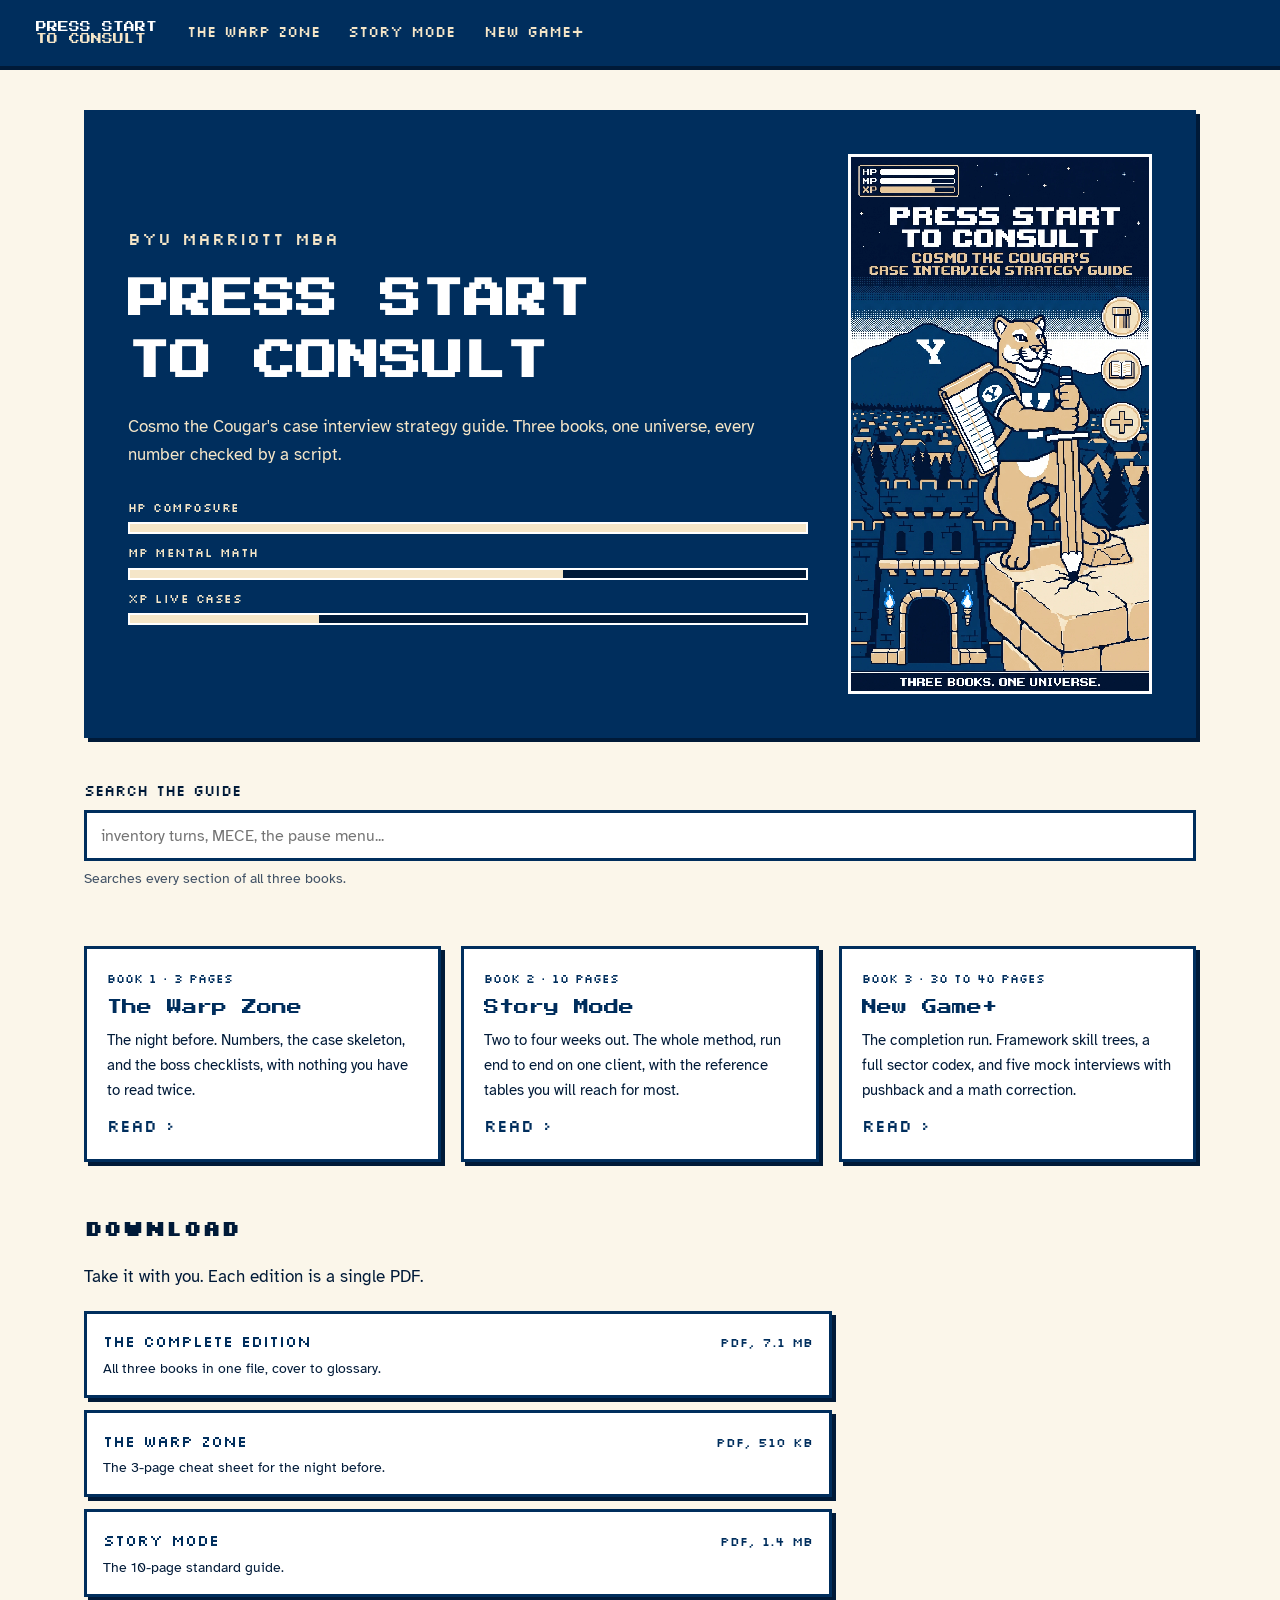
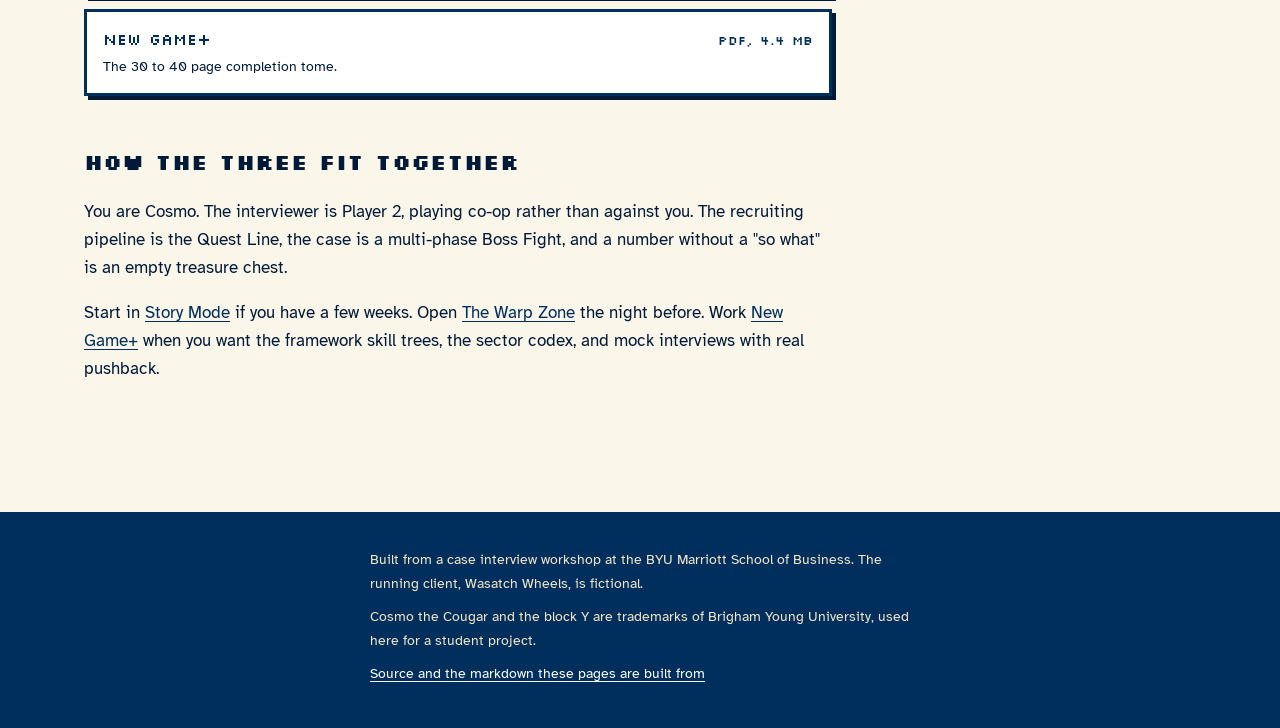
<file: docs/index.html>
<!DOCTYPE html>
<html lang="en">
<head>
<meta charset="utf-8">
<meta name="viewport" content="width=device-width, initial-scale=1">
<title>Press Start to Consult</title>
<meta name="description" content="A case interview strategy guide for BYU Marriott MBA students, written as a 16-bit retro game guide.">
<meta name="color-scheme" content="light">
<link rel="preconnect" href="https://fonts.googleapis.com">
<link rel="preconnect" href="https://fonts.gstatic.com" crossorigin>
<link rel="stylesheet" href="https://fonts.googleapis.com/css2?family=Press+Start+2P&family=Silkscreen:wght@400;700&family=Atkinson+Hyperlegible:ital,wght@0,400;0,700;1,400&display=swap">
<link rel="stylesheet" href="assets/site.css?v=297ae7fdb3">
<link rel="icon" href="assets/favicon.svg?v=1849ee4762" type="image/svg+xml">
</head>
<body>
<a class="skip" href="#main">Skip to content</a>
<header class="topbar">
<nav class="topbar__inner" aria-label="Books">
<a class="brand" href="index.html"><span class="brand__press">PRESS START</span><span class="brand__to">TO CONSULT</span></a>
<button class="books-toggle" aria-expanded="false" aria-controls="books-menu">
<span class="books-toggle__bars" aria-hidden="true"><i></i><i></i><i></i></span>
<span class="books-toggle__text">Books</span>
</button>
<ul class="topbar__links" id="books-menu">
<li><a href="warp-zone.html">The Warp Zone</a></li>
<li><a href="story-mode.html">Story Mode</a></li>
<li><a href="new-game-plus.html">New Game+</a></li>
</ul>
</nav>
</header>
<main id="main" class="home" tabindex="-1" data-search="assets/search-index.json?v=98ea5bb003">
<section class="hero">
<div class="hero__text">
<p class="hero__kicker">BYU Marriott MBA</p>
<h1 class="hero__title">PRESS START<br>TO CONSULT</h1>
<p class="hero__sub">Cosmo the Cougar's case interview strategy guide. Three books, one universe, every number checked by a script.</p>
<div class="hero__hud" aria-hidden="true">
<span class="bar"><b>HP composure</b><span class="bar__track"><i style="width:100%"></i></span></span>
<span class="bar"><b>MP mental math</b><span class="bar__track"><i style="width:64%"></i></span></span>
<span class="bar"><b>XP live cases</b><span class="bar__track"><i style="width:28%"></i></span></span>
</div>
</div>
<figure class="hero__cover"><picture><source type="image/webp" srcset="assets/art/Cosmo_BoxArt_Cover_01.webp"><img src="assets/art/Cosmo_BoxArt_Cover_01.jpg" alt="Box cover: Cosmo with a pencil-sword at the Tanner Building, Y Mountain behind, titled Press Start to Consult" width="1536" height="2752" loading="eager" fetchpriority="high" decoding="sync"></picture></figure>
</section>
<div class="search">
<label class="search__label" for="q">Search the guide</label>
<input id="q" type="search" class="search__input" placeholder="inventory turns, MECE, the pause menu..." autocomplete="off" aria-describedby="search-help">
<p id="search-help" class="search__help">Searches every section of all three books.</p>
<ul id="results" class="results" aria-live="polite"></ul>
</div>
<section class="cards" aria-label="The three books">
<a class="card" href="warp-zone.html">
<span class="card__tag">Book 1 &middot; 3 pages</span>
<span class="card__title">The Warp Zone</span>
<span class="card__blurb">The night before. Numbers, the case skeleton, and the boss checklists, with nothing you have to read twice.</span>
<span class="card__go">Read<span aria-hidden="true"> &rsaquo;</span></span>
</a>
<a class="card" href="story-mode.html">
<span class="card__tag">Book 2 &middot; 10 pages</span>
<span class="card__title">Story Mode</span>
<span class="card__blurb">Two to four weeks out. The whole method, run end to end on one client, with the reference tables you will reach for most.</span>
<span class="card__go">Read<span aria-hidden="true"> &rsaquo;</span></span>
</a>
<a class="card" href="new-game-plus.html">
<span class="card__tag">Book 3 &middot; 30 to 40 pages</span>
<span class="card__title">New Game+</span>
<span class="card__blurb">The completion run. Framework skill trees, a full sector codex, and five mock interviews with pushback and a math correction.</span>
<span class="card__go">Read<span aria-hidden="true"> &rsaquo;</span></span>
</a>
</section>
<section class="downloads" aria-labelledby="dl-h">
<h2 id="dl-h">Download</h2>
<p>Take it with you. Each edition is a single PDF.</p>
<ul class="dl-list">
<li class="dl"><a class="dl__link" href="downloads/press-start-to-consult-complete.pdf" download><span class="dl__name">The Complete Edition</span><span class="dl__note">All three books in one file, cover to glossary.</span><span class="dl__meta">PDF, 7.1 MB</span></a></li>
<li class="dl"><a class="dl__link" href="downloads/press-start-to-consult-warp-zone.pdf" download><span class="dl__name">The Warp Zone</span><span class="dl__note">The 3-page cheat sheet for the night before.</span><span class="dl__meta">PDF, 510 KB</span></a></li>
<li class="dl"><a class="dl__link" href="downloads/press-start-to-consult-story-mode.pdf" download><span class="dl__name">Story Mode</span><span class="dl__note">The 10-page standard guide.</span><span class="dl__meta">PDF, 1.4 MB</span></a></li>
<li class="dl"><a class="dl__link" href="downloads/press-start-to-consult-new-game-plus.pdf" download><span class="dl__name">New Game+</span><span class="dl__note">The 30 to 40 page completion tome.</span><span class="dl__meta">PDF, 4.4 MB</span></a></li>
</ul>
</section>
<section class="how">
<h2>How the three fit together</h2>
<p>You are Cosmo. The interviewer is Player 2, playing co-op rather than against you. The recruiting pipeline is the Quest Line, the case is a multi-phase Boss Fight, and a number without a "so what" is an empty treasure chest.</p>
<p>Start in <a href="story-mode.html">Story Mode</a> if you have a few weeks. Open <a href="warp-zone.html">The Warp Zone</a> the night before. Work <a href="new-game-plus.html">New Game+</a> when you want the framework skill trees, the sector codex, and mock interviews with real pushback.</p>
</section>
</main>
<footer class="foot">
<p>Built from a case interview workshop at the BYU Marriott School of Business. The running client, Wasatch Wheels, is fictional.</p>
<p>Cosmo the Cougar and the block Y are trademarks of Brigham Young University, used here for a student project.</p>
<p><a href="https://github.com/FlamingPanda101/Press-Start-to-Consult">Source and the markdown these pages are built from</a></p>
</footer>
<script src="assets/site.js?v=cc9ef391ba" defer></script>
</body>
</html>
</file>
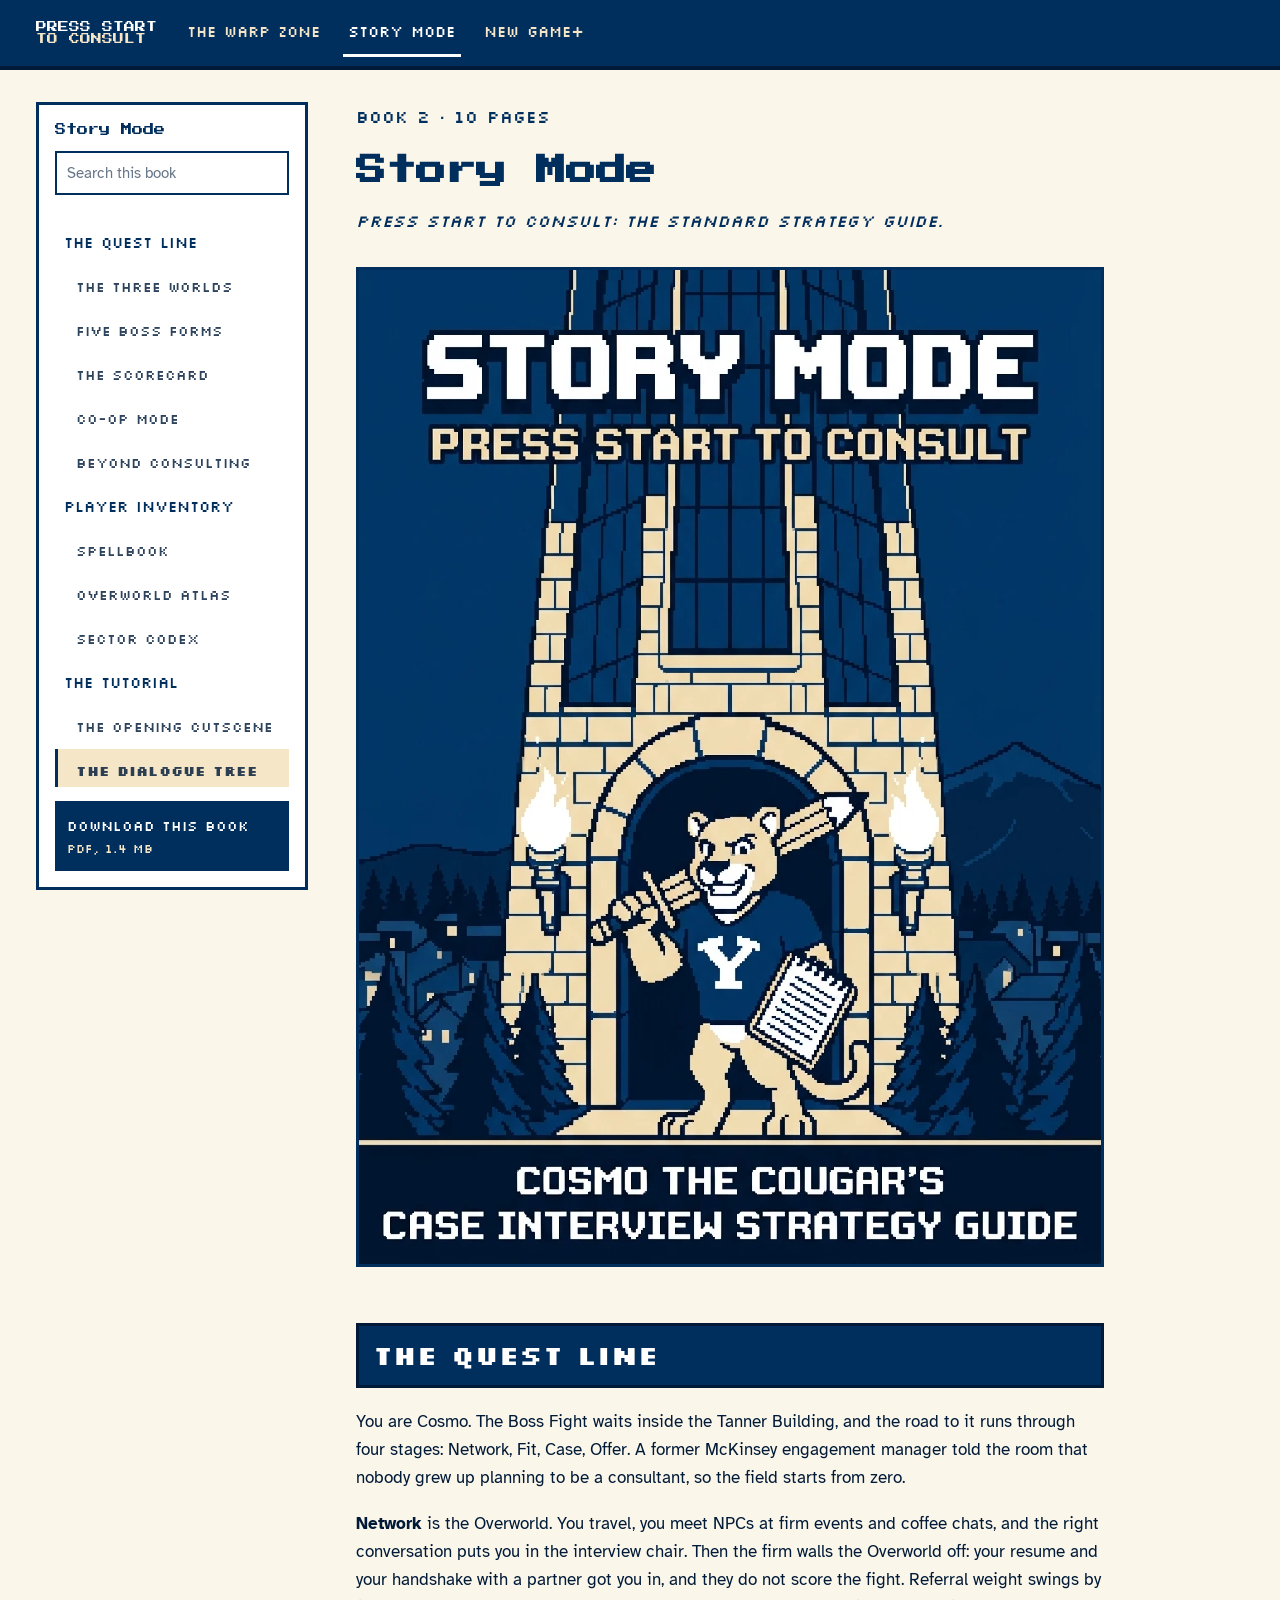
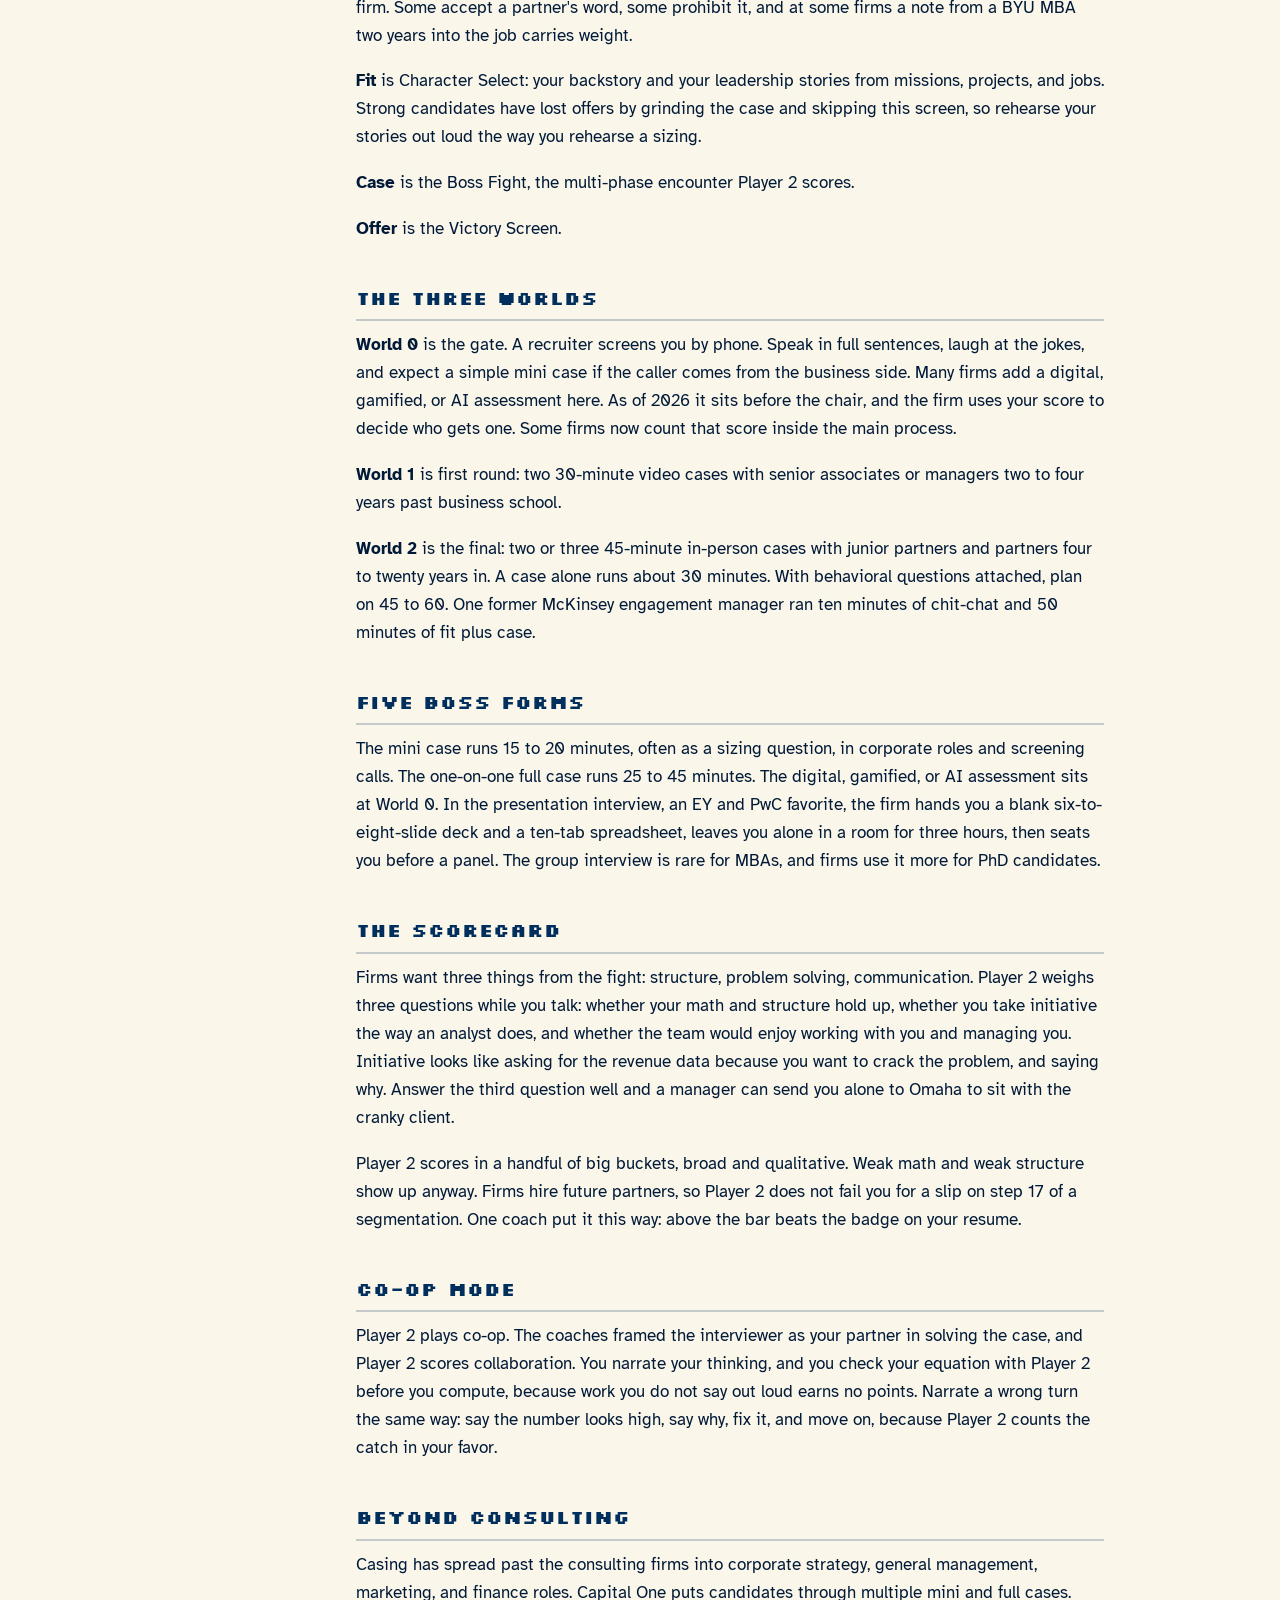
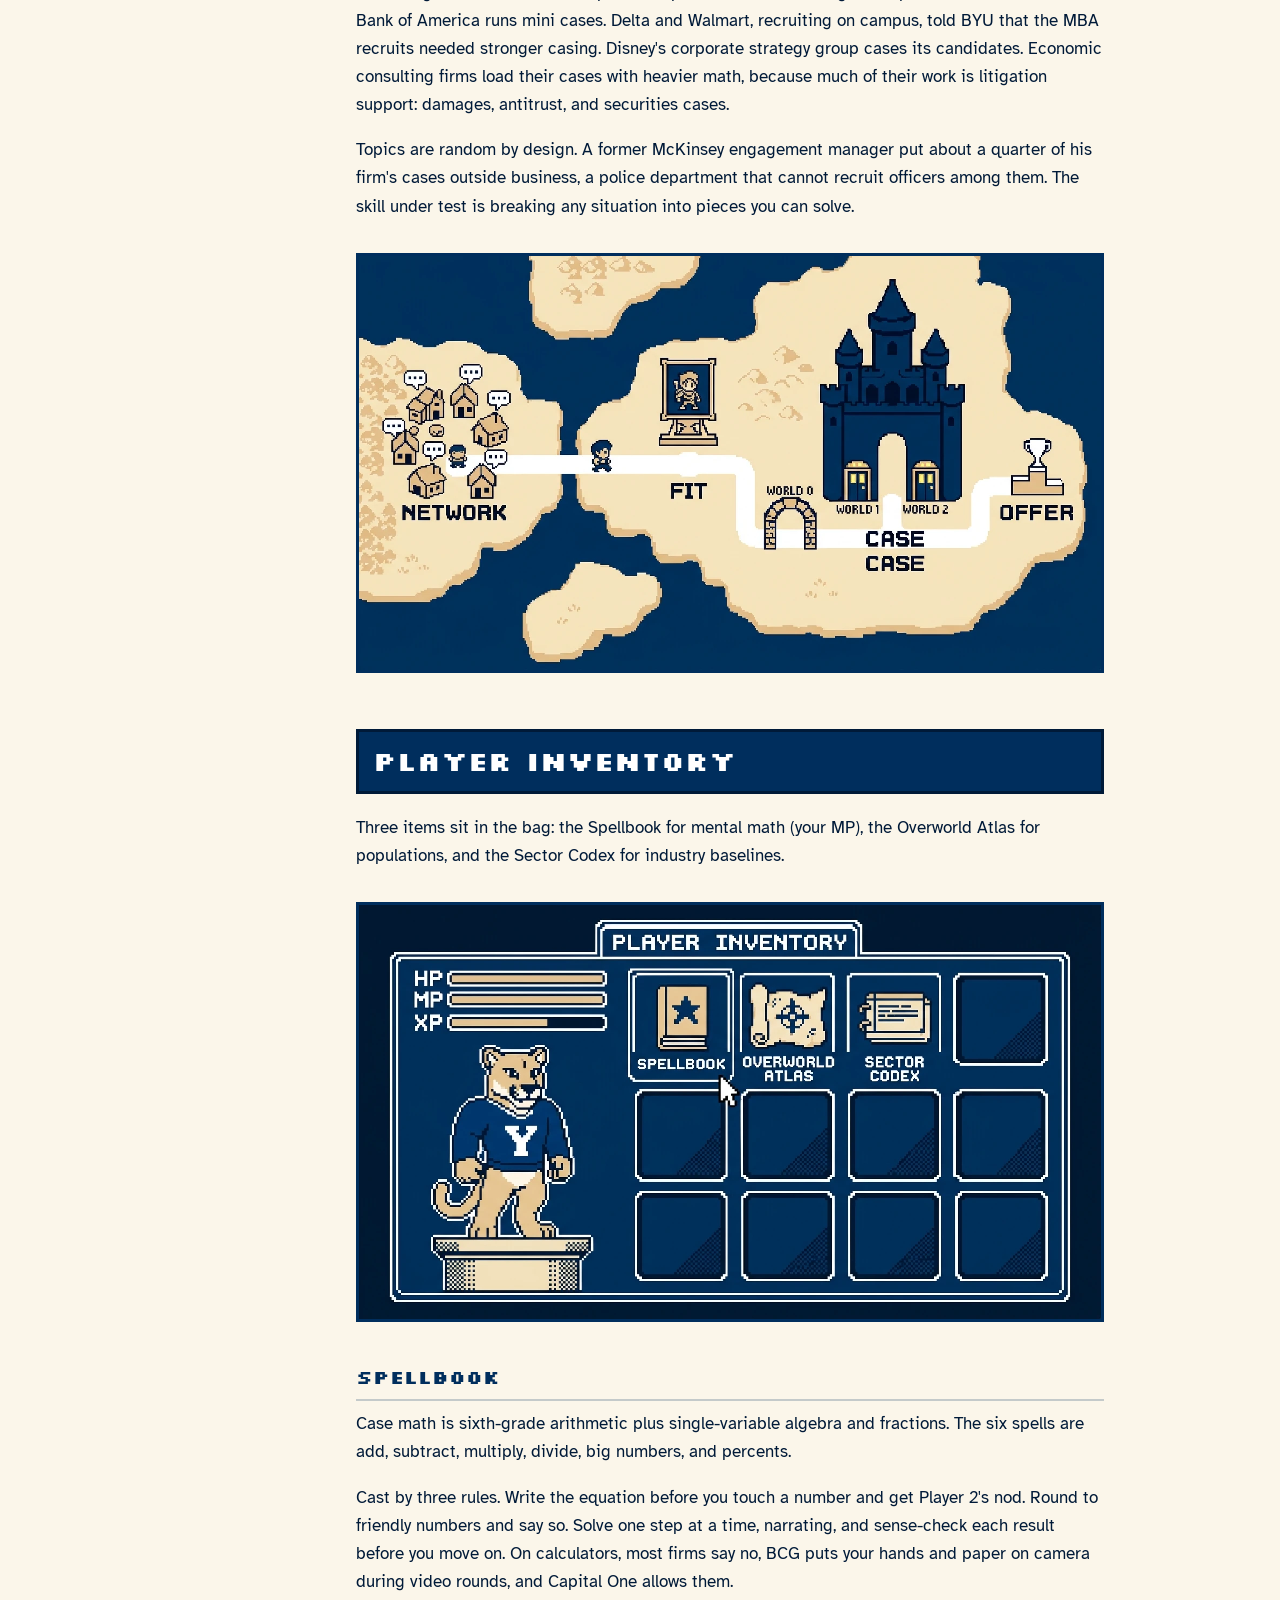
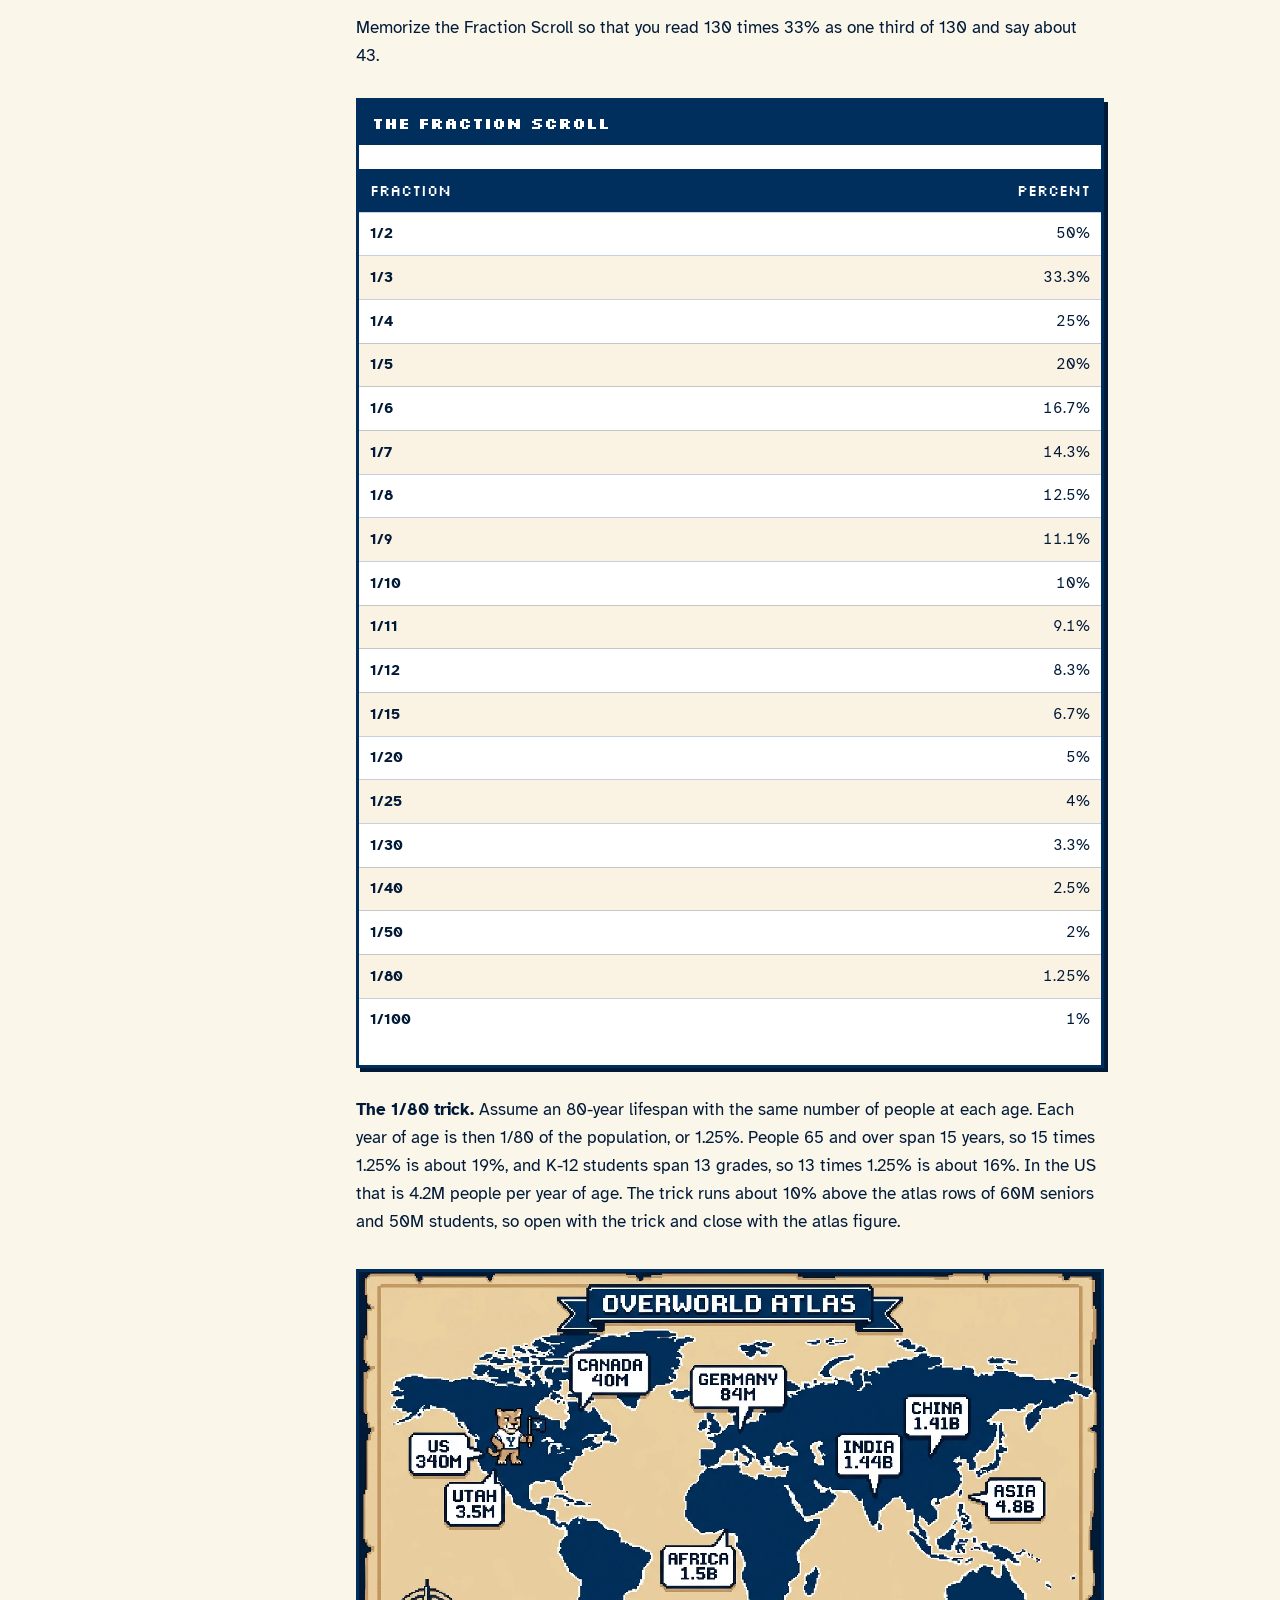
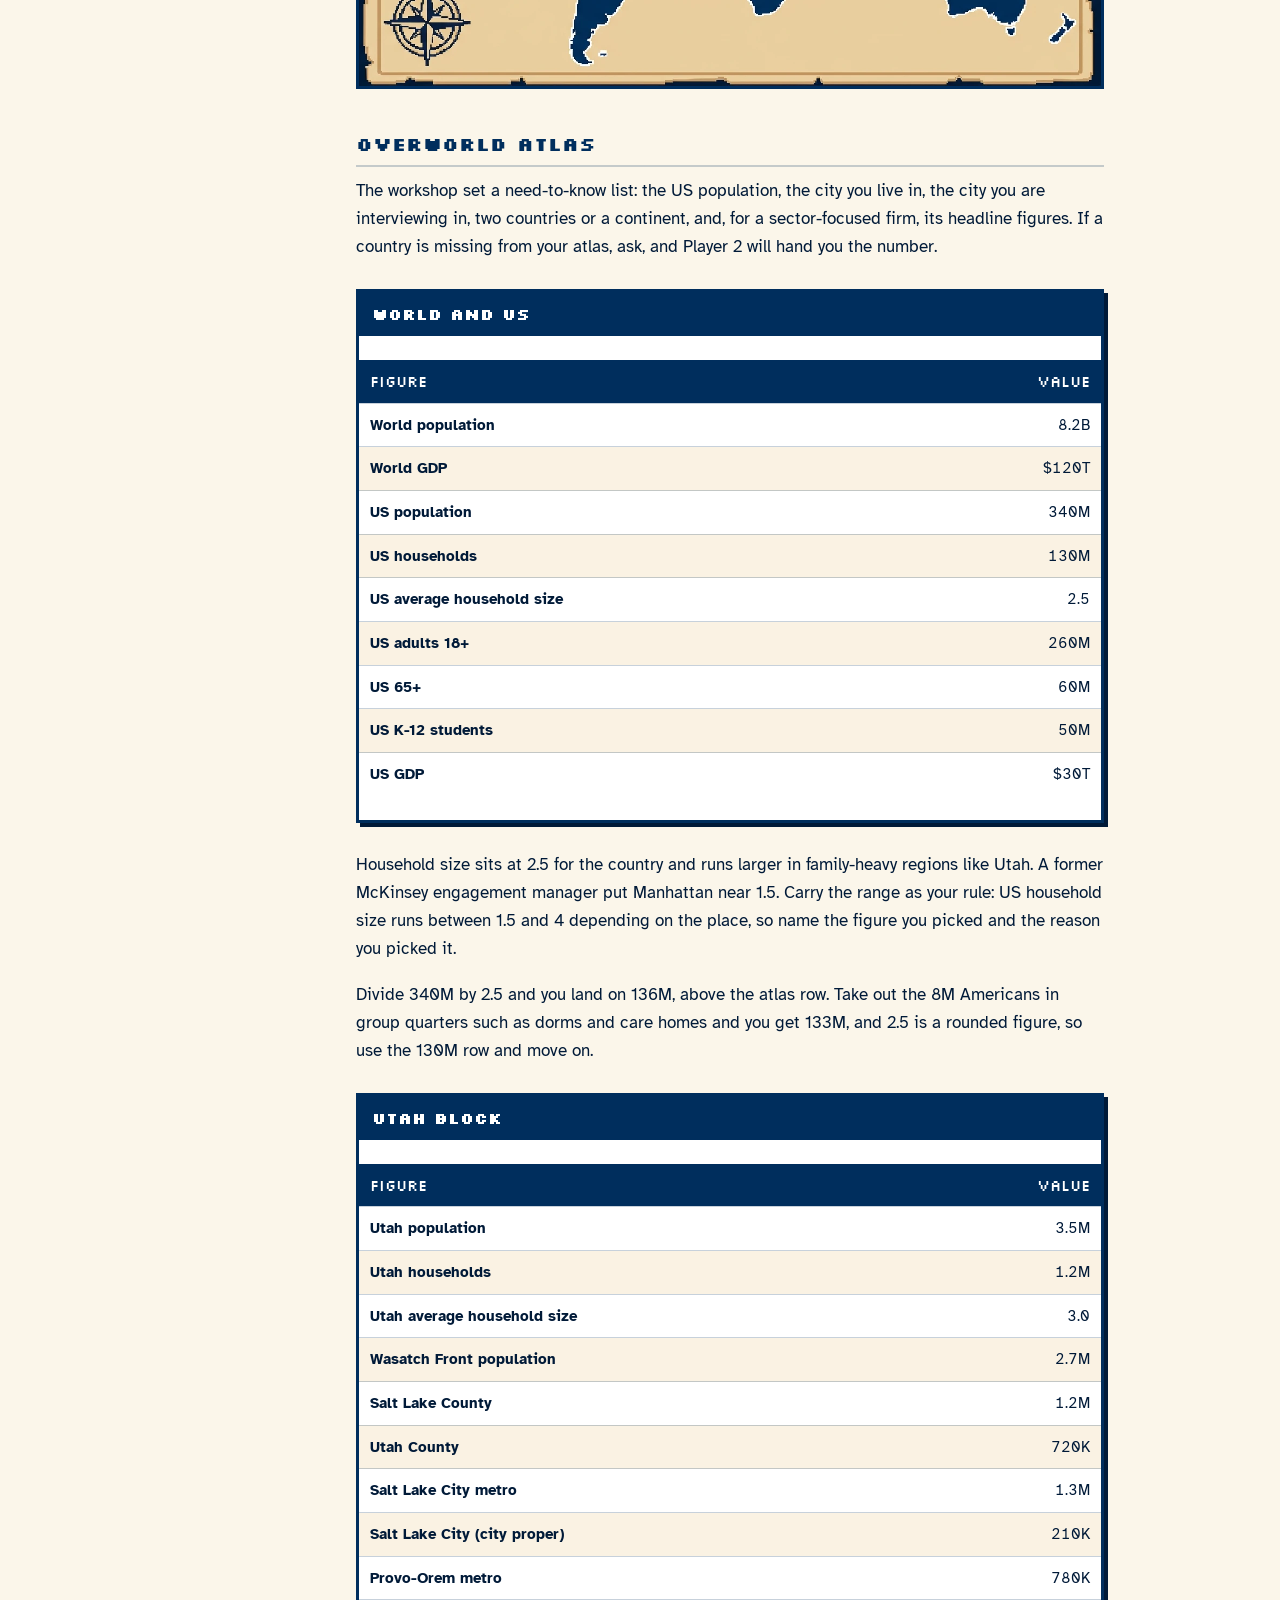
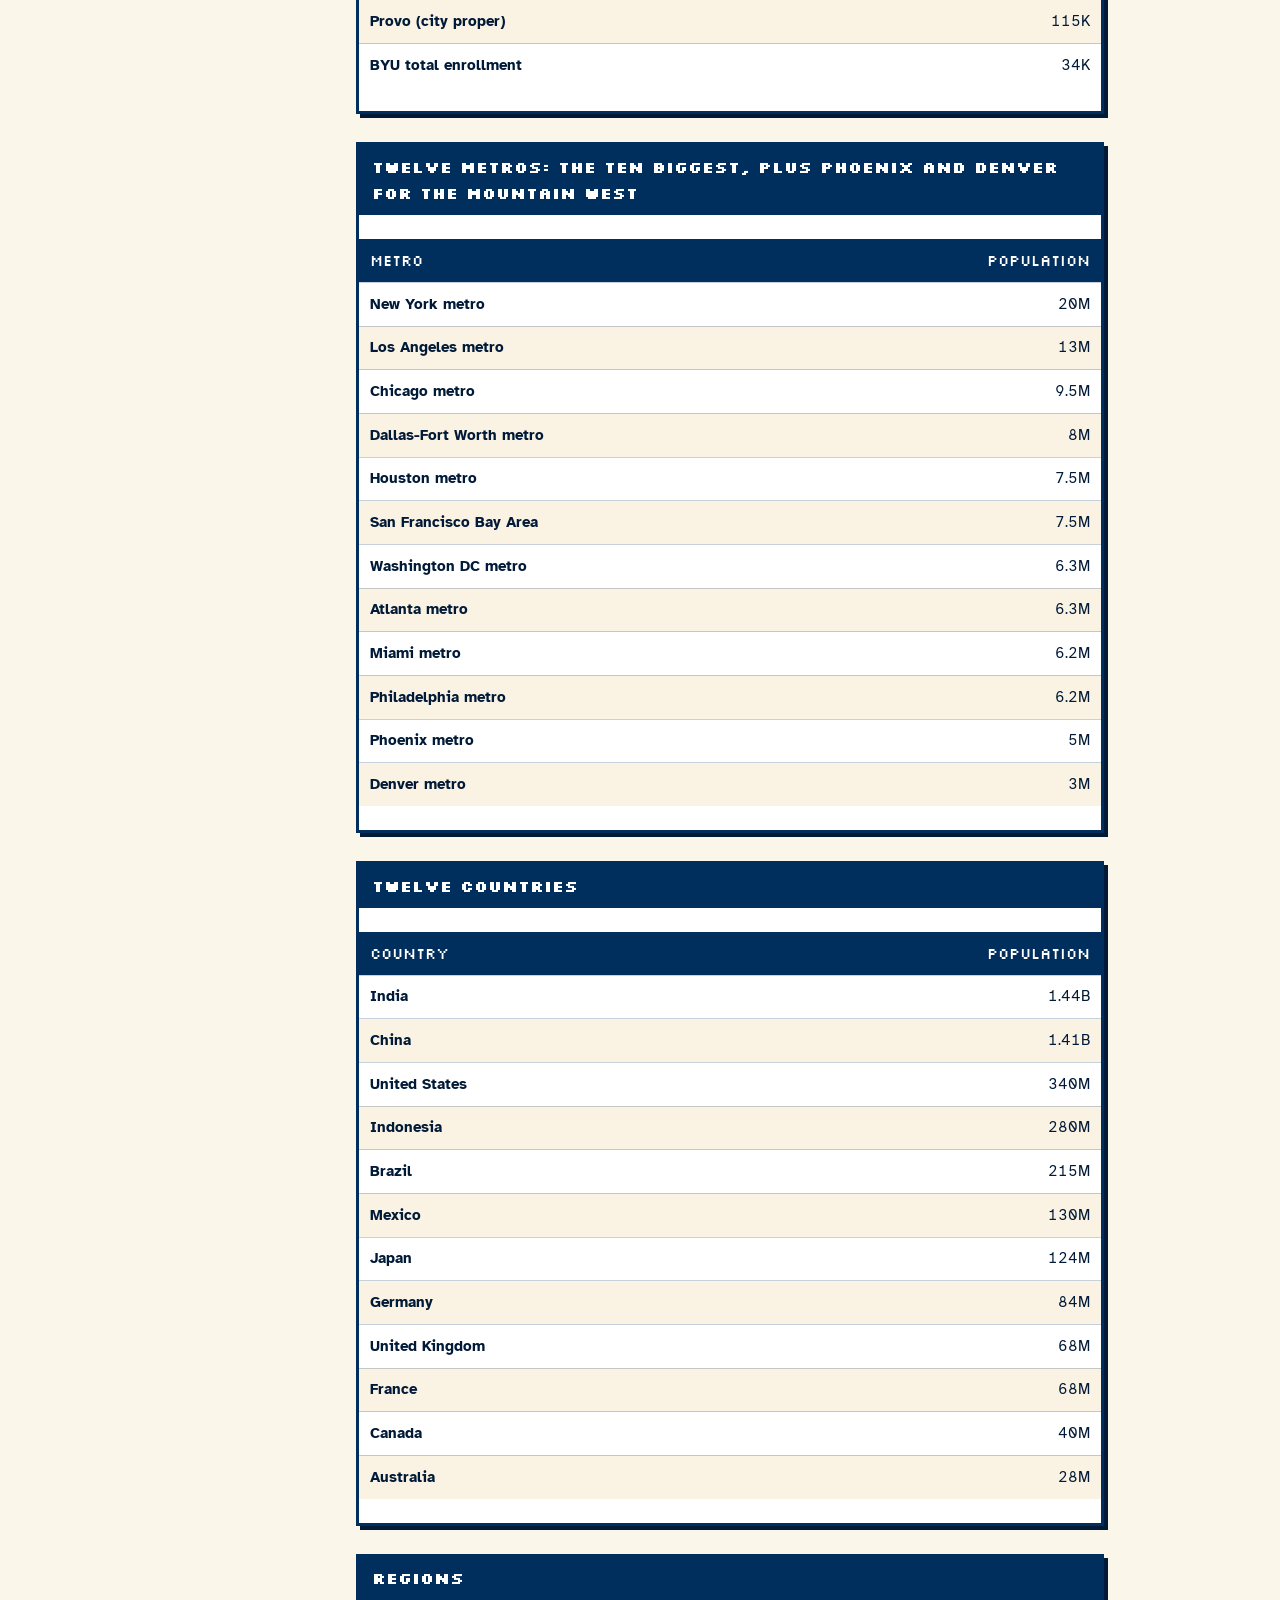
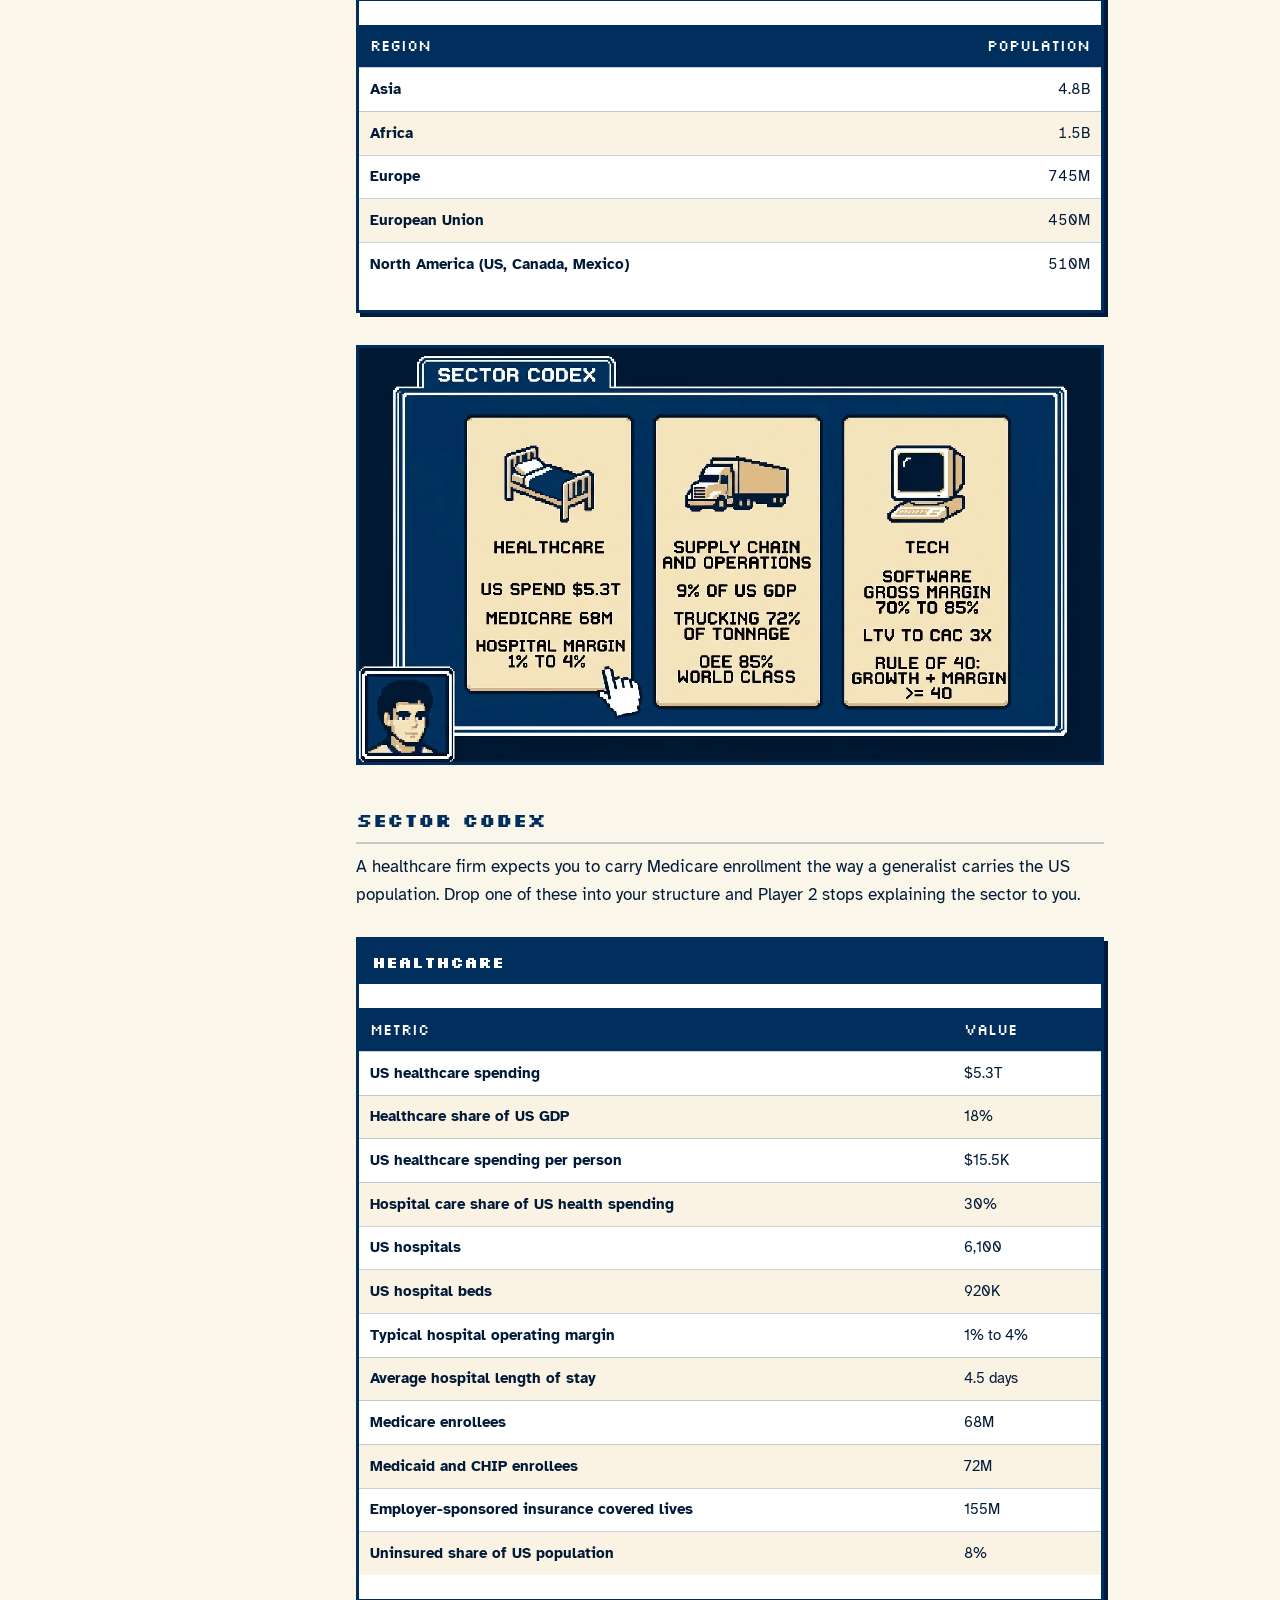
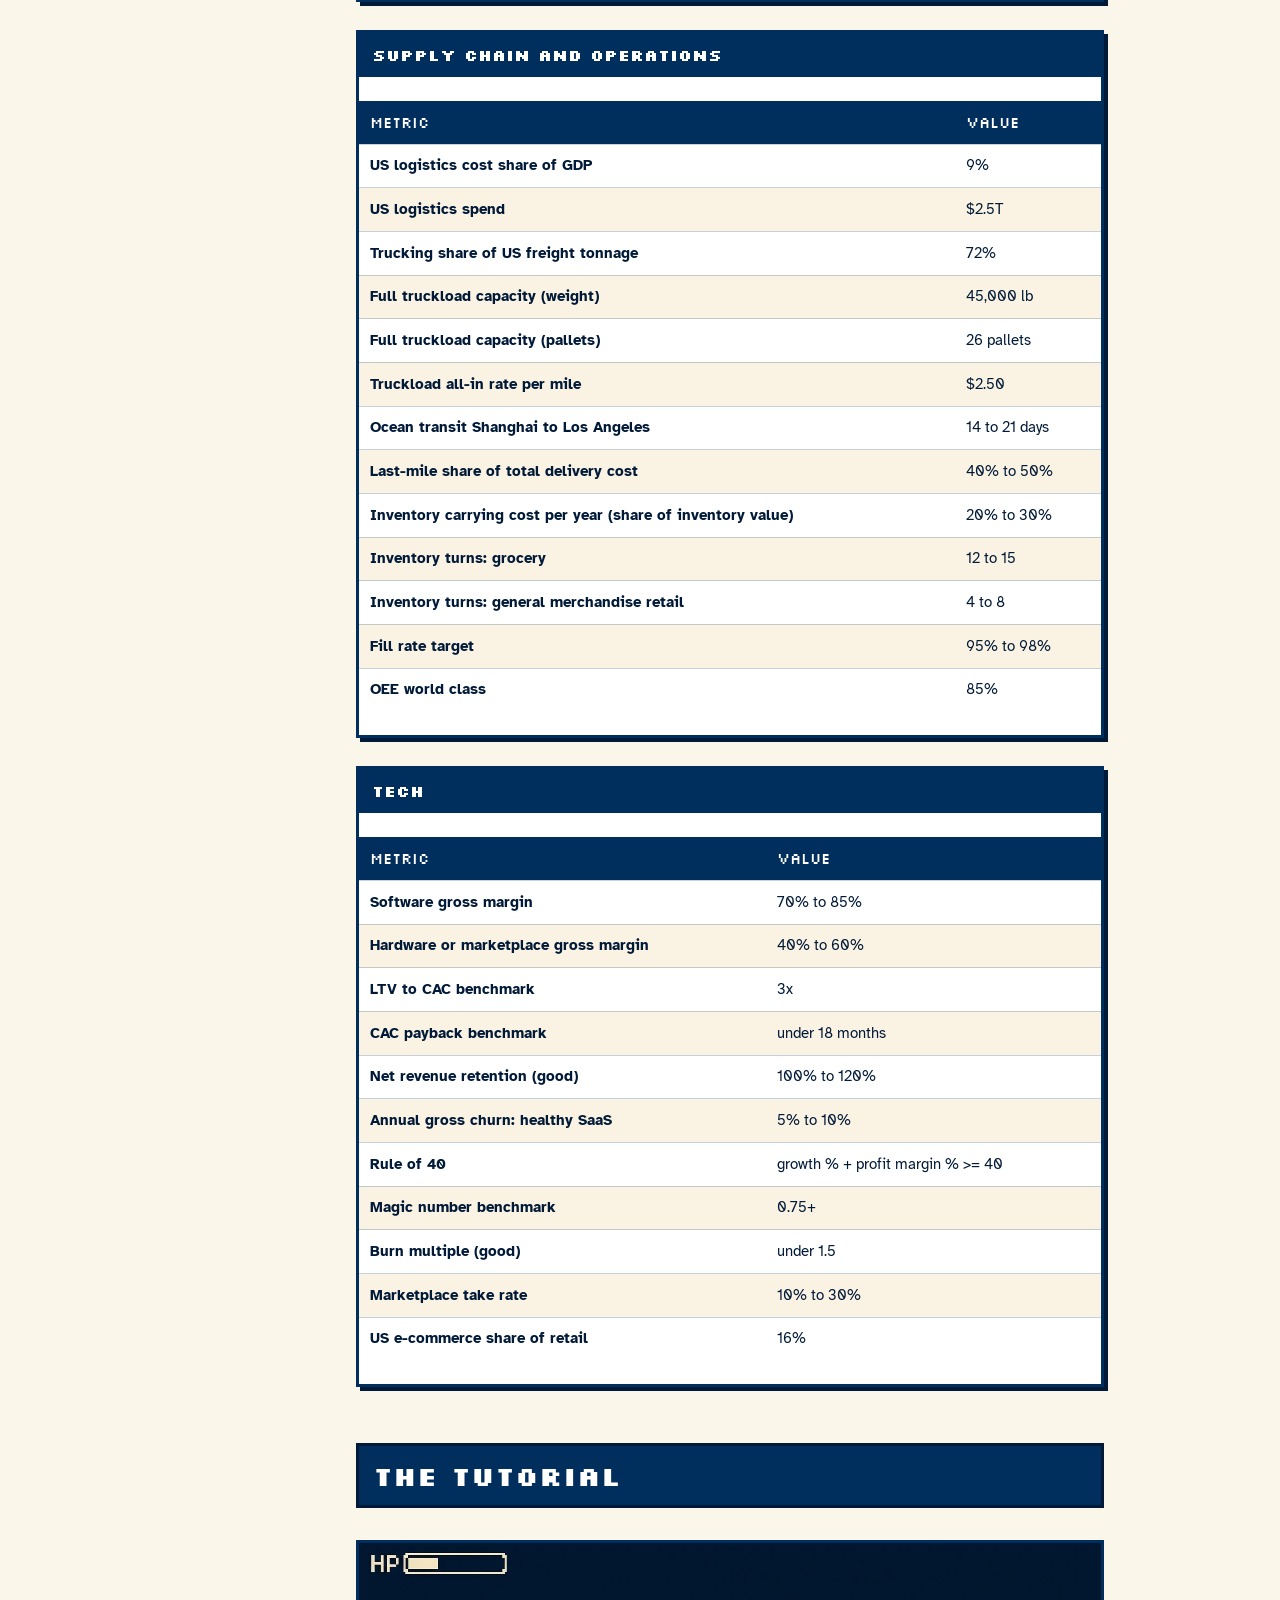
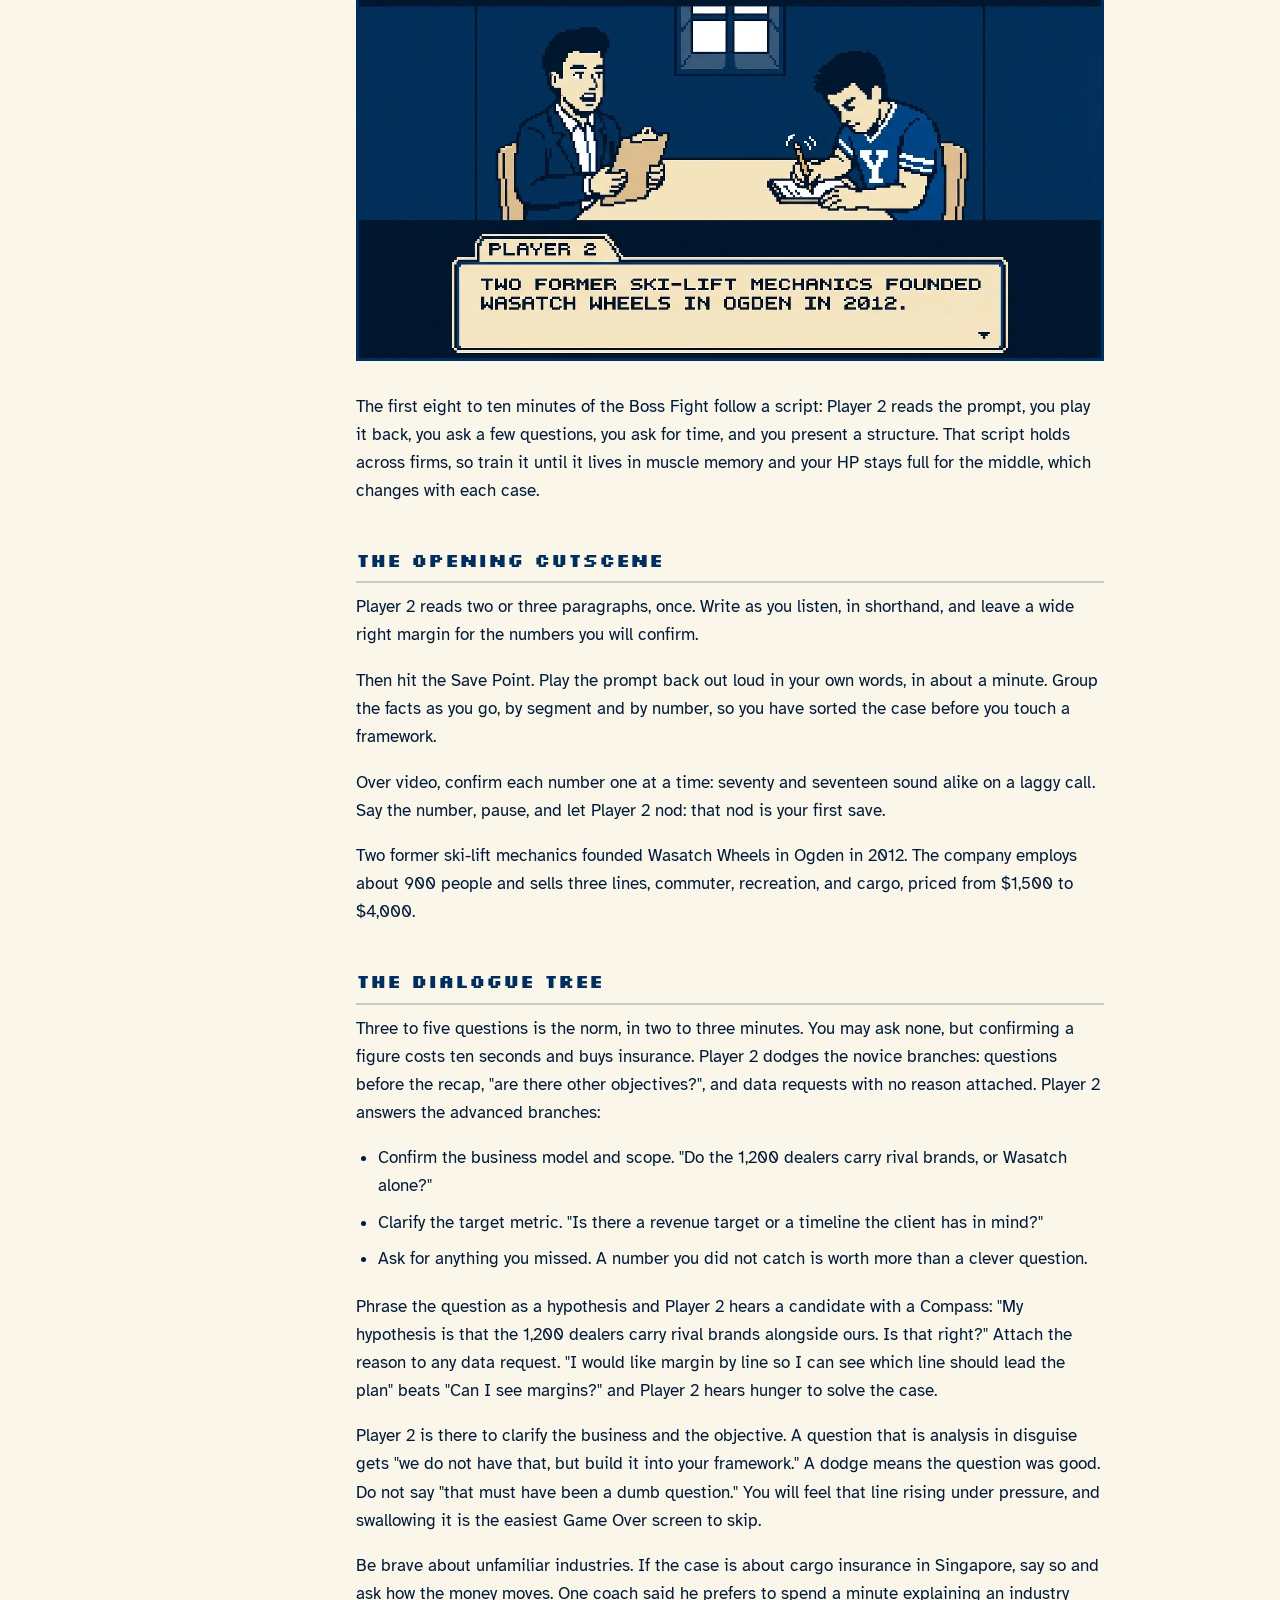
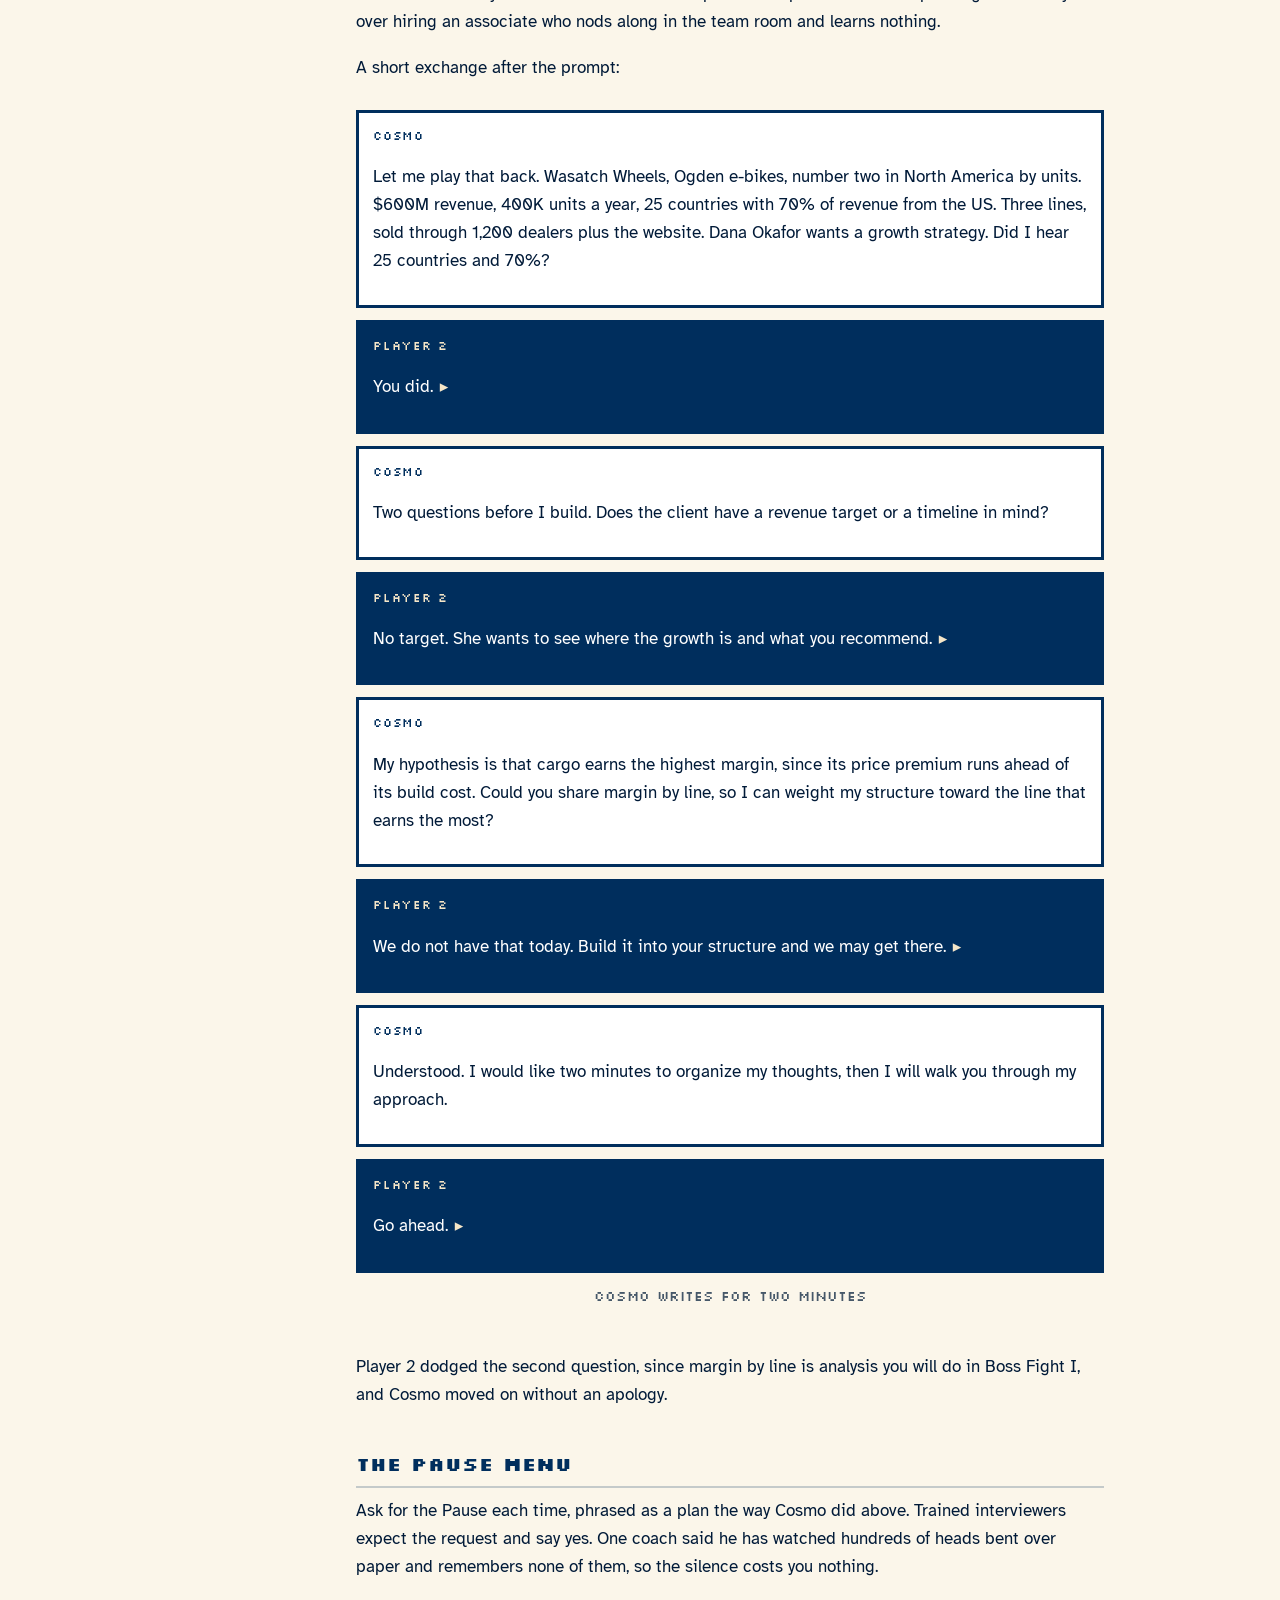
<file: docs/story-mode.html>
<!DOCTYPE html>
<html lang="en">
<head>
<meta charset="utf-8">
<meta name="viewport" content="width=device-width, initial-scale=1">
<title>Story Mode | Press Start to Consult</title>
<meta name="description" content="Two to four weeks out. The whole method, run end to end on one client, with the reference tables you will reach for most.">
<meta name="color-scheme" content="light">
<link rel="preconnect" href="https://fonts.googleapis.com">
<link rel="preconnect" href="https://fonts.gstatic.com" crossorigin>
<link rel="stylesheet" href="https://fonts.googleapis.com/css2?family=Press+Start+2P&family=Silkscreen:wght@400;700&family=Atkinson+Hyperlegible:ital,wght@0,400;0,700;1,400&display=swap">
<link rel="stylesheet" href="assets/site.css?v=297ae7fdb3">
<link rel="icon" href="assets/favicon.svg?v=1849ee4762" type="image/svg+xml">
</head>
<body>
<a class="skip" href="#main">Skip to content</a>
<header class="topbar">
<nav class="topbar__inner" aria-label="Books">
<a class="brand" href="index.html"><span class="brand__press">PRESS START</span><span class="brand__to">TO CONSULT</span></a>
<button class="books-toggle" aria-expanded="false" aria-controls="books-menu">
<span class="books-toggle__bars" aria-hidden="true"><i></i><i></i><i></i></span>
<span class="books-toggle__text">Books</span>
</button>
<ul class="topbar__links" id="books-menu">
<li><a href="warp-zone.html">The Warp Zone</a></li>
<li><a href="story-mode.html" aria-current="page">Story Mode</a></li>
<li><a href="new-game-plus.html">New Game+</a></li>
</ul>
</nav>
</header>
<div class="shell">
<button class="toc-toggle" aria-expanded="false" aria-controls="toc">Contents</button>
<nav class="toc" id="toc" aria-label="Sections in this book" data-book="Story Mode" data-search="assets/search-index.json?v=98ea5bb003">
<p class="toc__head">Story Mode</p>
<div class="toc__search">
<label class="toc__search-label" for="bq">Search Story Mode</label>
<input id="bq" type="search" class="toc__search-input" placeholder="Search this book" autocomplete="off" aria-describedby="bq-status">
<p id="bq-status" class="toc__search-status" role="status" aria-live="polite"></p>
</div>
<ol class="toc__list">
<li class="toc__l2"><a href="#the-quest-line">The Quest Line</a></li>
<li class="toc__l3"><a href="#the-three-worlds">The three worlds</a></li>
<li class="toc__l3"><a href="#five-boss-forms">Five boss forms</a></li>
<li class="toc__l3"><a href="#the-scorecard">The scorecard</a></li>
<li class="toc__l3"><a href="#co-op-mode">Co-op mode</a></li>
<li class="toc__l3"><a href="#beyond-consulting">Beyond consulting</a></li>
<li class="toc__l2"><a href="#player-inventory">Player Inventory</a></li>
<li class="toc__l3"><a href="#spellbook">Spellbook</a></li>
<li class="toc__l3"><a href="#overworld-atlas">Overworld Atlas</a></li>
<li class="toc__l3"><a href="#sector-codex">Sector Codex</a></li>
<li class="toc__l2"><a href="#the-tutorial">The Tutorial</a></li>
<li class="toc__l3"><a href="#the-opening-cutscene">The Opening Cutscene</a></li>
<li class="toc__l3"><a href="#the-dialogue-tree">The Dialogue Tree</a></li>
<li class="toc__l3"><a href="#the-pause-menu">The Pause Menu</a></li>
<li class="toc__l3"><a href="#the-quest-map">The Quest Map</a></li>
<li class="toc__l2"><a href="#boss-encounters">Boss Encounters</a></li>
<li class="toc__l3"><a href="#boss-fight-i-the-number-cruncher">Boss Fight I: The Number Cruncher</a></li>
<li class="toc__l3"><a href="#boss-fight-ii-the-idea-hydra">Boss Fight II: The Idea Hydra</a></li>
<li class="toc__l3"><a href="#final-boss-the-chairlift">Final Boss: The Chairlift</a></li>
<li class="toc__l2"><a href="#training-grounds">Training Grounds</a></li>
</ol>
<ul class="toc__results" hidden></ul>
<a class="toc__pdf" href="downloads/press-start-to-consult-story-mode.pdf" download><span class="toc__pdf-label">Download this book</span><span class="toc__pdf-meta">PDF, 1.4 MB</span></a>
</nav>
<main id="main" class="book" tabindex="-1" aria-label="Story Mode">
<p class="book__tag">Book 2 &middot; 10 pages</p>
<h1 class="book__title">Story Mode</h1>
<p class="subtitle"><em>Press Start to Consult: the standard strategy guide.</em></p>
<figure class="art" style="--ar:896/1200"><picture><source type="image/webp" srcset="assets/art/Cosmo_StoryMode_Cover_01.webp"><img src="assets/art/Cosmo_StoryMode_Cover_01.jpg" alt="Story Mode cover: Cosmo at the Tanner Building arch with a pencil-sword and notepad shield" width="896" height="1200" loading="eager" fetchpriority="high" decoding="sync"></picture></figure>
<h2 id="the-quest-line" class="h2"><a class="anchor" href="#the-quest-line" aria-label="Link to this section">#</a>The Quest Line</h2>
<p>You are Cosmo. The Boss Fight waits inside the Tanner Building, and the road to it runs through four stages: Network, Fit, Case, Offer. A former McKinsey engagement manager told the room that nobody grew up planning to be a consultant, so the field starts from zero.</p>
<p><strong>Network</strong> is the Overworld. You travel, you meet NPCs at firm events and coffee chats, and the right conversation puts you in the interview chair. Then the firm walls the Overworld off: your resume and your handshake with a partner got you in, and they do not score the fight. Referral weight swings by firm. Some accept a partner's word, some prohibit it, and at some firms a note from a BYU MBA two years into the job carries weight.</p>
<p><strong>Fit</strong> is Character Select: your backstory and your leadership stories from missions, projects, and jobs. Strong candidates have lost offers by grinding the case and skipping this screen, so rehearse your stories out loud the way you rehearse a sizing.</p>
<p><strong>Case</strong> is the Boss Fight, the multi-phase encounter Player 2 scores.</p>
<p><strong>Offer</strong> is the Victory Screen.</p>
<h3 id="the-three-worlds" class="h3"><a class="anchor" href="#the-three-worlds" aria-label="Link to this section">#</a>The three worlds</h3>
<p><strong>World 0</strong> is the gate. A recruiter screens you by phone. Speak in full sentences, laugh at the jokes, and expect a simple mini case if the caller comes from the business side. Many firms add a digital, gamified, or AI assessment here. As of 2026 it sits before the chair, and the firm uses your score to decide who gets one. Some firms now count that score inside the main process.</p>
<p><strong>World 1</strong> is first round: two 30-minute video cases with senior associates or managers two to four years past business school.</p>
<p><strong>World 2</strong> is the final: two or three 45-minute in-person cases with junior partners and partners four to twenty years in. A case alone runs about 30 minutes. With behavioral questions attached, plan on 45 to 60. One former McKinsey engagement manager ran ten minutes of chit-chat and 50 minutes of fit plus case.</p>
<h3 id="five-boss-forms" class="h3"><a class="anchor" href="#five-boss-forms" aria-label="Link to this section">#</a>Five boss forms</h3>
<p>The mini case runs 15 to 20 minutes, often as a sizing question, in corporate roles and screening calls. The one-on-one full case runs 25 to 45 minutes. The digital, gamified, or AI assessment sits at World 0. In the presentation interview, an EY and PwC favorite, the firm hands you a blank six-to-eight-slide deck and a ten-tab spreadsheet, leaves you alone in a room for three hours, then seats you before a panel. The group interview is rare for MBAs, and firms use it more for PhD candidates.</p>
<h3 id="the-scorecard" class="h3"><a class="anchor" href="#the-scorecard" aria-label="Link to this section">#</a>The scorecard</h3>
<p>Firms want three things from the fight: structure, problem solving, communication. Player 2 weighs three questions while you talk: whether your math and structure hold up, whether you take initiative the way an analyst does, and whether the team would enjoy working with you and managing you. Initiative looks like asking for the revenue data because you want to crack the problem, and saying why. Answer the third question well and a manager can send you alone to Omaha to sit with the cranky client.</p>
<p>Player 2 scores in a handful of big buckets, broad and qualitative. Weak math and weak structure show up anyway. Firms hire future partners, so Player 2 does not fail you for a slip on step 17 of a segmentation. One coach put it this way: above the bar beats the badge on your resume.</p>
<h3 id="co-op-mode" class="h3"><a class="anchor" href="#co-op-mode" aria-label="Link to this section">#</a>Co-op mode</h3>
<p>Player 2 plays co-op. The coaches framed the interviewer as your partner in solving the case, and Player 2 scores collaboration. You narrate your thinking, and you check your equation with Player 2 before you compute, because work you do not say out loud earns no points. Narrate a wrong turn the same way: say the number looks high, say why, fix it, and move on, because Player 2 counts the catch in your favor.</p>
<h3 id="beyond-consulting" class="h3"><a class="anchor" href="#beyond-consulting" aria-label="Link to this section">#</a>Beyond consulting</h3>
<p>Casing has spread past the consulting firms into corporate strategy, general management, marketing, and finance roles. Capital One puts candidates through multiple mini and full cases. Bank of America runs mini cases. Delta and Walmart, recruiting on campus, told BYU that the MBA recruits needed stronger casing. Disney's corporate strategy group cases its candidates. Economic consulting firms load their cases with heavier math, because much of their work is litigation support: damages, antitrust, and securities cases.</p>
<p>Topics are random by design. A former McKinsey engagement manager put about a quarter of his firm's cases outside business, a police department that cannot recruit officers among them. The skill under test is breaking any situation into pieces you can solve.</p>
<figure class="art" style="--ar:1376/768"><picture><source type="image/webp" srcset="assets/art/Cosmo_QuestLine_Map_01.webp"><img src="assets/art/Cosmo_QuestLine_Map_01.jpg" alt="Overworld map: a white road through NETWORK, FIT, CASE and OFFER with the WORLD 0 gate" width="1376" height="768" loading="lazy" decoding="async"></picture></figure>
<h2 id="player-inventory" class="h2"><a class="anchor" href="#player-inventory" aria-label="Link to this section">#</a>Player Inventory</h2>
<p>Three items sit in the bag: the Spellbook for mental math (your MP), the Overworld Atlas for populations, and the Sector Codex for industry baselines.</p>
<figure class="art" style="--ar:1376/768"><picture><source type="image/webp" srcset="assets/art/Cosmo_Inventory_Screen_01.webp"><img src="assets/art/Cosmo_Inventory_Screen_01.jpg" alt="Inventory screen: Cosmo on a pedestal beside HP, MP and XP bars and a 3 by 3 item grid" width="1376" height="768" loading="lazy" decoding="async"></picture></figure>
<h3 id="spellbook" class="h3"><a class="anchor" href="#spellbook" aria-label="Link to this section">#</a>Spellbook</h3>
<p>Case math is sixth-grade arithmetic plus single-variable algebra and fractions. The six spells are add, subtract, multiply, divide, big numbers, and percents.</p>
<p>Cast by three rules. Write the equation before you touch a number and get Player 2's nod. Round to friendly numbers and say so. Solve one step at a time, narrating, and sense-check each result before you move on. On calculators, most firms say no, BCG puts your hands and paper on camera during video rounds, and Capital One allows them.</p>
<p>Memorize the Fraction Scroll so that you read 130 times 33% as one third of 130 and say about 43.</p>
<section class="panel"><h4 class="panel__title" id="the-fraction-scroll">The Fraction Scroll</h4><div class="table-wrap" tabindex="0" role="region" aria-label="Reference table, scrolls horizontally"><table><thead><tr><th scope="col">Fraction</th><th scope="col" class="num">Percent</th></tr></thead><tbody><tr><th scope="row">1/2</th><td class="num">50%</td></tr><tr><th scope="row">1/3</th><td class="num">33.3%</td></tr><tr><th scope="row">1/4</th><td class="num">25%</td></tr><tr><th scope="row">1/5</th><td class="num">20%</td></tr><tr><th scope="row">1/6</th><td class="num">16.7%</td></tr><tr><th scope="row">1/7</th><td class="num">14.3%</td></tr><tr><th scope="row">1/8</th><td class="num">12.5%</td></tr><tr><th scope="row">1/9</th><td class="num">11.1%</td></tr><tr><th scope="row">1/10</th><td class="num">10%</td></tr><tr><th scope="row">1/11</th><td class="num">9.1%</td></tr><tr><th scope="row">1/12</th><td class="num">8.3%</td></tr><tr><th scope="row">1/15</th><td class="num">6.7%</td></tr><tr><th scope="row">1/20</th><td class="num">5%</td></tr><tr><th scope="row">1/25</th><td class="num">4%</td></tr><tr><th scope="row">1/30</th><td class="num">3.3%</td></tr><tr><th scope="row">1/40</th><td class="num">2.5%</td></tr><tr><th scope="row">1/50</th><td class="num">2%</td></tr><tr><th scope="row">1/80</th><td class="num">1.25%</td></tr><tr><th scope="row">1/100</th><td class="num">1%</td></tr></tbody></table></div></section>
<p><strong>The 1/80 trick.</strong> Assume an 80-year lifespan with the same number of people at each age. Each year of age is then 1/80 of the population, or 1.25%. People 65 and over span 15 years, so 15 times 1.25% is about 19%, and K-12 students span 13 grades, so 13 times 1.25% is about 16%. In the US that is 4.2M people per year of age. The trick runs about 10% above the atlas rows of 60M seniors and 50M students, so open with the trick and close with the atlas figure.</p>
<figure class="art" style="--ar:1376/768"><picture><source type="image/webp" srcset="assets/art/Cosmo_Overworld_Atlas_01.webp"><img src="assets/art/Cosmo_Overworld_Atlas_01.jpg" alt="Parchment world atlas with population callouts and Cosmo standing on Utah" width="1376" height="768" loading="lazy" decoding="async"></picture></figure>
<h3 id="overworld-atlas" class="h3"><a class="anchor" href="#overworld-atlas" aria-label="Link to this section">#</a>Overworld Atlas</h3>
<p>The workshop set a need-to-know list: the US population, the city you live in, the city you are interviewing in, two countries or a continent, and, for a sector-focused firm, its headline figures. If a country is missing from your atlas, ask, and Player 2 will hand you the number.</p>
<section class="panel"><h4 class="panel__title" id="world-and-us">World and US</h4><div class="table-wrap" tabindex="0" role="region" aria-label="Reference table, scrolls horizontally"><table><thead><tr><th scope="col">Figure</th><th scope="col" class="num">Value</th></tr></thead><tbody><tr><th scope="row">World population</th><td class="num">8.2B</td></tr><tr><th scope="row">World GDP</th><td class="num">$120T</td></tr><tr><th scope="row">US population</th><td class="num">340M</td></tr><tr><th scope="row">US households</th><td class="num">130M</td></tr><tr><th scope="row">US average household size</th><td class="num">2.5</td></tr><tr><th scope="row">US adults 18+</th><td class="num">260M</td></tr><tr><th scope="row">US 65+</th><td class="num">60M</td></tr><tr><th scope="row">US K-12 students</th><td class="num">50M</td></tr><tr><th scope="row">US GDP</th><td class="num">$30T</td></tr></tbody></table></div></section>
<p>Household size sits at 2.5 for the country and runs larger in family-heavy regions like Utah. A former McKinsey engagement manager put Manhattan near 1.5. Carry the range as your rule: US household size runs between 1.5 and 4 depending on the place, so name the figure you picked and the reason you picked it.</p>
<p>Divide 340M by 2.5 and you land on 136M, above the atlas row. Take out the 8M Americans in group quarters such as dorms and care homes and you get 133M, and 2.5 is a rounded figure, so use the 130M row and move on.</p>
<section class="panel"><h4 class="panel__title" id="utah-block">Utah block</h4><div class="table-wrap" tabindex="0" role="region" aria-label="Reference table, scrolls horizontally"><table><thead><tr><th scope="col">Figure</th><th scope="col" class="num">Value</th></tr></thead><tbody><tr><th scope="row">Utah population</th><td class="num">3.5M</td></tr><tr><th scope="row">Utah households</th><td class="num">1.2M</td></tr><tr><th scope="row">Utah average household size</th><td class="num">3.0</td></tr><tr><th scope="row">Wasatch Front population</th><td class="num">2.7M</td></tr><tr><th scope="row">Salt Lake County</th><td class="num">1.2M</td></tr><tr><th scope="row">Utah County</th><td class="num">720K</td></tr><tr><th scope="row">Salt Lake City metro</th><td class="num">1.3M</td></tr><tr><th scope="row">Salt Lake City (city proper)</th><td class="num">210K</td></tr><tr><th scope="row">Provo-Orem metro</th><td class="num">780K</td></tr><tr><th scope="row">Provo (city proper)</th><td class="num">115K</td></tr><tr><th scope="row">BYU total enrollment</th><td class="num">34K</td></tr></tbody></table></div></section>
<section class="panel"><h4 class="panel__title" id="twelve-metros-the-ten-biggest-plus-phoenix-and-denver-for-th">Twelve metros: the ten biggest, plus Phoenix and Denver for the Mountain West</h4><div class="table-wrap" tabindex="0" role="region" aria-label="Reference table, scrolls horizontally"><table><thead><tr><th scope="col">Metro</th><th scope="col" class="num">Population</th></tr></thead><tbody><tr><th scope="row">New York metro</th><td class="num">20M</td></tr><tr><th scope="row">Los Angeles metro</th><td class="num">13M</td></tr><tr><th scope="row">Chicago metro</th><td class="num">9.5M</td></tr><tr><th scope="row">Dallas-Fort Worth metro</th><td class="num">8M</td></tr><tr><th scope="row">Houston metro</th><td class="num">7.5M</td></tr><tr><th scope="row">San Francisco Bay Area</th><td class="num">7.5M</td></tr><tr><th scope="row">Washington DC metro</th><td class="num">6.3M</td></tr><tr><th scope="row">Atlanta metro</th><td class="num">6.3M</td></tr><tr><th scope="row">Miami metro</th><td class="num">6.2M</td></tr><tr><th scope="row">Philadelphia metro</th><td class="num">6.2M</td></tr><tr><th scope="row">Phoenix metro</th><td class="num">5M</td></tr><tr><th scope="row">Denver metro</th><td class="num">3M</td></tr></tbody></table></div></section>
<section class="panel"><h4 class="panel__title" id="twelve-countries">Twelve countries</h4><div class="table-wrap" tabindex="0" role="region" aria-label="Reference table, scrolls horizontally"><table><thead><tr><th scope="col">Country</th><th scope="col" class="num">Population</th></tr></thead><tbody><tr><th scope="row">India</th><td class="num">1.44B</td></tr><tr><th scope="row">China</th><td class="num">1.41B</td></tr><tr><th scope="row">United States</th><td class="num">340M</td></tr><tr><th scope="row">Indonesia</th><td class="num">280M</td></tr><tr><th scope="row">Brazil</th><td class="num">215M</td></tr><tr><th scope="row">Mexico</th><td class="num">130M</td></tr><tr><th scope="row">Japan</th><td class="num">124M</td></tr><tr><th scope="row">Germany</th><td class="num">84M</td></tr><tr><th scope="row">United Kingdom</th><td class="num">68M</td></tr><tr><th scope="row">France</th><td class="num">68M</td></tr><tr><th scope="row">Canada</th><td class="num">40M</td></tr><tr><th scope="row">Australia</th><td class="num">28M</td></tr></tbody></table></div></section>
<section class="panel"><h4 class="panel__title" id="regions">Regions</h4><div class="table-wrap" tabindex="0" role="region" aria-label="Reference table, scrolls horizontally"><table><thead><tr><th scope="col">Region</th><th scope="col" class="num">Population</th></tr></thead><tbody><tr><th scope="row">Asia</th><td class="num">4.8B</td></tr><tr><th scope="row">Africa</th><td class="num">1.5B</td></tr><tr><th scope="row">Europe</th><td class="num">745M</td></tr><tr><th scope="row">European Union</th><td class="num">450M</td></tr><tr><th scope="row">North America (US, Canada, Mexico)</th><td class="num">510M</td></tr></tbody></table></div></section>
<figure class="art" style="--ar:1376/768"><picture><source type="image/webp" srcset="assets/art/Cosmo_Sector_Codex_01.webp"><img src="assets/art/Cosmo_Sector_Codex_01.jpg" alt="Sector Codex panel: three card slots for healthcare, supply chain and tech with headline figures" width="1376" height="768" loading="lazy" decoding="async"></picture></figure>
<h3 id="sector-codex" class="h3"><a class="anchor" href="#sector-codex" aria-label="Link to this section">#</a>Sector Codex</h3>
<p>A healthcare firm expects you to carry Medicare enrollment the way a generalist carries the US population. Drop one of these into your structure and Player 2 stops explaining the sector to you.</p>
<section class="panel"><h4 class="panel__title" id="healthcare">Healthcare</h4><div class="table-wrap" tabindex="0" role="region" aria-label="Reference table, scrolls horizontally"><table><thead><tr><th scope="col">Metric</th><th scope="col">Value</th></tr></thead><tbody><tr><th scope="row">US healthcare spending</th><td>$5.3T</td></tr><tr><th scope="row">Healthcare share of US GDP</th><td>18%</td></tr><tr><th scope="row">US healthcare spending per person</th><td>$15.5K</td></tr><tr><th scope="row">Hospital care share of US health spending</th><td>30%</td></tr><tr><th scope="row">US hospitals</th><td>6,100</td></tr><tr><th scope="row">US hospital beds</th><td>920K</td></tr><tr><th scope="row">Typical hospital operating margin</th><td>1% to 4%</td></tr><tr><th scope="row">Average hospital length of stay</th><td>4.5 days</td></tr><tr><th scope="row">Medicare enrollees</th><td>68M</td></tr><tr><th scope="row">Medicaid and CHIP enrollees</th><td>72M</td></tr><tr><th scope="row">Employer-sponsored insurance covered lives</th><td>155M</td></tr><tr><th scope="row">Uninsured share of US population</th><td>8%</td></tr></tbody></table></div></section>
<section class="panel"><h4 class="panel__title" id="supply-chain-and-operations">Supply Chain and Operations</h4><div class="table-wrap" tabindex="0" role="region" aria-label="Reference table, scrolls horizontally"><table><thead><tr><th scope="col">Metric</th><th scope="col">Value</th></tr></thead><tbody><tr><th scope="row">US logistics cost share of GDP</th><td>9%</td></tr><tr><th scope="row">US logistics spend</th><td>$2.5T</td></tr><tr><th scope="row">Trucking share of US freight tonnage</th><td>72%</td></tr><tr><th scope="row">Full truckload capacity (weight)</th><td>45,000 lb</td></tr><tr><th scope="row">Full truckload capacity (pallets)</th><td>26 pallets</td></tr><tr><th scope="row">Truckload all-in rate per mile</th><td>$2.50</td></tr><tr><th scope="row">Ocean transit Shanghai to Los Angeles</th><td>14 to 21 days</td></tr><tr><th scope="row">Last-mile share of total delivery cost</th><td>40% to 50%</td></tr><tr><th scope="row">Inventory carrying cost per year (share of inventory value)</th><td>20% to 30%</td></tr><tr><th scope="row">Inventory turns: grocery</th><td>12 to 15</td></tr><tr><th scope="row">Inventory turns: general merchandise retail</th><td>4 to 8</td></tr><tr><th scope="row">Fill rate target</th><td>95% to 98%</td></tr><tr><th scope="row">OEE world class</th><td>85%</td></tr></tbody></table></div></section>
<section class="panel"><h4 class="panel__title" id="tech">Tech</h4><div class="table-wrap" tabindex="0" role="region" aria-label="Reference table, scrolls horizontally"><table><thead><tr><th scope="col">Metric</th><th scope="col">Value</th></tr></thead><tbody><tr><th scope="row">Software gross margin</th><td>70% to 85%</td></tr><tr><th scope="row">Hardware or marketplace gross margin</th><td>40% to 60%</td></tr><tr><th scope="row">LTV to CAC benchmark</th><td>3x</td></tr><tr><th scope="row">CAC payback benchmark</th><td>under 18 months</td></tr><tr><th scope="row">Net revenue retention (good)</th><td>100% to 120%</td></tr><tr><th scope="row">Annual gross churn: healthy SaaS</th><td>5% to 10%</td></tr><tr><th scope="row">Rule of 40</th><td>growth % + profit margin % &gt;= 40</td></tr><tr><th scope="row">Magic number benchmark</th><td>0.75+</td></tr><tr><th scope="row">Burn multiple (good)</th><td>under 1.5</td></tr><tr><th scope="row">Marketplace take rate</th><td>10% to 30%</td></tr><tr><th scope="row">US e-commerce share of retail</th><td>16%</td></tr></tbody></table></div></section>
<h2 id="the-tutorial" class="h2"><a class="anchor" href="#the-tutorial" aria-label="Link to this section">#</a>The Tutorial</h2>
<figure class="art" style="--ar:1376/768"><picture><source type="image/webp" srcset="assets/art/Cosmo_Tutorial_Opening_01.webp"><img src="assets/art/Cosmo_Tutorial_Opening_01.jpg" alt="Cutscene: Player 2 reads the prompt while Cosmo writes, dialogue box below" width="1376" height="768" loading="lazy" decoding="async"></picture></figure>
<p>The first eight to ten minutes of the Boss Fight follow a script: Player 2 reads the prompt, you play it back, you ask a few questions, you ask for time, and you present a structure. That script holds across firms, so train it until it lives in muscle memory and your HP stays full for the middle, which changes with each case.</p>
<h3 id="the-opening-cutscene" class="h3"><a class="anchor" href="#the-opening-cutscene" aria-label="Link to this section">#</a>The Opening Cutscene</h3>
<p>Player 2 reads two or three paragraphs, once. Write as you listen, in shorthand, and leave a wide right margin for the numbers you will confirm.</p>
<p>Then hit the Save Point. Play the prompt back out loud in your own words, in about a minute. Group the facts as you go, by segment and by number, so you have sorted the case before you touch a framework.</p>
<p>Over video, confirm each number one at a time: seventy and seventeen sound alike on a laggy call. Say the number, pause, and let Player 2 nod: that nod is your first save.</p>
<p>Two former ski-lift mechanics founded Wasatch Wheels in Ogden in 2012. The company employs about 900 people and sells three lines, commuter, recreation, and cargo, priced from $1,500 to $4,000.</p>
<h3 id="the-dialogue-tree" class="h3"><a class="anchor" href="#the-dialogue-tree" aria-label="Link to this section">#</a>The Dialogue Tree</h3>
<p>Three to five questions is the norm, in two to three minutes. You may ask none, but confirming a figure costs ten seconds and buys insurance. Player 2 dodges the novice branches: questions before the recap, "are there other objectives?", and data requests with no reason attached. Player 2 answers the advanced branches:</p>
<ul><li>Confirm the business model and scope. "Do the 1,200 dealers carry rival brands, or Wasatch alone?"</li><li>Clarify the target metric. "Is there a revenue target or a timeline the client has in mind?"</li><li>Ask for anything you missed. A number you did not catch is worth more than a clever question.</li></ul>
<p>Phrase the question as a hypothesis and Player 2 hears a candidate with a Compass: "My hypothesis is that the 1,200 dealers carry rival brands alongside ours. Is that right?" Attach the reason to any data request. "I would like margin by line so I can see which line should lead the plan" beats "Can I see margins?" and Player 2 hears hunger to solve the case.</p>
<p>Player 2 is there to clarify the business and the objective. A question that is analysis in disguise gets "we do not have that, but build it into your framework." A dodge means the question was good. Do not say "that must have been a dumb question." You will feel that line rising under pressure, and swallowing it is the easiest Game Over screen to skip.</p>
<p>Be brave about unfamiliar industries. If the case is about cargo insurance in Singapore, say so and ask how the money moves. One coach said he prefers to spend a minute explaining an industry over hiring an associate who nods along in the team room and learns nothing.</p>
<p>A short exchange after the prompt:</p>
<div class="dialogue"><div class="say say--cosmo"><p class="say__who">COSMO</p><p class="say__line">Let me play that back. Wasatch Wheels, Ogden e-bikes, number two in North America by units. $600M revenue, 400K units a year, 25 countries with 70% of revenue from the US. Three lines, sold through 1,200 dealers plus the website. Dana Okafor wants a growth strategy. Did I hear 25 countries and 70%?</p></div><div class="say say--p2"><p class="say__who">PLAYER 2</p><p class="say__line">You did.</p></div><div class="say say--cosmo"><p class="say__who">COSMO</p><p class="say__line">Two questions before I build. Does the client have a revenue target or a timeline in mind?</p></div><div class="say say--p2"><p class="say__who">PLAYER 2</p><p class="say__line">No target. She wants to see where the growth is and what you recommend.</p></div><div class="say say--cosmo"><p class="say__who">COSMO</p><p class="say__line">My hypothesis is that cargo earns the highest margin, since its price premium runs ahead of its build cost. Could you share margin by line, so I can weight my structure toward the line that earns the most?</p></div><div class="say say--p2"><p class="say__who">PLAYER 2</p><p class="say__line">We do not have that today. Build it into your structure and we may get there.</p></div><div class="say say--cosmo"><p class="say__who">COSMO</p><p class="say__line">Understood. I would like two minutes to organize my thoughts, then I will walk you through my approach.</p></div><div class="say say--p2"><p class="say__who">PLAYER 2</p><p class="say__line">Go ahead.</p></div><p class="stage">Cosmo writes for two minutes</p></div>
<p>Player 2 dodged the second question, since margin by line is analysis you will do in Boss Fight I, and Cosmo moved on without an apology.</p>
<h3 id="the-pause-menu" class="h3"><a class="anchor" href="#the-pause-menu" aria-label="Link to this section">#</a>The Pause Menu</h3>
<p>Ask for the Pause each time, phrased as a plan the way Cosmo did above. Trained interviewers expect the request and say yes. One coach said he has watched hundreds of heads bent over paper and remembers none of them, so the silence costs you nothing.</p>
<p>Use the two minutes on paper, in this order:</p>
<ol><li>One line at the top: the objective and the metric (revenue growth for Wasatch Wheels, and the client set no target).</li><li>Four region names across the page, the first four that come, in shorthand.</li><li>Three quests under each region, as fragments with a number in them: "TAM + growth by country, by line."</li><li>Ten seconds to renumber the regions by priority and mark where you would start.</li></ol>
<p>Successful McKinsey candidates in one coach's data averaged about 2:30 head-down and 2:15 to 3:00 presenting, and Bain runs snappier. Write fragments on the page, since you will speak the sentences.</p>
<h3 id="the-quest-map" class="h3"><a class="anchor" href="#the-quest-map" aria-label="Link to this section">#</a>The Quest Map</h3>
<p>A region is a workstream you would hand to a teammate on day one of a 4 to 12 week project. Miss a region now and the team discovers two weeks in that it needs a two-and-a-half-week consumer survey. In the interview you compress that plan into a 4 by 3 grid: four regions, three quests each.</p>
<p>Regions must be MECE: no overlapping regions, no unexplored map. If a quest could sit in two regions, pick one and move on. Framework building is an art, and Player 2 grades how easy your logic is to follow.</p>
<p>Each quest gets a number and a "so that." "Look at customers" is a wish. "Share of buyers in each rider segment and how it is shifting, so that we know which rider to build for" is a quest a teammate can run. The "so that" is the Loot you promise in advance. Player 2 marks a bare profit tree correct and forgets it, since a 12-year-old can recite "profit equals revenue minus cost." Keep the split and add what you suspect: "I suspect recreation is losing riders to cheaper rivals while cargo grows, so I want units and margin by line and dealer discounting on trail bikes."</p>
<p><strong>Your Compass.</strong> A hypothesis at this stage is your best early guess at the answer, drawn from the prompt and the objective before you run a number. Wasatch Wheels wants growth, the US books 70% of revenue, and 25 countries split the rest, so start the guess there: growth sits abroad and in the commuter line. That guess sets region one. Spend the ten-second renumber moving the region that tests your Compass to the top of the page, and say why it goes there. State the Compass in one sentence after your last quest, and Player 2 gains a claim to steer you with and a reason to hand you data. Hold it as a guess. If the first analysis kills it, say so out loud, turn the Compass, and name the region you move to instead. Player 2 scores a hypothesis you stated and dropped with a reason above a case you ran with no compass at all.</p>
<figure class="art" style="--ar:896/1200"><picture><source type="image/webp" srcset="assets/art/Cosmo_QuestMap_4x3_01.webp"><img src="assets/art/Cosmo_QuestMap_4x3_01.jpg" alt="Quest map on parchment: four numbered regions with three flagged quests each and a compass rose" width="896" height="1200" loading="lazy" decoding="async"></picture></figure>
<p>The sample map for Wasatch Wheels growth, in priority order:</p>
<div class="table-wrap" tabindex="0" role="region" aria-label="Reference table, scrolls horizontally"><table><thead><tr><th scope="col">Region</th><th scope="col">Quest 1</th><th scope="col">Quest 2</th><th scope="col">Quest 3</th></tr></thead><tbody><tr><th scope="row">1. Market</th><td>TAM and growth by country and by line, so that we chase the biggest pools</td><td>Share concentration in the top five markets, so that we know where share is winnable</td><td>Speed rules, subsidies, and tariffs by country, so that we skip closed doors</td></tr><tr><th scope="row">2. Customer</th><td>Penetration by rider segment (commuter, family hauler, trail) against potential, so that we find the biggest unmet demand</td><td>Willingness to pay versus the top two rivals, so that we know if price has headroom</td><td>Conversion by feature (range, battery, financing), so that we build what sells</td></tr><tr><th scope="row">3. Product economics</th><td>Contribution margin by line, so that growth adds profit as well as units</td><td>Margin by channel, dealer versus website, so that we know whether direct sales fund growth or cannibalize dealers</td><td>ROI by initiative (new country, new line, direct channel), so that we rank them</td></tr><tr><th scope="row">4. Company</th><td>Units per dealer across 1,200 dealers, so that we know if the channel can carry more</td><td>Assembly capacity against 400K units, so that we can ship what we sell</td><td>Free cash flow and payback, so that we fund the plan we pick</td></tr></tbody></table></div>
<p>Your Compass: growth comes from the commuter line in countries where e-bikes are common. Start in Market, quest 1.</p>
<p>Deliver the map in about three minutes. Say the headline first: "I see four areas, and I would start with the market." Name the regions in priority order, give one sentence per quest with the number and the "so that," and close with where you would start and the reason. If you run past three minutes, you are repeating a quest or reading the page aloud without priorities. One coach admitted a four-minute candidate once got the job, then told the room to train for three.</p>
<h2 id="boss-encounters" class="h2"><a class="anchor" href="#boss-encounters" aria-label="Link to this section">#</a>Boss Encounters</h2>
<p>Between the Quest Map and the close, Player 2 throws quant and creative questions at you in any order. You beat each with the same habit: structure first, talk through the work, end with the Loot.</p>
<h3 id="boss-fight-i-the-number-cruncher" class="h3"><a class="anchor" href="#boss-fight-i-the-number-cruncher" aria-label="Link to this section">#</a>Boss Fight I: The Number Cruncher</h3>
<figure class="art" style="--ar:1376/768"><picture><source type="image/webp" srcset="assets/art/Cosmo_Boss_Numbers_01.webp"><img src="assets/art/Cosmo_Boss_Numbers_01.jpg" alt="Boss fight: the Number Cruncher, an adding-machine golem with arms numbered 70 and 17" width="1376" height="768" loading="lazy" decoding="async"></picture></figure>
<p>The Number Cruncher has three forms. In verbal form, Player 2 reads you a paragraph of numbers. In chart form, you get a table such as a P&amp;L. In graph form, you get a bar or line chart, and you read the title, axes, and units before a single bar. Your process stays the same.</p>
<ol><li><strong>Recap.</strong> Say what you are solving for, then read the data back by segment. Confirm each figure.</li><li><strong>Structure.</strong> Lay out the equation in words before you touch a digit. Ask for missing inputs and say why you want them. Then stop and get the nod from Player 2, so you catch a missing step before you burn three minutes on the wrong equation.</li><li><strong>Solve.</strong> Work each line out loud, round to friendly numbers, and sense-check as you go.</li><li><strong>Loot.</strong> Give the three-part answer: the number, what it means for the client, and what comes next.</li></ol>
<p>Plan on two minutes to structure and three to share. Player 2 often stops you after the setup, since full arithmetic takes three to four times as long. Math is the one part of the case with a single right answer, so a slip shows. Catch it and fix it out loud, without an apology spiral.</p>
<p><strong>Reading an exhibit.</strong> Player 2 slides a table across the desk.</p>
<p class="subtitle"><em>Wasatch Wheels revenue by product line, in $M</em></p>
<div class="table-wrap" tabindex="0" role="region" aria-label="Reference table, scrolls horizontally"><table><thead><tr><th scope="col">Product line</th><th scope="col" class="num">Last year</th><th scope="col" class="num">This year</th></tr></thead><tbody><tr><th scope="row">Commuter</th><td class="num">300</td><td class="num">330</td></tr><tr><th scope="row">Recreation</th><td class="num">200</td><td class="num">180</td></tr><tr><th scope="row">Cargo</th><td class="num">100</td><td class="num">150</td></tr></tbody></table></div>
<p>Read it in this order before you speak: title, axes, units, period, the biggest bar, the trend, the outlier, the so what. Then work it out loud. Totals first: $600M to $660M, +10% overall. Growth by line next: Commuter +10%, Recreation -10%, Cargo +50%. Mix last: Cargo mix rose from 16.7% to 22.7%, and you read 16.7% off the Fraction Scroll, since 100 of 600 is one sixth. Recreation is the outlier, since it is the one line that shrank.</p>
<p>The Loot: growth comes from cargo while recreation shrinks, and margin by line is the next question before money follows cargo.</p>
<p><strong>The Sizing Dungeon.</strong> A market sizing question has five floors: the base (population, households, or businesses), three or four segments, the share who own or buy, purchase frequency (below one per year for a durable good), and average price. Market size means revenue dollars per year unless Player 2 says otherwise. Then add a 10% to 20% true-up for buyers your model skipped.</p>
<p>Player 2 asks how many e-bikes sell in Utah each year, in units and dollars.</p>
<div class="table-wrap" tabindex="0" role="region" aria-label="Reference table, scrolls horizontally"><table><thead><tr><th scope="col">Floor</th><th scope="col">Assumption</th><th scope="col">Calculation</th></tr></thead><tbody><tr><th scope="row">Base</th><td>Utah population 3.5M, household size 3.0</td><td>1.2M households</td></tr><tr><th scope="row">Segments</th><td>Wasatch Front 75%, rural Utah 25%</td><td>900K and 300K households</td></tr><tr><th scope="row">Ownership</th><td>8% of Wasatch Front homes, 4% of rural homes</td><td>72K plus 12K = 84K e-bikes</td></tr><tr><th scope="row">Frequency</th><td>One purchase per 6 years</td><td>84K divided by 6 = 14K units per year</td></tr><tr><th scope="row">True-up</th><td>Fleets and rentals add 20%</td><td>14K times 1.2 = 16.8K units per year</td></tr><tr><th scope="row">Price</th><td>Average $2,000</td><td>16.8K times $2,000 = $33.6M per year</td></tr></tbody></table></div>
<p><strong>Game Over:</strong> you announce 84K as the answer. That figure is the installed base, a stock, and Player 2 asked for sales per year, a flow. <strong>Continue?</strong> Divide by the replacement cycle.</p>
<p>Sense-check before you announce: Utah holds about 1% of the US population, so scale 16.8K units to a US market near 1.7M a year. The client sells 400K units and books 70% of revenue at home, so about 280K US units, a sixth of that market and a believable share. Then give the three-part answer. The number: about 16.8K units and $33.6M a year. The Loot: Wasatch Wheels books $600M in revenue, so the whole Utah market is under 6% of the company even at 100% share, and growth has to run through bigger markets. Next: pull dealer sell-through, the units dealers sold to riders, for the client's Utah share, then size California and Texas.</p>
<p>If Player 2 asks why 8%, say Wasatch Front households skew toward commuters and trail riders who can afford a $2,000 bike. Trophy unlocked: Reasonable Numbers.</p>
<h3 id="boss-fight-ii-the-idea-hydra" class="h3"><a class="anchor" href="#boss-fight-ii-the-idea-hydra" aria-label="Link to this section">#</a>Boss Fight II: The Idea Hydra</h3>
<figure class="art" style="--ar:1376/768"><picture><source type="image/webp" srcset="assets/art/Cosmo_Boss_Hydra_01.webp"><img src="assets/art/Cosmo_Boss_Hydra_01.jpg" alt="Boss fight: the Idea Hydra with three necks banded product and quality, economics, customer and channel" width="1376" height="768" loading="lazy" decoding="async"></picture></figure>
<p>The Idea Hydra is the creative question. Cut one head and two more appear, so you win by sorting the heads onto three necks. The fight is a miniature Quest Map on a narrower question and takes three to four minutes.</p>
<ol><li>Recap and confirm the question, 30 seconds.</li><li>Ask for 30 to 60 seconds of prep. Player 2 expects the ask. Use the silence to pick three categories.</li><li>Fill each category with two to four points.</li><li>Close with where you would start and what else you would add, 30 seconds.</li></ol>
<p>The Wasatch Wheels version: a national big-box retailer has launched a private-label e-bike at 40% below the client's average price, and dealers want price support. Player 2 asks what you would investigate about the retailer's move before deciding how to respond.</p>
<p>Neck one, product and quality: specs, battery, warranty, and who builds it, since a knockoff with no service network earns one sale per customer. Neck two, economics: whether the retailer sells at a loss to pull store traffic, how long it can hold that price, and who supplies it. Neck three, customer and channel: which segment is switching, how much brand matters here, and what your 1,200 dealers see on the floor.</p>
<p>Start with a mystery shop of the product and a pull of dealer sell-through data for the last 90 days. Then name two responses to test before you touch price: a dealer-exclusive model and a financing offer.</p>
<h3 id="final-boss-the-chairlift" class="h3"><a class="anchor" href="#final-boss-the-chairlift" aria-label="Link to this section">#</a>Final Boss: The Chairlift</h3>
<figure class="art" style="--ar:1376/768"><picture><source type="image/webp" srcset="assets/art/Cosmo_FinalBoss_Chairlift_01.webp"><img src="assets/art/Cosmo_FinalBoss_Chairlift_01.jpg" alt="Final boss: Cosmo and Dana Okafor on a chairlift, HUD reading FINAL BOSS THE CHAIRLIFT 1:00" width="1376" height="768" loading="lazy" decoding="async"></picture></figure>
<p>The wrap-up prompt is corny and unmistakable: Player 2 has dinner with the CEO tonight, or in this case shares her chairlift. Ask for 30 seconds to organize your notes. A trained interviewer grants it.</p>
<p>You take three steps on the ride: recap the problem and what you did, recommend, and give next steps, meaning three areas to push deeper or wider. Answer a binary question, such as whether to match the private-label price, with the binary answer first, then next steps. Answer an open question, such as how to grow, with the recommendation first. Either way, name the number you trust least and say how you would firm it up, such as a consumer survey on price sensitivity before you raise prices. Draw the recommendation from the whole case.</p>
<div class="dialogue"><div class="say say--p2"><p class="say__who">PLAYER 2</p><p class="say__line">Dana Okafor is riding the chairlift with me this afternoon. One ride, about a minute. She wants to know what we recommend on growth. Tell me what I should say to her.</p></div><div class="say say--cosmo"><p class="say__who">COSMO</p><p class="say__line">Could I take 30 seconds to organize my notes before I answer?</p></div><p class="stage">Cosmo writes for 30 seconds</p><div class="say say--cosmo"><p class="say__who">COSMO</p><p class="say__line">Tell her this. She brought us in to build a growth plan for a $600M brand. We sized her home market, read the product lines, and worked the private-label threat. I opened expecting the commuter line abroad to lead, and I turned once I read the line results. Three things. First, the recommendation: grow outside Utah and behind cargo. Utah takes about 16.8K e-bikes a year across all brands, $33.6M, so the home state cannot carry the plan, and cargo grew 50% this year while recreation fell 10%. Hold off on a price war with the private label until dealer sell-through is in. Second, the number I trust least is the 8% of Wasatch Front households I assumed own an e-bike. Take it to 4% and Utah drops to about 9.6K units and $19.2M, so I would firm it up with a consumer survey. Third, next steps: margin by line before we fund cargo, the dealer sell-through pull, and California and Texas sized the way we sized Utah.</p></div></div>
<p>Player 2 will push on one point. Hold or move, with a reason either way. Trophy unlocked: Answer First.</p>
<h2 id="training-grounds" class="h2"><a class="anchor" href="#training-grounds" aria-label="Link to this section">#</a>Training Grounds</h2>
<figure class="art" style="--ar:2752/1536"><picture><source type="image/webp" srcset="assets/art/Cosmo_Training_Grounds_01.webp"><img src="assets/art/Cosmo_Training_Grounds_01.jpg" alt="Training Grounds montage outside the Tanner Building: stations for Foundations, Intensify and Adaptability, a door sign reading Tuesdays 5 pm" width="2752" height="1536" loading="lazy" decoding="async"></picture></figure>
<p>Casing is a decathlon: you train the weak events and let the strong ones coast. Rate yourself by section after each live case and spend the week on the lowest score.</p>
<p>The only XP that counts comes from out-loud reps with a partner. Math in silence is easy. Math with a person watching and taking notes is a different skill, and it is the one on the scoresheet. An MBA second-year with 20 to 30 cases behind them, given and taken, will tell you where you come off flat. AI casing works for drills, structure, and concept review. Its feedback runs positive, because the model praises whatever you did, and that is dangerous in the week before World 1.</p>
<p><strong>Foundations.</strong> Watch and work through five full live cases. Learn the business basics you skipped (a P&amp;L, fixed versus variable cost) and skim industry primers so a hospital or trucking case does not start from zero.</p>
<p><strong>Intensify.</strong> Master the core frameworks and start blending them, since few prompts fit one tree. Complete ten out-loud cases with a partner or coach. Practice your Character Select story until you can tell it in two minutes without notes.</p>
<p><strong>Adaptability.</strong> Get your mental math fast and accurate, get comfortable reading charts under a clock, and sharpen the hydra. Take cases in different styles. A Bain case runs snappier than a McKinsey case, and a Capital One mini case is its own creature.</p>
<p>The BYU MBA Strategy and Consulting Association runs case practice on Tuesdays at 5 pm. Show up, take a case, give a case. Trophies like the two above mark the habits worth repeating, one unlock per habit, and New Game+ carries the full set of fifteen. You earn the XP for the Dungeon in that room.</p>
</main>
</div>
<footer class="foot">
<p>Built from a case interview workshop at the BYU Marriott School of Business. The running client, Wasatch Wheels, is fictional.</p>
<p>Cosmo the Cougar and the block Y are trademarks of Brigham Young University, used here for a student project.</p>
<p><a href="https://github.com/FlamingPanda101/Press-Start-to-Consult">Source and the markdown these pages are built from</a></p>
</footer>
<script src="assets/site.js?v=cc9ef391ba" defer></script>
</body>
</html>
</file>
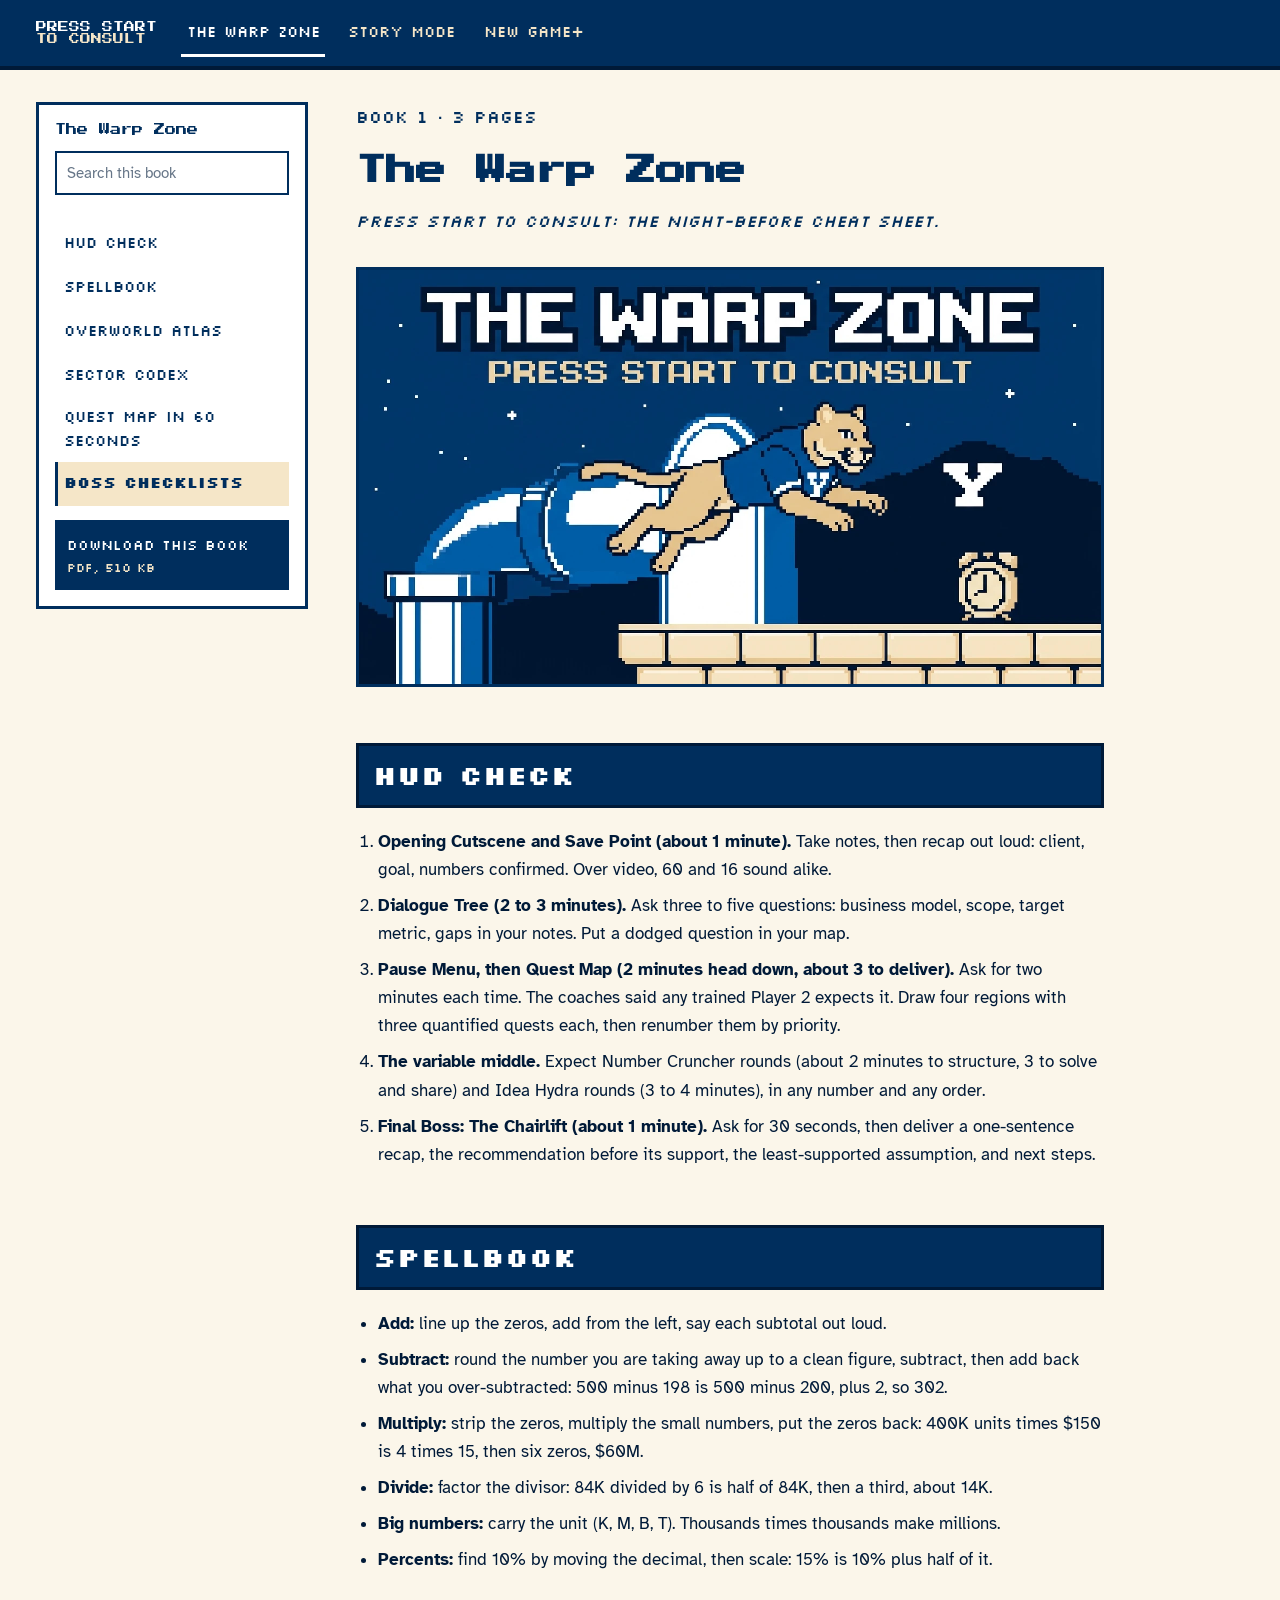
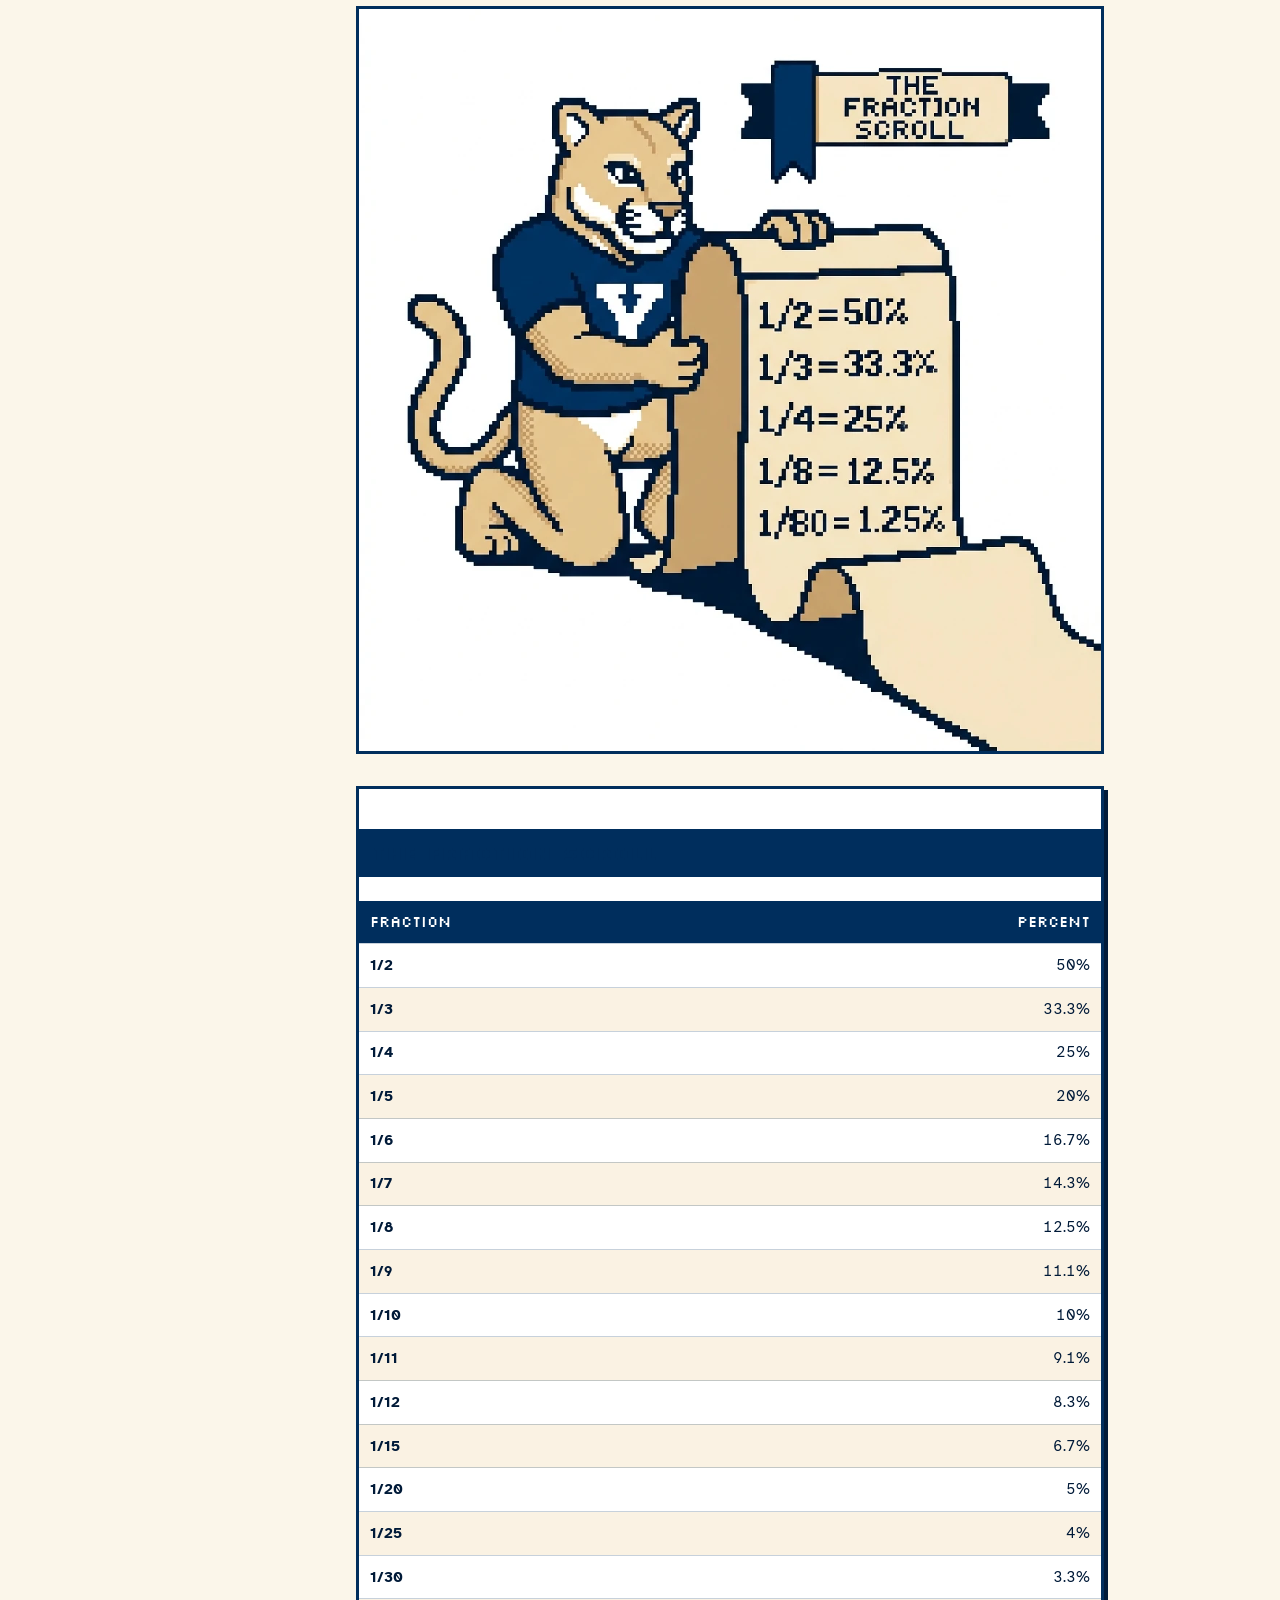
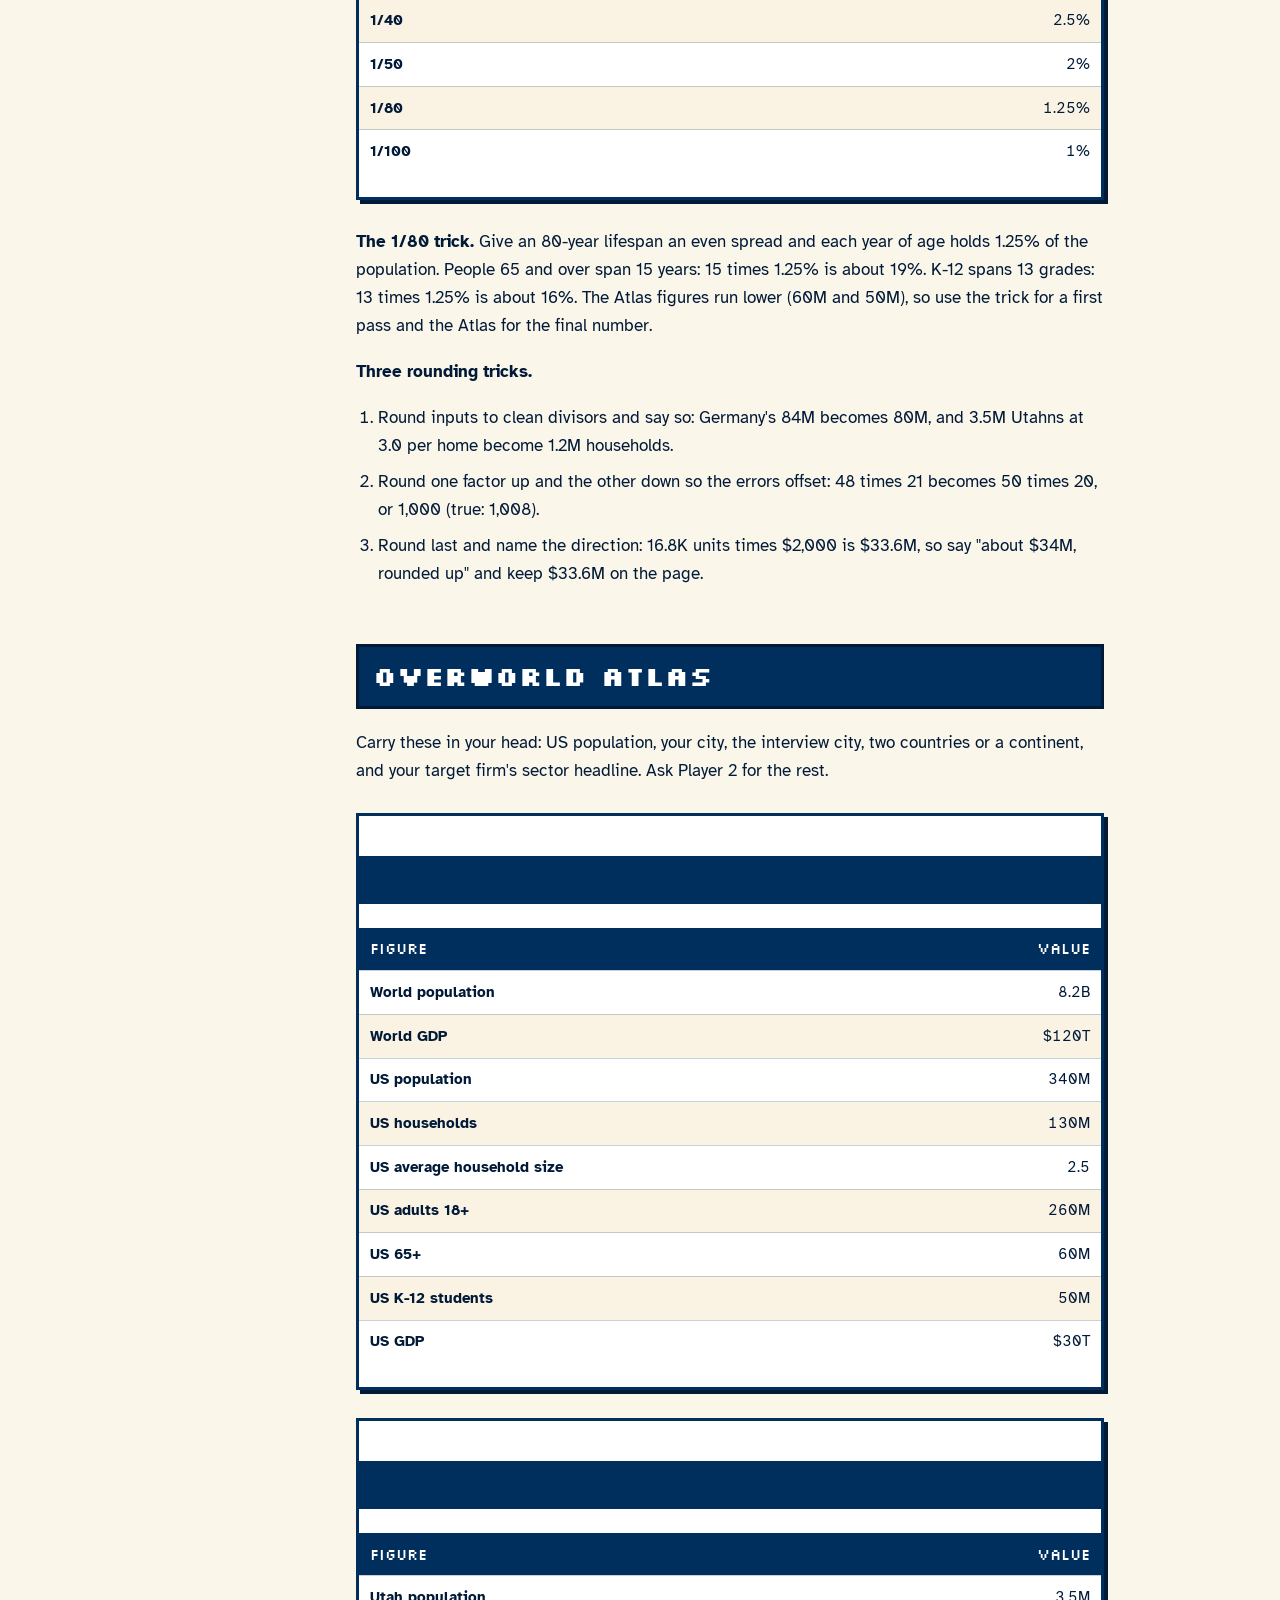
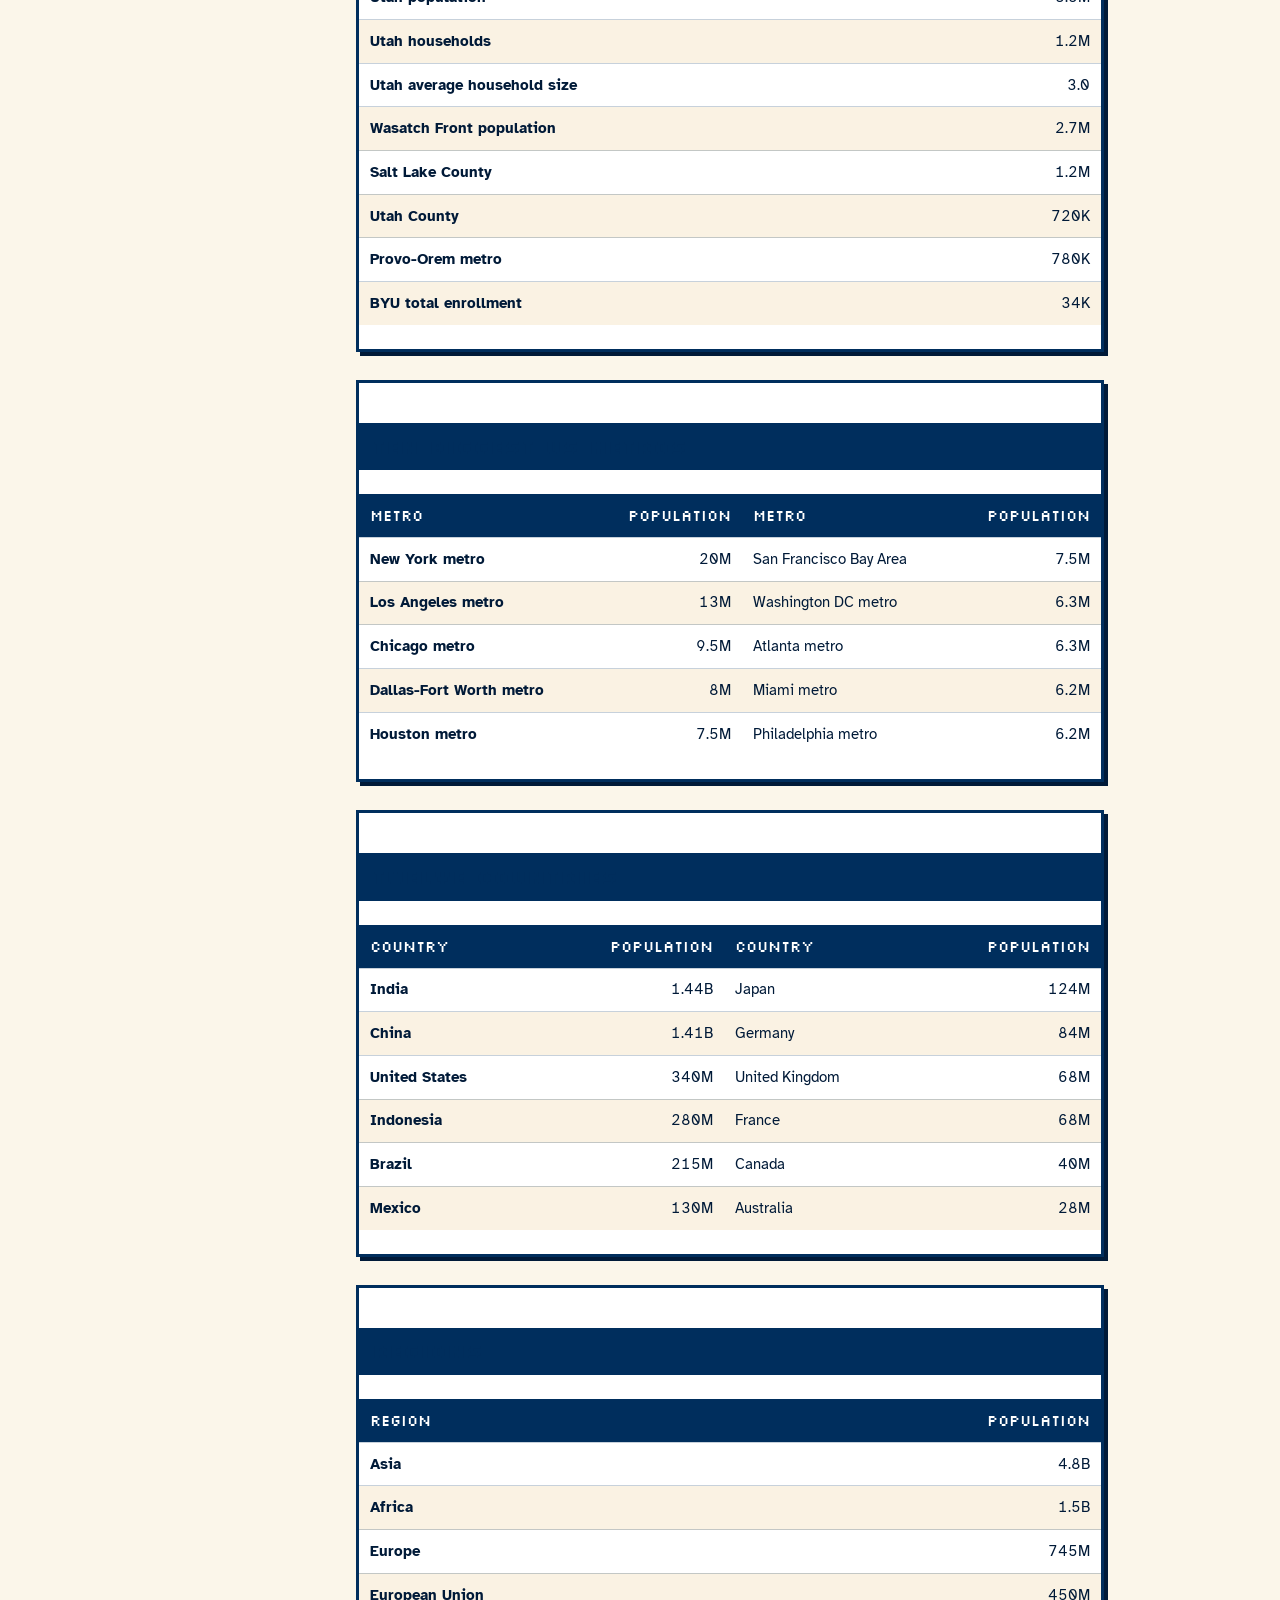
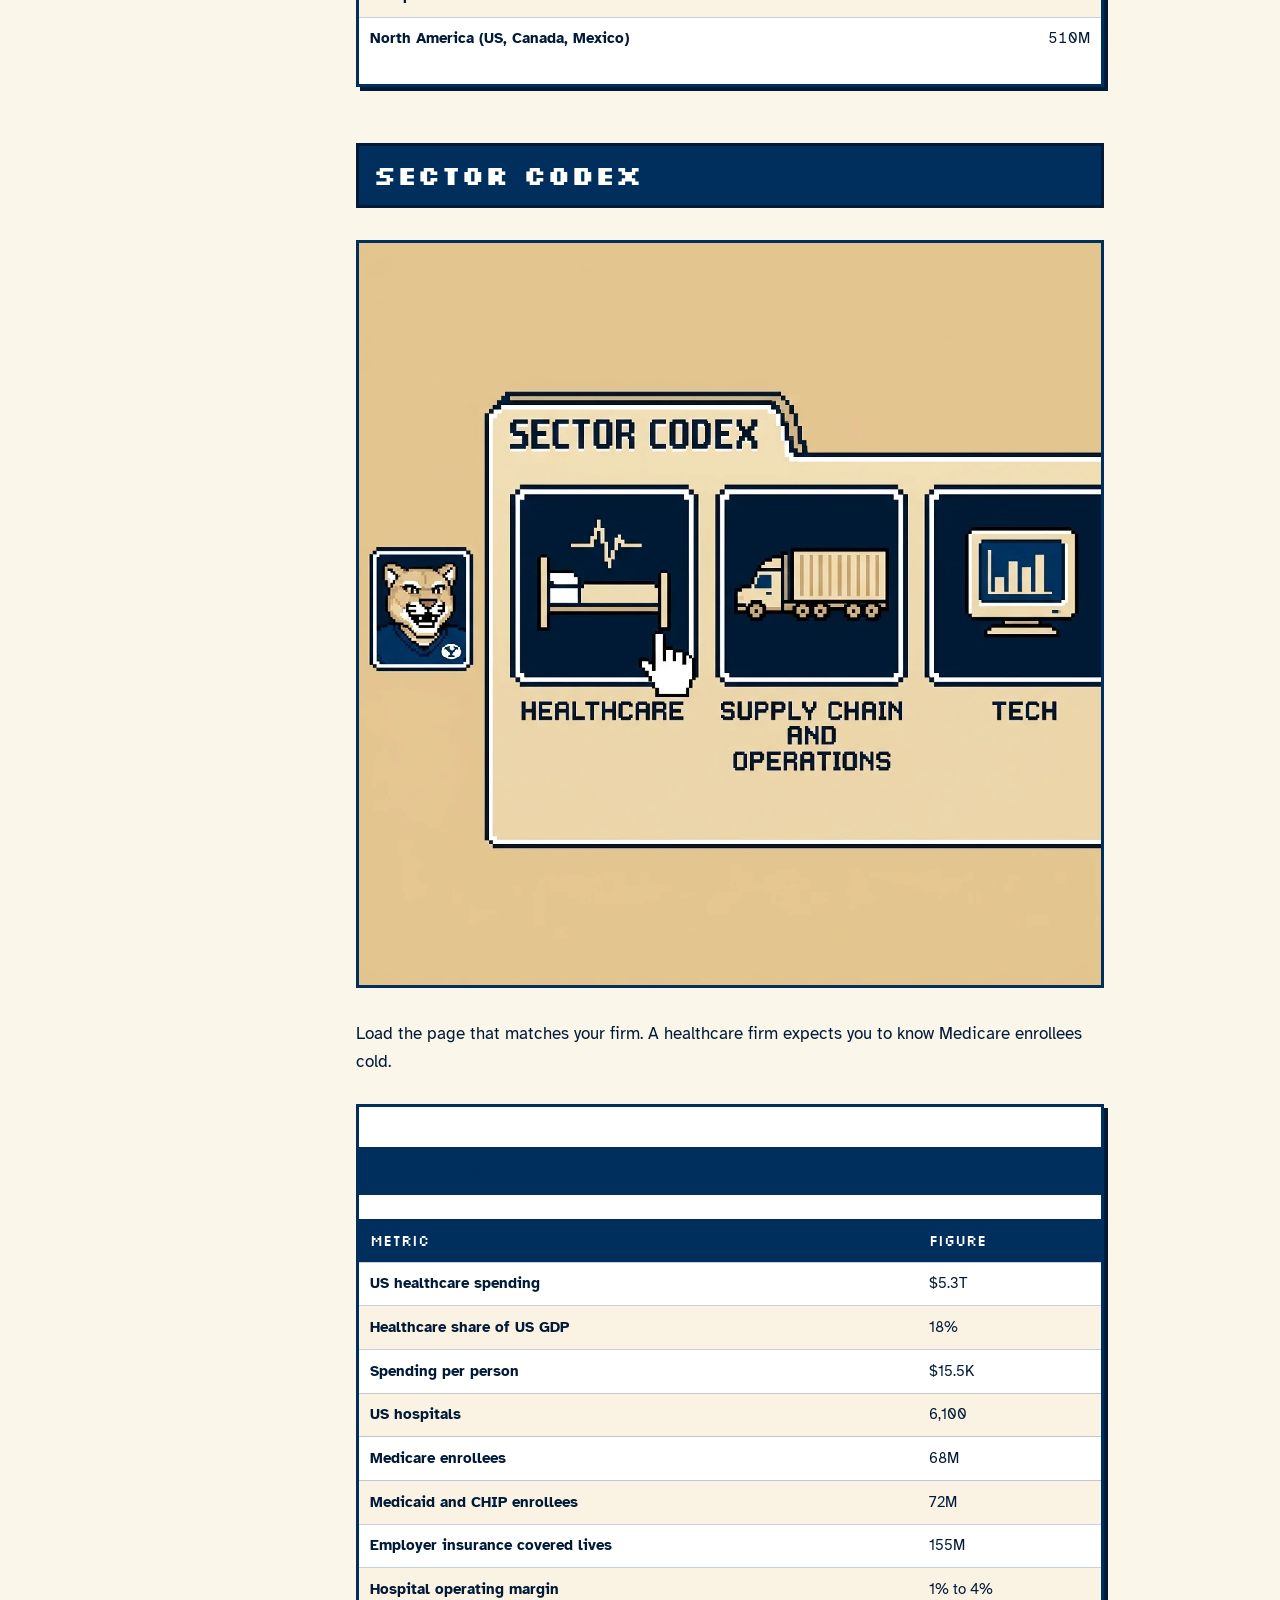
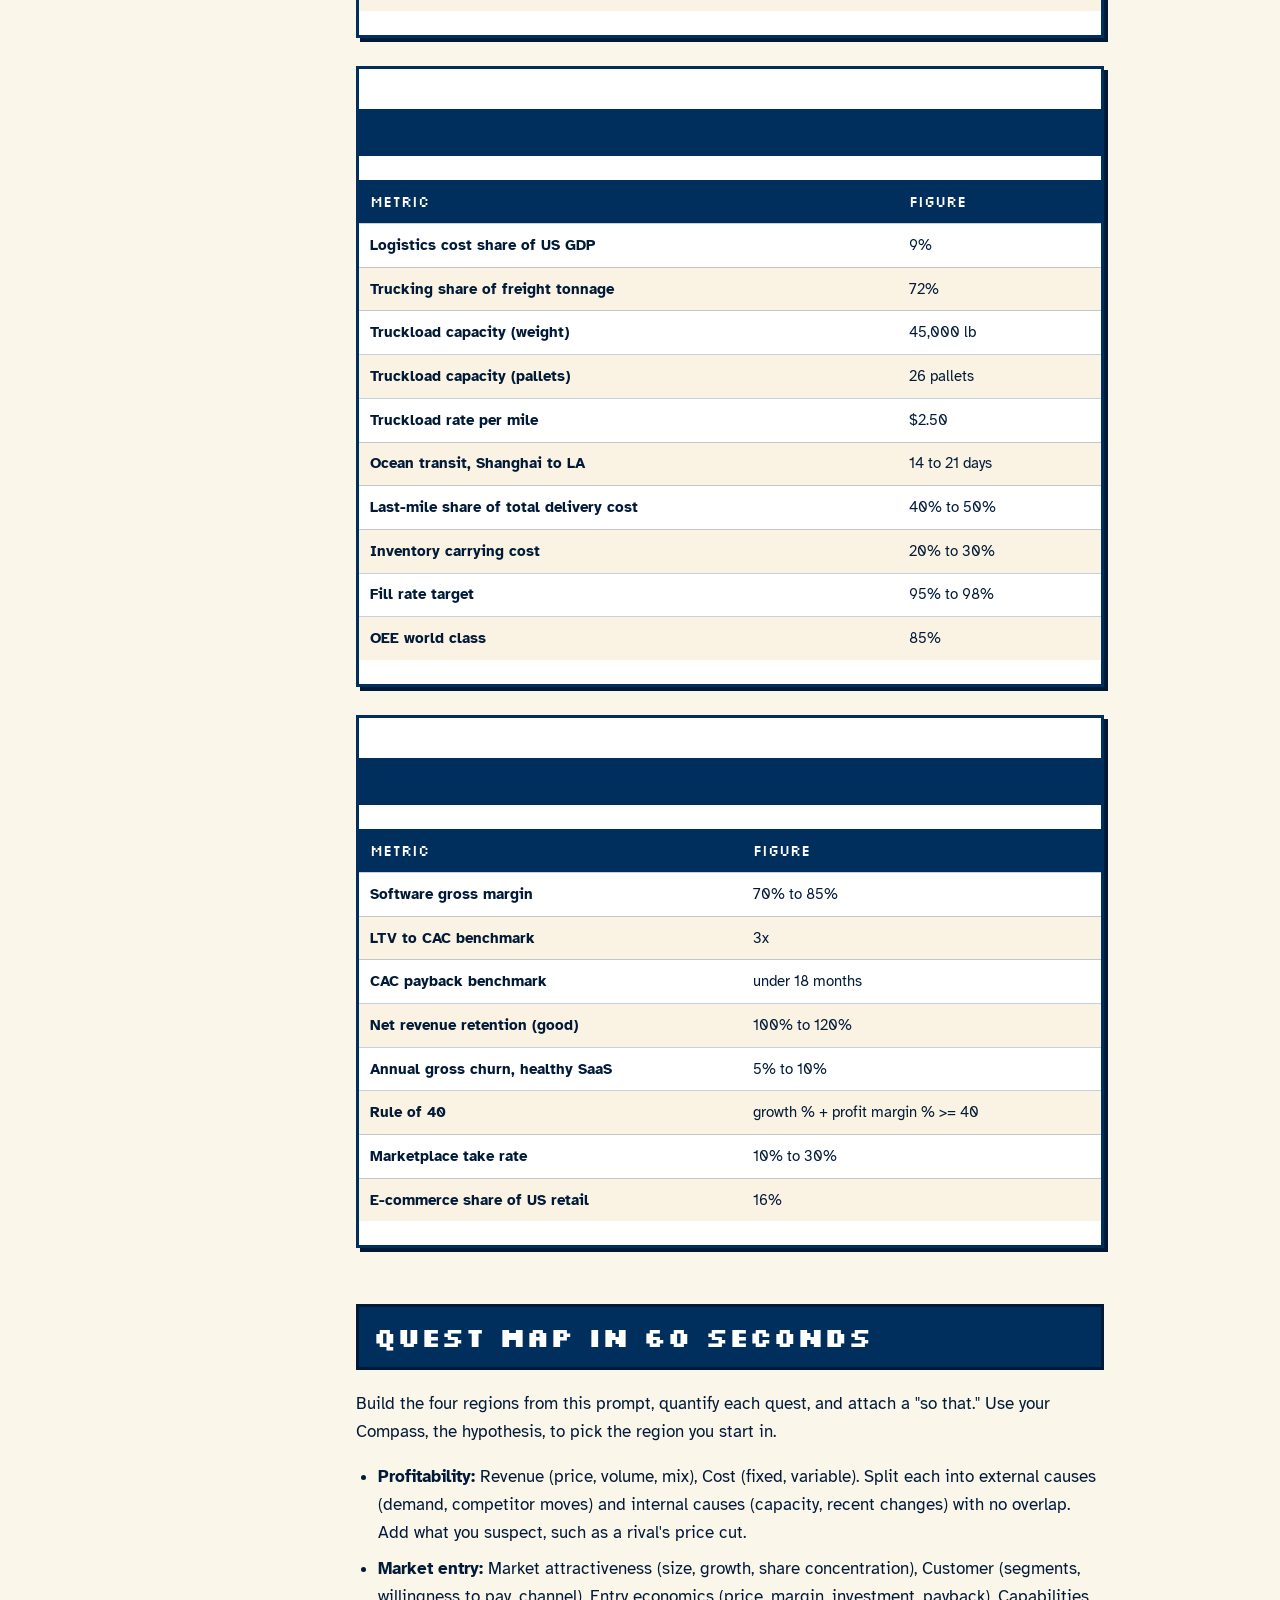
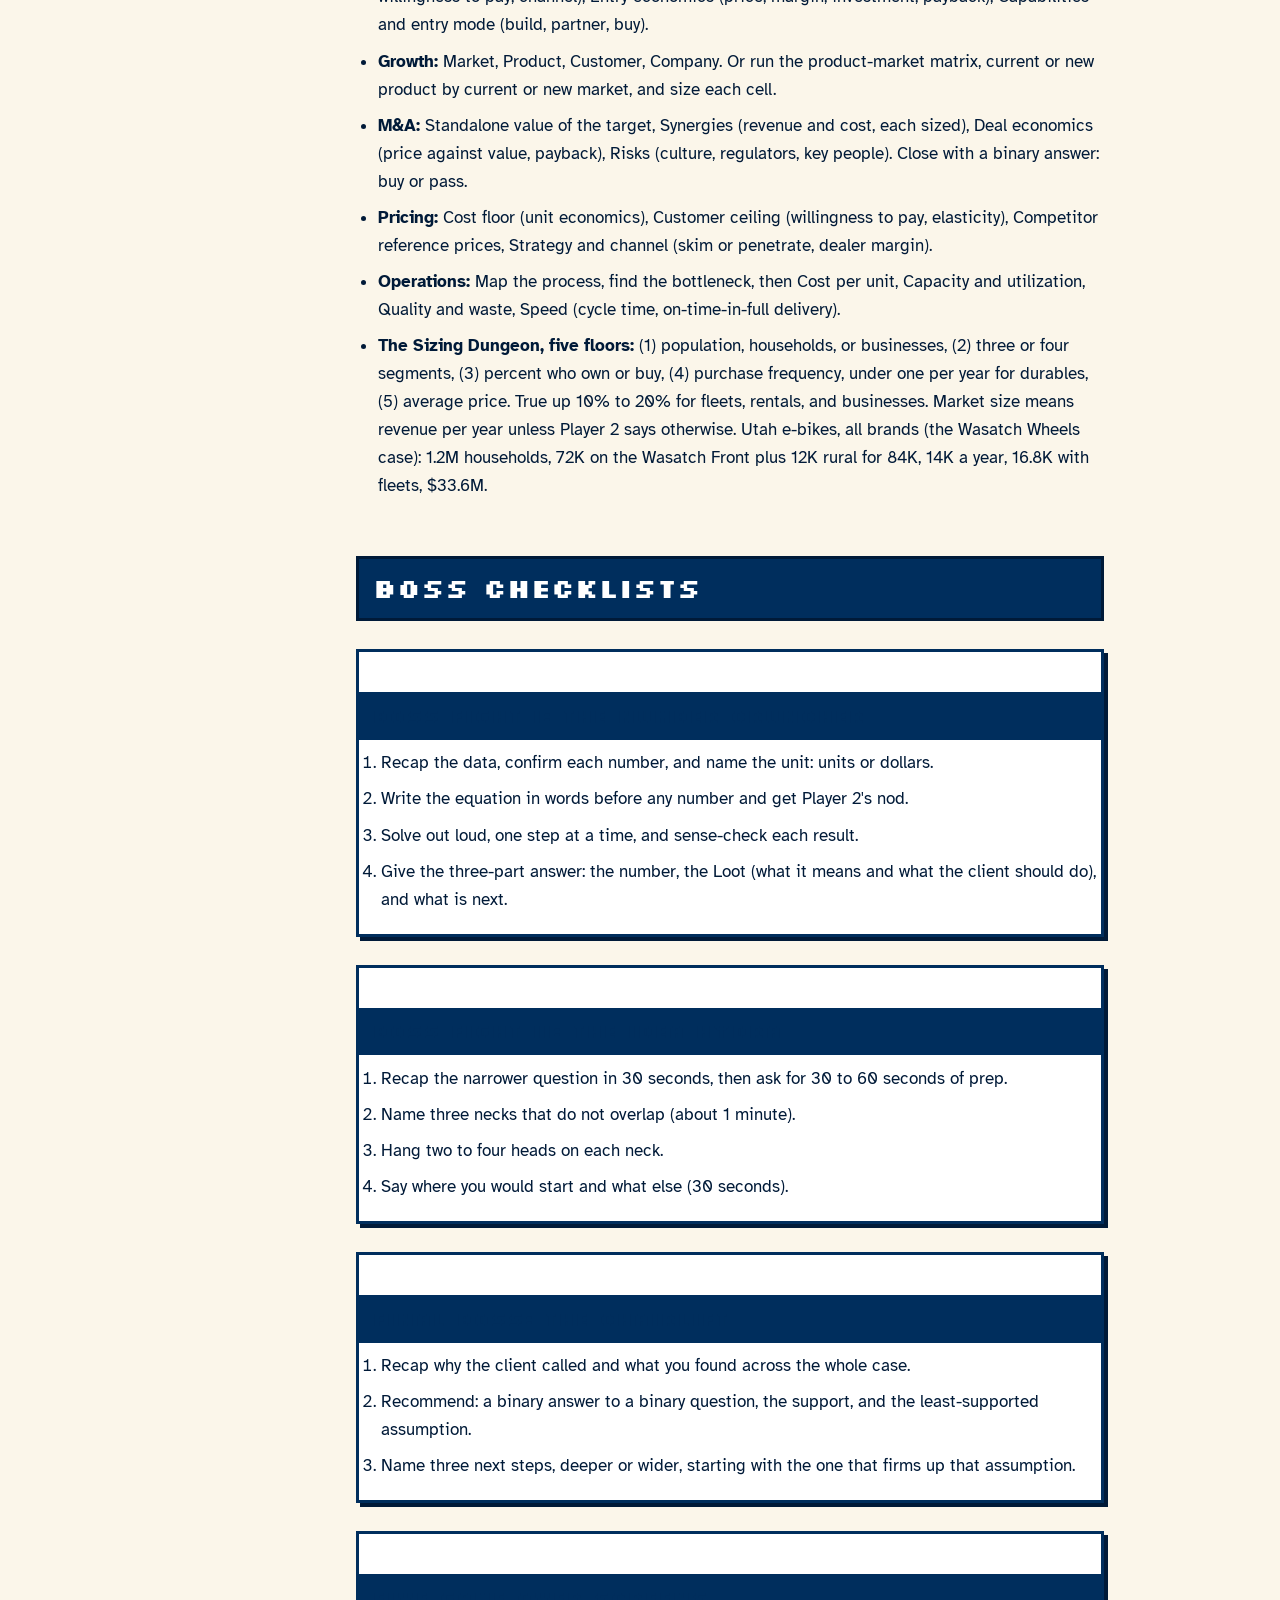
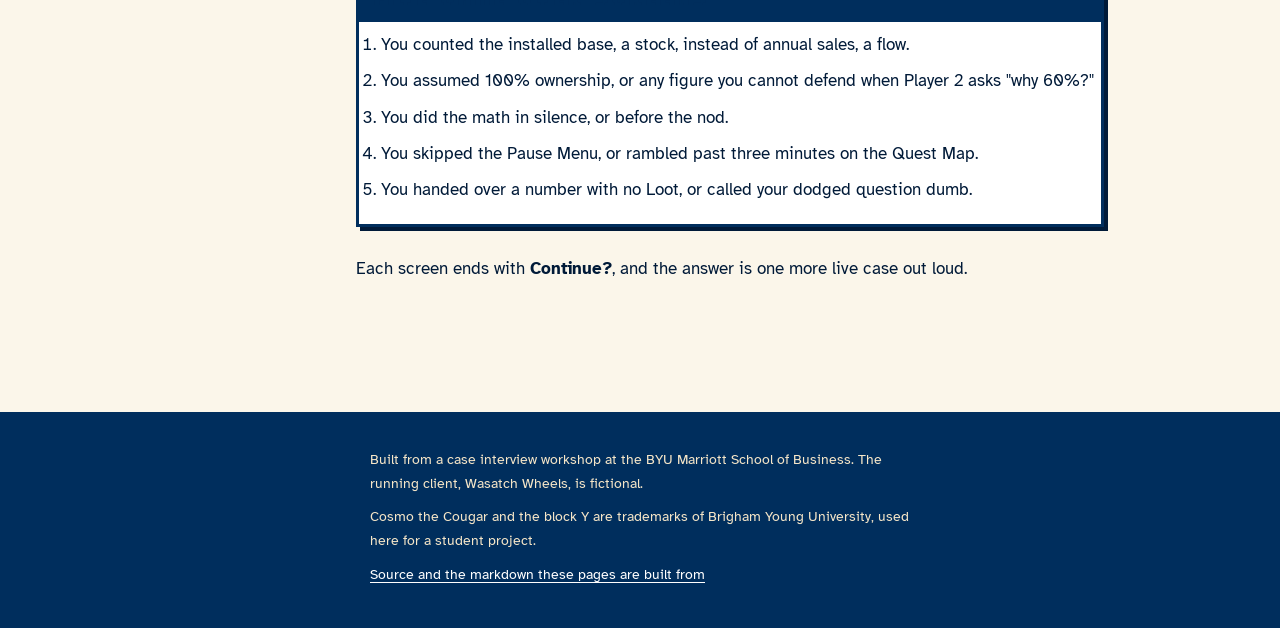
<file: docs/warp-zone.html>
<!DOCTYPE html>
<html lang="en">
<head>
<meta charset="utf-8">
<meta name="viewport" content="width=device-width, initial-scale=1">
<title>The Warp Zone | Press Start to Consult</title>
<meta name="description" content="The night before. Numbers, the case skeleton, and the boss checklists, with nothing you have to read twice.">
<meta name="color-scheme" content="light">
<link rel="preconnect" href="https://fonts.googleapis.com">
<link rel="preconnect" href="https://fonts.gstatic.com" crossorigin>
<link rel="stylesheet" href="https://fonts.googleapis.com/css2?family=Press+Start+2P&family=Silkscreen:wght@400;700&family=Atkinson+Hyperlegible:ital,wght@0,400;0,700;1,400&display=swap">
<link rel="stylesheet" href="assets/site.css?v=297ae7fdb3">
<link rel="icon" href="assets/favicon.svg?v=1849ee4762" type="image/svg+xml">
</head>
<body>
<a class="skip" href="#main">Skip to content</a>
<header class="topbar">
<nav class="topbar__inner" aria-label="Books">
<a class="brand" href="index.html"><span class="brand__press">PRESS START</span><span class="brand__to">TO CONSULT</span></a>
<button class="books-toggle" aria-expanded="false" aria-controls="books-menu">
<span class="books-toggle__bars" aria-hidden="true"><i></i><i></i><i></i></span>
<span class="books-toggle__text">Books</span>
</button>
<ul class="topbar__links" id="books-menu">
<li><a href="warp-zone.html" aria-current="page">The Warp Zone</a></li>
<li><a href="story-mode.html">Story Mode</a></li>
<li><a href="new-game-plus.html">New Game+</a></li>
</ul>
</nav>
</header>
<div class="shell">
<button class="toc-toggle" aria-expanded="false" aria-controls="toc">Contents</button>
<nav class="toc" id="toc" aria-label="Sections in this book" data-book="The Warp Zone" data-search="assets/search-index.json?v=98ea5bb003">
<p class="toc__head">The Warp Zone</p>
<div class="toc__search">
<label class="toc__search-label" for="bq">Search The Warp Zone</label>
<input id="bq" type="search" class="toc__search-input" placeholder="Search this book" autocomplete="off" aria-describedby="bq-status">
<p id="bq-status" class="toc__search-status" role="status" aria-live="polite"></p>
</div>
<ol class="toc__list">
<li class="toc__l2"><a href="#hud-check">HUD Check</a></li>
<li class="toc__l2"><a href="#spellbook">Spellbook</a></li>
<li class="toc__l2"><a href="#overworld-atlas">Overworld Atlas</a></li>
<li class="toc__l2"><a href="#sector-codex">Sector Codex</a></li>
<li class="toc__l2"><a href="#quest-map-in-60-seconds">Quest Map in 60 Seconds</a></li>
<li class="toc__l2"><a href="#boss-checklists">Boss Checklists</a></li>
</ol>
<ul class="toc__results" hidden></ul>
<a class="toc__pdf" href="downloads/press-start-to-consult-warp-zone.pdf" download><span class="toc__pdf-label">Download this book</span><span class="toc__pdf-meta">PDF, 510 KB</span></a>
</nav>
<main id="main" class="book" tabindex="-1" aria-label="The Warp Zone">
<p class="book__tag">Book 1 &middot; 3 pages</p>
<h1 class="book__title">The Warp Zone</h1>
<p class="subtitle"><em>Press Start to Consult: the night-before cheat sheet.</em></p>
<figure class="art" style="--ar:1376/768"><picture><source type="image/webp" srcset="assets/art/Cosmo_WarpZone_Cover_01.webp"><img src="assets/art/Cosmo_WarpZone_Cover_01.jpg" alt="The Warp Zone cover: Cosmo leaping into a white warp pipe under Y Mountain" width="1376" height="768" loading="eager" fetchpriority="high" decoding="sync"></picture></figure>
<h2 id="hud-check" class="h2"><a class="anchor" href="#hud-check" aria-label="Link to this section">#</a>HUD Check</h2>
<ol><li><strong>Opening Cutscene and Save Point (about 1 minute).</strong> Take notes, then recap out loud: client, goal, numbers confirmed. Over video, 60 and 16 sound alike.</li><li><strong>Dialogue Tree (2 to 3 minutes).</strong> Ask three to five questions: business model, scope, target metric, gaps in your notes. Put a dodged question in your map.</li><li><strong>Pause Menu, then Quest Map (2 minutes head down, about 3 to deliver).</strong> Ask for two minutes each time. The coaches said any trained Player 2 expects it. Draw four regions with three quantified quests each, then renumber them by priority.</li><li><strong>The variable middle.</strong> Expect Number Cruncher rounds (about 2 minutes to structure, 3 to solve and share) and Idea Hydra rounds (3 to 4 minutes), in any number and any order.</li><li><strong>Final Boss: The Chairlift (about 1 minute).</strong> Ask for 30 seconds, then deliver a one-sentence recap, the recommendation before its support, the least-supported assumption, and next steps.</li></ol>
<h2 id="spellbook" class="h2"><a class="anchor" href="#spellbook" aria-label="Link to this section">#</a>Spellbook</h2>
<ul><li><strong>Add:</strong> line up the zeros, add from the left, say each subtotal out loud.</li><li><strong>Subtract:</strong> round the number you are taking away up to a clean figure, subtract, then add back what you over-subtracted: 500 minus 198 is 500 minus 200, plus 2, so 302.</li><li><strong>Multiply:</strong> strip the zeros, multiply the small numbers, put the zeros back: 400K units times $150 is 4 times 15, then six zeros, $60M.</li><li><strong>Divide:</strong> factor the divisor: 84K divided by 6 is half of 84K, then a third, about 14K.</li><li><strong>Big numbers:</strong> carry the unit (K, M, B, T). Thousands times thousands make millions.</li><li><strong>Percents:</strong> find 10% by moving the decimal, then scale: 15% is 10% plus half of it.</li></ul>
<figure class="art" style="--ar:1024/1024"><picture><source type="image/webp" srcset="assets/art/Cosmo_Fraction_Scroll_01.webp"><img src="assets/art/Cosmo_Fraction_Scroll_01.jpg" alt="Cosmo unrolling the Fraction Scroll with five fraction lines" width="1024" height="1024" loading="lazy" decoding="async"></picture></figure>
<section class="panel"><h3 class="panel__title" id="the-fraction-scroll">The Fraction Scroll</h3><div class="table-wrap" tabindex="0" role="region" aria-label="Reference table, scrolls horizontally"><table><thead><tr><th scope="col">Fraction</th><th scope="col" class="num">Percent</th></tr></thead><tbody><tr><th scope="row">1/2</th><td class="num">50%</td></tr><tr><th scope="row">1/3</th><td class="num">33.3%</td></tr><tr><th scope="row">1/4</th><td class="num">25%</td></tr><tr><th scope="row">1/5</th><td class="num">20%</td></tr><tr><th scope="row">1/6</th><td class="num">16.7%</td></tr><tr><th scope="row">1/7</th><td class="num">14.3%</td></tr><tr><th scope="row">1/8</th><td class="num">12.5%</td></tr><tr><th scope="row">1/9</th><td class="num">11.1%</td></tr><tr><th scope="row">1/10</th><td class="num">10%</td></tr><tr><th scope="row">1/11</th><td class="num">9.1%</td></tr><tr><th scope="row">1/12</th><td class="num">8.3%</td></tr><tr><th scope="row">1/15</th><td class="num">6.7%</td></tr><tr><th scope="row">1/20</th><td class="num">5%</td></tr><tr><th scope="row">1/25</th><td class="num">4%</td></tr><tr><th scope="row">1/30</th><td class="num">3.3%</td></tr><tr><th scope="row">1/40</th><td class="num">2.5%</td></tr><tr><th scope="row">1/50</th><td class="num">2%</td></tr><tr><th scope="row">1/80</th><td class="num">1.25%</td></tr><tr><th scope="row">1/100</th><td class="num">1%</td></tr></tbody></table></div></section>
<p><strong>The 1/80 trick.</strong> Give an 80-year lifespan an even spread and each year of age holds 1.25% of the population. People 65 and over span 15 years: 15 times 1.25% is about 19%. K-12 spans 13 grades: 13 times 1.25% is about 16%. The Atlas figures run lower (60M and 50M), so use the trick for a first pass and the Atlas for the final number.</p>
<p><strong>Three rounding tricks.</strong></p>
<ol><li>Round inputs to clean divisors and say so: Germany's 84M becomes 80M, and 3.5M Utahns at 3.0 per home become 1.2M households.</li><li>Round one factor up and the other down so the errors offset: 48 times 21 becomes 50 times 20, or 1,000 (true: 1,008).</li><li>Round last and name the direction: 16.8K units times $2,000 is $33.6M, so say "about $34M, rounded up" and keep $33.6M on the page.</li></ol>
<h2 id="overworld-atlas" class="h2"><a class="anchor" href="#overworld-atlas" aria-label="Link to this section">#</a>Overworld Atlas</h2>
<p>Carry these in your head: US population, your city, the interview city, two countries or a continent, and your target firm's sector headline. Ask Player 2 for the rest.</p>
<section class="panel"><h3 class="panel__title" id="world-and-us">World and US</h3><div class="table-wrap" tabindex="0" role="region" aria-label="Reference table, scrolls horizontally"><table><thead><tr><th scope="col">Figure</th><th scope="col" class="num">Value</th></tr></thead><tbody><tr><th scope="row">World population</th><td class="num">8.2B</td></tr><tr><th scope="row">World GDP</th><td class="num">$120T</td></tr><tr><th scope="row">US population</th><td class="num">340M</td></tr><tr><th scope="row">US households</th><td class="num">130M</td></tr><tr><th scope="row">US average household size</th><td class="num">2.5</td></tr><tr><th scope="row">US adults 18+</th><td class="num">260M</td></tr><tr><th scope="row">US 65+</th><td class="num">60M</td></tr><tr><th scope="row">US K-12 students</th><td class="num">50M</td></tr><tr><th scope="row">US GDP</th><td class="num">$30T</td></tr></tbody></table></div></section>
<section class="panel"><h3 class="panel__title" id="utah">Utah</h3><div class="table-wrap" tabindex="0" role="region" aria-label="Reference table, scrolls horizontally"><table><thead><tr><th scope="col">Figure</th><th scope="col" class="num">Value</th></tr></thead><tbody><tr><th scope="row">Utah population</th><td class="num">3.5M</td></tr><tr><th scope="row">Utah households</th><td class="num">1.2M</td></tr><tr><th scope="row">Utah average household size</th><td class="num">3.0</td></tr><tr><th scope="row">Wasatch Front population</th><td class="num">2.7M</td></tr><tr><th scope="row">Salt Lake County</th><td class="num">1.2M</td></tr><tr><th scope="row">Utah County</th><td class="num">720K</td></tr><tr><th scope="row">Provo-Orem metro</th><td class="num">780K</td></tr><tr><th scope="row">BYU total enrollment</th><td class="num">34K</td></tr></tbody></table></div></section>
<section class="panel"><h3 class="panel__title" id="ten-biggest-us-metros">Ten biggest US metros</h3><div class="table-wrap" tabindex="0" role="region" aria-label="Reference table, scrolls horizontally"><table><thead><tr><th scope="col">Metro</th><th scope="col" class="num">Population</th><th scope="col">Metro</th><th scope="col" class="num">Population</th></tr></thead><tbody><tr><th scope="row">New York metro</th><td class="num">20M</td><td>San Francisco Bay Area</td><td class="num">7.5M</td></tr><tr><th scope="row">Los Angeles metro</th><td class="num">13M</td><td>Washington DC metro</td><td class="num">6.3M</td></tr><tr><th scope="row">Chicago metro</th><td class="num">9.5M</td><td>Atlanta metro</td><td class="num">6.3M</td></tr><tr><th scope="row">Dallas-Fort Worth metro</th><td class="num">8M</td><td>Miami metro</td><td class="num">6.2M</td></tr><tr><th scope="row">Houston metro</th><td class="num">7.5M</td><td>Philadelphia metro</td><td class="num">6.2M</td></tr></tbody></table></div></section>
<section class="panel"><h3 class="panel__title" id="twelve-countries">Twelve countries</h3><div class="table-wrap" tabindex="0" role="region" aria-label="Reference table, scrolls horizontally"><table><thead><tr><th scope="col">Country</th><th scope="col" class="num">Population</th><th scope="col">Country</th><th scope="col" class="num">Population</th></tr></thead><tbody><tr><th scope="row">India</th><td class="num">1.44B</td><td>Japan</td><td class="num">124M</td></tr><tr><th scope="row">China</th><td class="num">1.41B</td><td>Germany</td><td class="num">84M</td></tr><tr><th scope="row">United States</th><td class="num">340M</td><td>United Kingdom</td><td class="num">68M</td></tr><tr><th scope="row">Indonesia</th><td class="num">280M</td><td>France</td><td class="num">68M</td></tr><tr><th scope="row">Brazil</th><td class="num">215M</td><td>Canada</td><td class="num">40M</td></tr><tr><th scope="row">Mexico</th><td class="num">130M</td><td>Australia</td><td class="num">28M</td></tr></tbody></table></div></section>
<section class="panel"><h3 class="panel__title" id="regions">Regions</h3><div class="table-wrap" tabindex="0" role="region" aria-label="Reference table, scrolls horizontally"><table><thead><tr><th scope="col">Region</th><th scope="col" class="num">Population</th></tr></thead><tbody><tr><th scope="row">Asia</th><td class="num">4.8B</td></tr><tr><th scope="row">Africa</th><td class="num">1.5B</td></tr><tr><th scope="row">Europe</th><td class="num">745M</td></tr><tr><th scope="row">European Union</th><td class="num">450M</td></tr><tr><th scope="row">North America (US, Canada, Mexico)</th><td class="num">510M</td></tr></tbody></table></div></section>
<h2 id="sector-codex" class="h2"><a class="anchor" href="#sector-codex" aria-label="Link to this section">#</a>Sector Codex</h2>
<figure class="art" style="--ar:1024/1024"><picture><source type="image/webp" srcset="assets/art/Cosmo_Inventory_Spot_01.webp"><img src="assets/art/Cosmo_Inventory_Spot_01.jpg" alt="Sector Codex inventory slots: hospital bed, semi truck, CRT bar chart" width="1024" height="1024" loading="lazy" decoding="async"></picture></figure>
<p>Load the page that matches your firm. A healthcare firm expects you to know Medicare enrollees cold.</p>
<section class="panel"><h3 class="panel__title" id="healthcare">Healthcare</h3><div class="table-wrap" tabindex="0" role="region" aria-label="Reference table, scrolls horizontally"><table><thead><tr><th scope="col">Metric</th><th scope="col">Figure</th></tr></thead><tbody><tr><th scope="row">US healthcare spending</th><td>$5.3T</td></tr><tr><th scope="row">Healthcare share of US GDP</th><td>18%</td></tr><tr><th scope="row">Spending per person</th><td>$15.5K</td></tr><tr><th scope="row">US hospitals</th><td>6,100</td></tr><tr><th scope="row">Medicare enrollees</th><td>68M</td></tr><tr><th scope="row">Medicaid and CHIP enrollees</th><td>72M</td></tr><tr><th scope="row">Employer insurance covered lives</th><td>155M</td></tr><tr><th scope="row">Hospital operating margin</th><td>1% to 4%</td></tr></tbody></table></div></section>
<section class="panel"><h3 class="panel__title" id="supply-chain-and-operations">Supply Chain and Operations</h3><div class="table-wrap" tabindex="0" role="region" aria-label="Reference table, scrolls horizontally"><table><thead><tr><th scope="col">Metric</th><th scope="col">Figure</th></tr></thead><tbody><tr><th scope="row">Logistics cost share of US GDP</th><td>9%</td></tr><tr><th scope="row">Trucking share of freight tonnage</th><td>72%</td></tr><tr><th scope="row">Truckload capacity (weight)</th><td>45,000 lb</td></tr><tr><th scope="row">Truckload capacity (pallets)</th><td>26 pallets</td></tr><tr><th scope="row">Truckload rate per mile</th><td>$2.50</td></tr><tr><th scope="row">Ocean transit, Shanghai to LA</th><td>14 to 21 days</td></tr><tr><th scope="row">Last-mile share of total delivery cost</th><td>40% to 50%</td></tr><tr><th scope="row">Inventory carrying cost</th><td>20% to 30%</td></tr><tr><th scope="row">Fill rate target</th><td>95% to 98%</td></tr><tr><th scope="row">OEE world class</th><td>85%</td></tr></tbody></table></div></section>
<section class="panel"><h3 class="panel__title" id="tech">Tech</h3><div class="table-wrap" tabindex="0" role="region" aria-label="Reference table, scrolls horizontally"><table><thead><tr><th scope="col">Metric</th><th scope="col">Figure</th></tr></thead><tbody><tr><th scope="row">Software gross margin</th><td>70% to 85%</td></tr><tr><th scope="row">LTV to CAC benchmark</th><td>3x</td></tr><tr><th scope="row">CAC payback benchmark</th><td>under 18 months</td></tr><tr><th scope="row">Net revenue retention (good)</th><td>100% to 120%</td></tr><tr><th scope="row">Annual gross churn, healthy SaaS</th><td>5% to 10%</td></tr><tr><th scope="row">Rule of 40</th><td>growth % + profit margin % &gt;= 40</td></tr><tr><th scope="row">Marketplace take rate</th><td>10% to 30%</td></tr><tr><th scope="row">E-commerce share of US retail</th><td>16%</td></tr></tbody></table></div></section>
<h2 id="quest-map-in-60-seconds" class="h2"><a class="anchor" href="#quest-map-in-60-seconds" aria-label="Link to this section">#</a>Quest Map in 60 Seconds</h2>
<p>Build the four regions from this prompt, quantify each quest, and attach a "so that." Use your Compass, the hypothesis, to pick the region you start in.</p>
<ul><li><strong>Profitability:</strong> Revenue (price, volume, mix), Cost (fixed, variable). Split each into external causes (demand, competitor moves) and internal causes (capacity, recent changes) with no overlap. Add what you suspect, such as a rival's price cut.</li><li><strong>Market entry:</strong> Market attractiveness (size, growth, share concentration), Customer (segments, willingness to pay, channel), Entry economics (price, margin, investment, payback), Capabilities and entry mode (build, partner, buy).</li><li><strong>Growth:</strong> Market, Product, Customer, Company. Or run the product-market matrix, current or new product by current or new market, and size each cell.</li><li><strong>M&amp;A:</strong> Standalone value of the target, Synergies (revenue and cost, each sized), Deal economics (price against value, payback), Risks (culture, regulators, key people). Close with a binary answer: buy or pass.</li><li><strong>Pricing:</strong> Cost floor (unit economics), Customer ceiling (willingness to pay, elasticity), Competitor reference prices, Strategy and channel (skim or penetrate, dealer margin).</li><li><strong>Operations:</strong> Map the process, find the bottleneck, then Cost per unit, Capacity and utilization, Quality and waste, Speed (cycle time, on-time-in-full delivery).</li><li><strong>The Sizing Dungeon, five floors:</strong> (1) population, households, or businesses, (2) three or four segments, (3) percent who own or buy, (4) purchase frequency, under one per year for durables, (5) average price. True up 10% to 20% for fleets, rentals, and businesses. Market size means revenue per year unless Player 2 says otherwise. Utah e-bikes, all brands (the Wasatch Wheels case): 1.2M households, 72K on the Wasatch Front plus 12K rural for 84K, 14K a year, 16.8K with fleets, $33.6M.</li></ul>
<h2 id="boss-checklists" class="h2"><a class="anchor" href="#boss-checklists" aria-label="Link to this section">#</a>Boss Checklists</h2>
<section class="panel"><h3 class="panel__title" id="boss-fight-i-the-number-cruncher">Boss Fight I: The Number Cruncher</h3><ol class="panel__list"><li>Recap the data, confirm each number, and name the unit: units or dollars.</li><li>Write the equation in words before any number and get Player 2's nod.</li><li>Solve out loud, one step at a time, and sense-check each result.</li><li>Give the three-part answer: the number, the Loot (what it means and what the client should do), and what is next.</li></ol></section>
<section class="panel"><h3 class="panel__title" id="boss-fight-ii-the-idea-hydra">Boss Fight II: The Idea Hydra</h3><ol class="panel__list"><li>Recap the narrower question in 30 seconds, then ask for 30 to 60 seconds of prep.</li><li>Name three necks that do not overlap (about 1 minute).</li><li>Hang two to four heads on each neck.</li><li>Say where you would start and what else (30 seconds).</li></ol></section>
<section class="panel"><h3 class="panel__title" id="final-boss-the-chairlift">Final Boss: The Chairlift</h3><ol class="panel__list"><li>Recap why the client called and what you found across the whole case.</li><li>Recommend: a binary answer to a binary question, the support, and the least-supported assumption.</li><li>Name three next steps, deeper or wider, starting with the one that firms up that assumption.</li></ol></section>
<section class="panel"><h3 class="panel__title" id="five-game-over-screens">Five Game Over screens</h3><ol class="panel__list"><li>You counted the installed base, a stock, instead of annual sales, a flow.</li><li>You assumed 100% ownership, or any figure you cannot defend when Player 2 asks "why 60%?"</li><li>You did the math in silence, or before the nod.</li><li>You skipped the Pause Menu, or rambled past three minutes on the Quest Map.</li><li>You handed over a number with no Loot, or called your dodged question dumb.</li></ol></section>
<p>Each screen ends with <strong>Continue?</strong>, and the answer is one more live case out loud.</p>
</main>
</div>
<footer class="foot">
<p>Built from a case interview workshop at the BYU Marriott School of Business. The running client, Wasatch Wheels, is fictional.</p>
<p>Cosmo the Cougar and the block Y are trademarks of Brigham Young University, used here for a student project.</p>
<p><a href="https://github.com/FlamingPanda101/Press-Start-to-Consult">Source and the markdown these pages are built from</a></p>
</footer>
<script src="assets/site.js?v=cc9ef391ba" defer></script>
</body>
</html>
</file>
<file: docs/assets/site.css>
/* Press Start to Consult. Palette and type carried over from the print layout. */
:root {
  --navy: #002E5D;
  --navy-deep: #001A38;
  --white: #FFFFFF;
  --tan: #F5E6C8;
  --tan-deep: #E8D4AC;

  --ink: var(--navy-deep);
  --paper: #FBF6EA;
  --rule: rgba(0, 46, 93, .22);

  --display: 'Press Start 2P', 'Courier New', monospace;
  --ui: 'Silkscreen', 'Courier New', monospace;
  --body: 'Atkinson Hyperlegible', system-ui, -apple-system, 'Segoe UI', sans-serif;

  --measure: 68ch;
  --gap: 1rem;
  --shadow: 4px 4px 0 var(--navy-deep);
}

*, *::before, *::after { box-sizing: border-box; }

html { -webkit-text-size-adjust: 100%; scroll-behavior: smooth; scroll-padding-top: 5.5rem; }
@media (prefers-reduced-motion: reduce) {
  html { scroll-behavior: auto; }
  *, *::before, *::after { animation-duration: .01ms !important; animation-iteration-count: 1 !important; transition-duration: .01ms !important; }
}

body {
  margin: 0;
  background: var(--paper);
  color: var(--ink);
  font-family: var(--body);
  font-size: 17px;
  line-height: 1.65;
  overflow-x: hidden;
}

img { max-width: 100%; height: auto; }

a { color: var(--navy); text-underline-offset: .18em; }
a:hover { color: var(--navy-deep); }

:focus-visible {
  outline: 3px solid var(--navy);
  outline-offset: 3px;
  border-radius: 2px;
}

.skip {
  position: absolute; left: -9999px; top: 0; z-index: 100;
  background: var(--navy); color: var(--white);
  padding: .85rem 1.25rem; font-family: var(--ui);
}
.skip:focus { left: 0; }

/* ---------------------------------------------------------------- topbar */
.topbar {
  position: sticky; top: 0; z-index: 40;
  background: var(--navy);
  border-bottom: 4px solid var(--navy-deep);
}
.topbar__inner {
  max-width: 78rem; margin: 0 auto;
  display: flex; flex-wrap: wrap; align-items: center; gap: .5rem 1.5rem;
  padding: .6rem 1.25rem;
}
.brand { display: grid; align-content: center; line-height: 1.15; text-decoration: none; padding: .55rem 0; min-height: 44px; }
.brand__press { font-family: var(--display); font-size: .68rem; color: var(--white); }
.brand__to { font-family: var(--display); font-size: .68rem; color: var(--tan); }
/* One row that scrolls sideways rather than wrapping onto a second line. The
   scrollbar is hidden because the row is short and the overflow is obvious from
   the clipped link; keyboard focus still scrolls it into view. */
.topbar__links {
  display: flex; flex-wrap: nowrap; gap: 1.1rem;
  list-style: none; margin: 0; padding: 0;
  min-width: 0; overflow-x: auto; overscroll-behavior-x: contain;
  scrollbar-width: none; -ms-overflow-style: none;
}
.topbar__links::-webkit-scrollbar { display: none; }
.topbar__links li { flex: 0 0 auto; }
.topbar__links a {
  display: flex; align-items: center; white-space: nowrap;
  padding: .6rem .35rem; min-height: 44px;
  font-family: var(--ui); font-size: .95rem; color: var(--tan); text-decoration: none;
  border-bottom: 3px solid transparent;
}
.topbar__links a:hover { color: var(--white); border-bottom-color: var(--tan); }
.topbar__links a[aria-current="page"] { color: var(--white); border-bottom-color: var(--white); }

/* ---------------------------------------------------------------- home */
.home { max-width: 72rem; margin: 0 auto; padding: 2.5rem 1.25rem 4rem; }
.home:focus:not(:focus-visible) { outline: none; }

.hero { border: 4px solid var(--navy); background: var(--navy); color: var(--white); padding: 2.5rem 1.5rem; box-shadow: var(--shadow); }
.hero__kicker { font-family: var(--ui); color: var(--tan); margin: 0 0 1rem; letter-spacing: .06em; }
.hero__title { font-family: var(--display); font-size: clamp(1.35rem, 5.2vw, 2.6rem); line-height: 1.5; margin: 0 0 1.25rem; color: var(--white); }
.hero__sub { max-width: 52ch; margin: 0 0 1.75rem; color: var(--tan); }
.hero__hud { display: grid; gap: .5rem; max-width: 24rem; }
.bar { display: grid; gap: .3rem; font-family: var(--ui); font-size: .78rem; color: var(--tan); }
.bar b { font-weight: 400; letter-spacing: .04em; }
.bar__track { display: block; position: relative; height: .75rem; background: var(--navy-deep); border: 2px solid var(--white); }
.bar i { position: absolute; inset: 0; background: var(--tan); }

/* search */
.search { margin: 2.5rem 0 0; }
.search__label { display: block; font-family: var(--ui); font-size: .95rem; margin-bottom: .4rem; }
.search__input {
  width: 100%; font-family: var(--body); font-size: 1rem; padding: .8rem .9rem; min-height: 48px;
  border: 3px solid var(--navy); background: var(--white); color: var(--ink);
}
.search__help { font-size: .85rem; margin: .4rem 0 0; color: rgba(0, 26, 56, .75); }
.results { list-style: none; margin: 1rem 0 0; padding: 0; display: grid; gap: .5rem; }
.results li { border: 2px solid var(--rule); background: var(--white); }
.results a { display: block; padding: .8rem .9rem; text-decoration: none; }
.results a:hover, .results a:focus-visible { background: var(--tan); }
.results .r__book { font-family: var(--ui); font-size: .75rem; color: var(--navy); display: block; }
.results .r__head { font-weight: 700; display: block; }
.results .r__snip { font-size: .9rem; color: rgba(0, 26, 56, .8); display: block; }
.results mark { background: var(--tan-deep); color: var(--ink); }

/* cards */
.cards { display: grid; gap: 1.25rem; margin: 2.5rem 0 0; grid-template-columns: 1fr; }
@media (min-width: 46rem) { .cards { grid-template-columns: repeat(3, 1fr); } }
.card {
  display: grid; gap: .5rem; align-content: start;
  border: 3px solid var(--navy); background: var(--white); padding: 1.25rem;
  text-decoration: none; color: var(--ink); box-shadow: var(--shadow);
  transition: transform 180ms ease-out, background 180ms ease-out;
}
.card:hover, .card:focus-visible { background: var(--tan); transform: translate(-2px, -2px); }
.card__tag { font-family: var(--ui); font-size: .75rem; color: var(--navy); }
.card__title { font-family: var(--display); font-size: .95rem; line-height: 1.5; color: var(--navy); }
.card__blurb { font-size: .95rem; }
.card__go { font-family: var(--ui); color: var(--navy); }

.how { margin: 3rem 0 0; max-width: var(--measure); }
.how h2 { font-family: var(--ui); font-size: 1.35rem; }

/* ---------------------------------------------------------------- book shell */
.shell { max-width: 78rem; margin: 0 auto; padding: 0 1.25rem; }
@media (min-width: 64rem) {
  .shell { display: grid; grid-template-columns: 17rem minmax(0, 1fr); gap: 3rem; align-items: start; }
}

.toc-toggle {
  display: block; width: 100%; margin: 1rem 0 0; min-height: 48px;
  font-family: var(--ui); font-size: 1rem;
  background: var(--navy); color: var(--white); border: 3px solid var(--navy-deep);
  padding: .7rem 1rem; cursor: pointer; text-align: left;
}
.toc-toggle::after { content: " \25BC"; }
.toc-toggle[aria-expanded="true"]::after { content: " \25B2"; }
@media (min-width: 64rem) { .toc-toggle { display: none; } }

.toc {
  border: 3px solid var(--navy); background: var(--white); padding: 1rem;
  margin: .75rem 0 0;
}
.toc[hidden] { display: none; }
@media (min-width: 64rem) {
  .toc { position: sticky; top: 5.5rem; max-height: calc(100dvh - 7rem); overflow-y: auto; margin: 2rem 0 0; }
}
.toc__head { font-family: var(--display); font-size: .7rem; line-height: 1.6; color: var(--navy); margin: 0 0 .75rem; }
.toc__list { list-style: none; margin: 0; padding: 0; font-family: var(--ui); font-size: .92rem; counter-reset: none; }
.toc__list a { display: flex; align-items: center; padding: .5rem .4rem; min-height: 44px; text-decoration: none; border-left: 3px solid transparent; }
.toc__list a:hover { background: var(--tan); }
.toc__list a[aria-current="true"] { border-left-color: var(--navy); background: var(--tan); font-weight: 700; }
.toc__l3 a { padding-left: 1.1rem; font-size: .85rem; color: rgba(0, 26, 56, .82); }

/* ---------------------------------------------------------------- book body */
.book { max-width: var(--measure); padding: 2rem 0 4rem; }
.book:focus:not(:focus-visible) { outline: none; }
.book__tag { font-family: var(--ui); color: var(--navy); margin: 0 0 .5rem; }
.book__title { font-family: var(--display); font-size: clamp(1.15rem, 4.4vw, 1.9rem); line-height: 1.55; color: var(--navy); margin: 0 0 .75rem; }
.subtitle { font-family: var(--ui); color: var(--navy); font-size: 1.05rem; margin: 0 0 2rem; }

.book h2, .book h3 { position: relative; scroll-margin-top: 6rem; }
.book h2 {
  font-family: var(--ui); font-size: clamp(1.3rem, 3.6vw, 1.7rem); line-height: 1.35;
  color: var(--white); background: var(--navy);
  margin: 3.5rem 0 1.25rem; padding: .7rem .9rem;
  border: 3px solid var(--navy-deep);
}
.book h3 { font-family: var(--ui); font-size: 1.18rem; margin: 2.5rem 0 .6rem; color: var(--navy); border-bottom: 2px solid var(--rule); padding-bottom: .35rem; }
.book h2 .anchor, .book h3 .anchor {
  position: absolute; left: -1.4rem; width: 1.4rem; text-align: center;
  opacity: 0; text-decoration: none; font-family: var(--ui);
}
.book h2 .anchor { color: var(--tan); left: auto; right: .6rem; }
.book h2:hover .anchor, .book h3:hover .anchor, .anchor:focus-visible { opacity: 1; }
@media (max-width: 63.99rem) { .book h2 .anchor, .book h3 .anchor { display: none; } }

.book p { margin: 0 0 1.1rem; }
.book ul, .book ol { margin: 0 0 1.25rem; padding-left: 1.4rem; }
.book li { margin: 0 0 .5rem; }

/* panels: an h4 plus the table or list it titles */
.panel { border: 3px solid var(--navy); background: var(--white); margin: 1.75rem 0; box-shadow: var(--shadow); }
.panel__title {
  font-family: var(--ui); font-size: 1rem; margin: 0;
  background: var(--navy); color: var(--white); padding: .55rem .8rem;
  scroll-margin-top: 6rem;
}
.panel .table-wrap { border: 0; }
.panel__list { margin: .9rem 1rem .9rem 2.2rem; }

/* tables */
.table-wrap { overflow-x: auto; margin: 1.5rem 0; border: 3px solid var(--navy); background: var(--white); }
.table-wrap:focus-visible { outline: 3px solid var(--navy); outline-offset: 2px; }
table { border-collapse: collapse; width: 100%; font-size: .95rem; }
th, td { text-align: left; padding: .55rem .7rem; border-bottom: 1px solid var(--rule); vertical-align: top; }
thead th { background: var(--navy); color: var(--white); font-family: var(--ui); font-weight: 400; position: sticky; top: 0; }
tbody th { font-weight: 700; }
tbody tr:nth-child(even) { background: rgba(245, 230, 200, .5); }
tbody tr:last-child th, tbody tr:last-child td { border-bottom: 0; }
.num { text-align: right; font-variant-numeric: tabular-nums; white-space: nowrap; }
thead th.num { text-align: right; }

/* dialogue */
.dialogue { margin: 1.75rem 0; display: grid; gap: .75rem; }
.say { border: 3px solid var(--navy); padding: .75rem .9rem; }
.say--p2 { background: var(--navy); color: var(--white); }
.say--cosmo { background: var(--white); color: var(--ink); }
.say__who { font-family: var(--ui); font-size: .78rem; margin: 0 0 .3rem; letter-spacing: .05em; }
.say--p2 .say__who { color: var(--tan); }
.say--cosmo .say__who { color: var(--navy); }
.say__line { margin: 0; }
.say--p2 .say__line::after {
  content: "\25B8"; margin-left: .4rem; color: var(--tan);
  animation: blink 1.1s steps(1, end) infinite;
}
@keyframes blink { 0%, 60% { opacity: 1 } 61%, 100% { opacity: 0 } }
.stage { font-family: var(--ui); font-size: .85rem; text-align: center; color: rgba(0, 26, 56, .72); margin: .25rem 0; }

/* trophies */
.trophies { list-style: none; margin: 1.5rem 0; padding: 0; display: grid; gap: .5rem; }
.trophy { display: grid; grid-template-columns: 1.6rem 1fr; gap: .6rem; align-items: start; margin: 0; border: 2px solid var(--rule); background: var(--white); padding: .6rem .7rem; }
.trophy__box { width: 1.1rem; height: 1.1rem; border: 3px solid var(--navy); margin-top: .25rem; }

/* art */
.art { margin: 2rem 0; }
.art img { display: block; width: 100%; height: auto; border: 3px solid var(--navy); image-rendering: pixelated; background: var(--navy); }
.art--pending .art__slot {
  aspect-ratio: var(--ar);
  border: 3px dashed var(--navy); background: repeating-linear-gradient(45deg, var(--white), var(--white) 10px, var(--tan) 10px, var(--tan) 20px);
  display: grid; align-content: center; justify-items: center; gap: .35rem; padding: 1rem; text-align: center;
}
.art__id { font-family: var(--ui); font-size: .85rem; color: var(--navy); word-break: break-all; }
.art__ar { font-family: var(--ui); font-size: .75rem; color: var(--navy); background: var(--white); border: 2px solid var(--navy); padding: .1rem .4rem; }
.art__gist { font-size: .82rem; max-width: 42ch; color: rgba(0, 26, 56, .82); }

/* ---------------------------------------------------------------- footer */
.foot { border-top: 4px solid var(--navy); background: var(--navy); color: var(--tan); margin-top: 3rem; padding: 2rem 1.25rem; }
.foot p { max-width: 60ch; margin: 0 auto .6rem; font-size: .9rem; }
.foot a { color: var(--white); }

@media print {
  .topbar, .toc, .toc-toggle, .search, .skip { display: none !important; }
  body { background: #fff; font-size: 11pt; }
  .shell { display: block; }
  .book { max-width: none; }
  .say--p2 .say__line::after { animation: none; }
}

/* ---------------------------------------------------------------- downloads */
.downloads { margin: 3rem 0 0; max-width: var(--measure); }
.downloads h2 { font-family: var(--ui); font-size: 1.35rem; margin: 0 0 .5rem; }
.dl-list { list-style: none; margin: 1.25rem 0 0; padding: 0; display: grid; gap: .75rem; }
.dl { border: 3px solid var(--navy); background: var(--white); box-shadow: var(--shadow); }
.dl__link, .dl--soon {
  display: grid; grid-template-columns: 1fr auto; gap: .15rem 1rem; align-items: baseline;
  padding: .9rem 1rem; min-height: 44px; text-decoration: none; color: var(--ink);
}
.dl__link { transition: background 180ms ease-out; }
.dl__link:hover, .dl__link:focus-visible { background: var(--tan); }
.dl__name { font-family: var(--ui); font-size: 1rem; color: var(--navy); }
.dl__note { grid-column: 1; font-size: .9rem; }
.dl__meta { grid-column: 2; grid-row: 1 / span 2; font-family: var(--ui); font-size: .8rem; color: var(--navy); white-space: nowrap; }
.dl--soon { border-style: dashed; opacity: .72; }
.dl--soon .dl__meta { color: rgba(0, 26, 56, .8); }
.dl:has(.dl--soon) { border-style: dashed; box-shadow: none; }

/* the set cover beside the hero */
@media (min-width: 52rem) {
  .hero { display: grid; grid-template-columns: minmax(0, 1fr) 19rem; gap: 2.5rem; align-items: center; padding: 2.5rem; }
  .hero__sub, .hero__hud { max-width: none; }
}
.hero__cover { margin: 2rem 0 0; }
@media (min-width: 52rem) { .hero__cover { margin: 0; } }
.hero__cover img { display: block; width: 100%; height: auto; border: 3px solid var(--white); image-rendering: pixelated; }

/* ------------------------------------------------------- in-book search */
.toc__search { margin: 0 0 .85rem; }
.toc__search-label {
  position: absolute; width: 1px; height: 1px; overflow: hidden;
  clip: rect(0 0 0 0); clip-path: inset(50%); white-space: nowrap;
}
.toc__search-input {
  width: 100%; min-height: 44px; padding: .5rem .6rem;
  font-family: var(--body); font-size: .95rem;
  border: 2px solid var(--navy); background: var(--white); color: var(--ink);
}
.toc__search-input::placeholder { color: rgba(0, 26, 56, .6); }
.toc__search-status { font-family: var(--ui); font-size: .75rem; margin: .35rem 0 0; color: var(--navy); min-height: 1em; }
.toc__search-status:empty { margin: 0; }

.toc__results { list-style: none; margin: 0; padding: 0; }
.toc__results[hidden] { display: none; }
.toc__results a {
  display: block; padding: .5rem .4rem; min-height: 44px;
  text-decoration: none; border-left: 3px solid transparent;
  font-family: var(--ui); font-size: .88rem;
}
.toc__results a:hover, .toc__results a:focus-visible { background: var(--tan); border-left-color: var(--navy); }
.toc__results .r__snip {
  display: block; font-family: var(--body); font-size: .78rem;
  color: rgba(0, 26, 56, .8); margin-top: .15rem;
}
.toc__results mark { background: var(--tan-deep); color: var(--ink); }
.toc__results .r__none { display: block; padding: .6rem .4rem; font-size: .85rem; font-family: var(--body); }

/* ------------------------------------------------- books menu (narrow only) */
.books-toggle {
  display: none; align-items: center; gap: .5rem;
  margin-left: auto; min-height: 44px; padding: .4rem .7rem;
  font-family: var(--ui); font-size: .95rem;
  background: transparent; color: var(--tan);
  border: 2px solid var(--tan); cursor: pointer;
}
.books-toggle:hover { color: var(--white); border-color: var(--white); }
.books-toggle__bars { display: grid; gap: 3px; width: 18px; }
.books-toggle__bars i { display: block; height: 3px; background: currentColor; }
.books-toggle[aria-expanded="true"] { color: var(--white); border-color: var(--white); background: var(--navy-deep); }

@media (max-width: 47.99rem) {
  .books-toggle { display: flex; }
  .topbar__inner { flex-wrap: wrap; }
  /* The links become a panel under the bar rather than a row beside the logo. */
  .topbar__links {
    flex: 1 0 100%; flex-direction: column; gap: 0;
    overflow-x: visible; margin-top: .6rem;
    border-top: 2px solid rgba(245, 230, 200, .35);
  }
  .topbar__links[hidden] { display: none; }
  .topbar__links a { padding: .75rem .25rem; border-bottom: 0; border-left: 3px solid transparent; }
  .topbar__links a[aria-current="page"] { border-bottom: 0; border-left-color: var(--white); padding-left: .6rem; }
}

/* ------------------------------------------------- this book's PDF, in the rail */
.toc__pdf {
  display: grid; gap: .1rem; margin-top: .9rem; padding: .7rem .6rem; min-height: 44px;
  border: 2px solid var(--navy); background: var(--navy); color: var(--white);
  text-decoration: none;
}
.toc__pdf:hover, .toc__pdf:focus-visible { background: var(--navy-deep); color: var(--white); }
.toc__pdf-label { font-family: var(--ui); font-size: .88rem; }
.toc__pdf-meta { font-family: var(--ui); font-size: .72rem; color: var(--tan); }

/* Keep the rail's own furniture in view while only the list scrolls. */
@media (min-width: 64rem) {
  .toc { display: flex; flex-direction: column; }
  .toc__list, .toc__results { overflow-y: auto; min-height: 0; }
  .toc__pdf { flex: 0 0 auto; }
}
</file>
